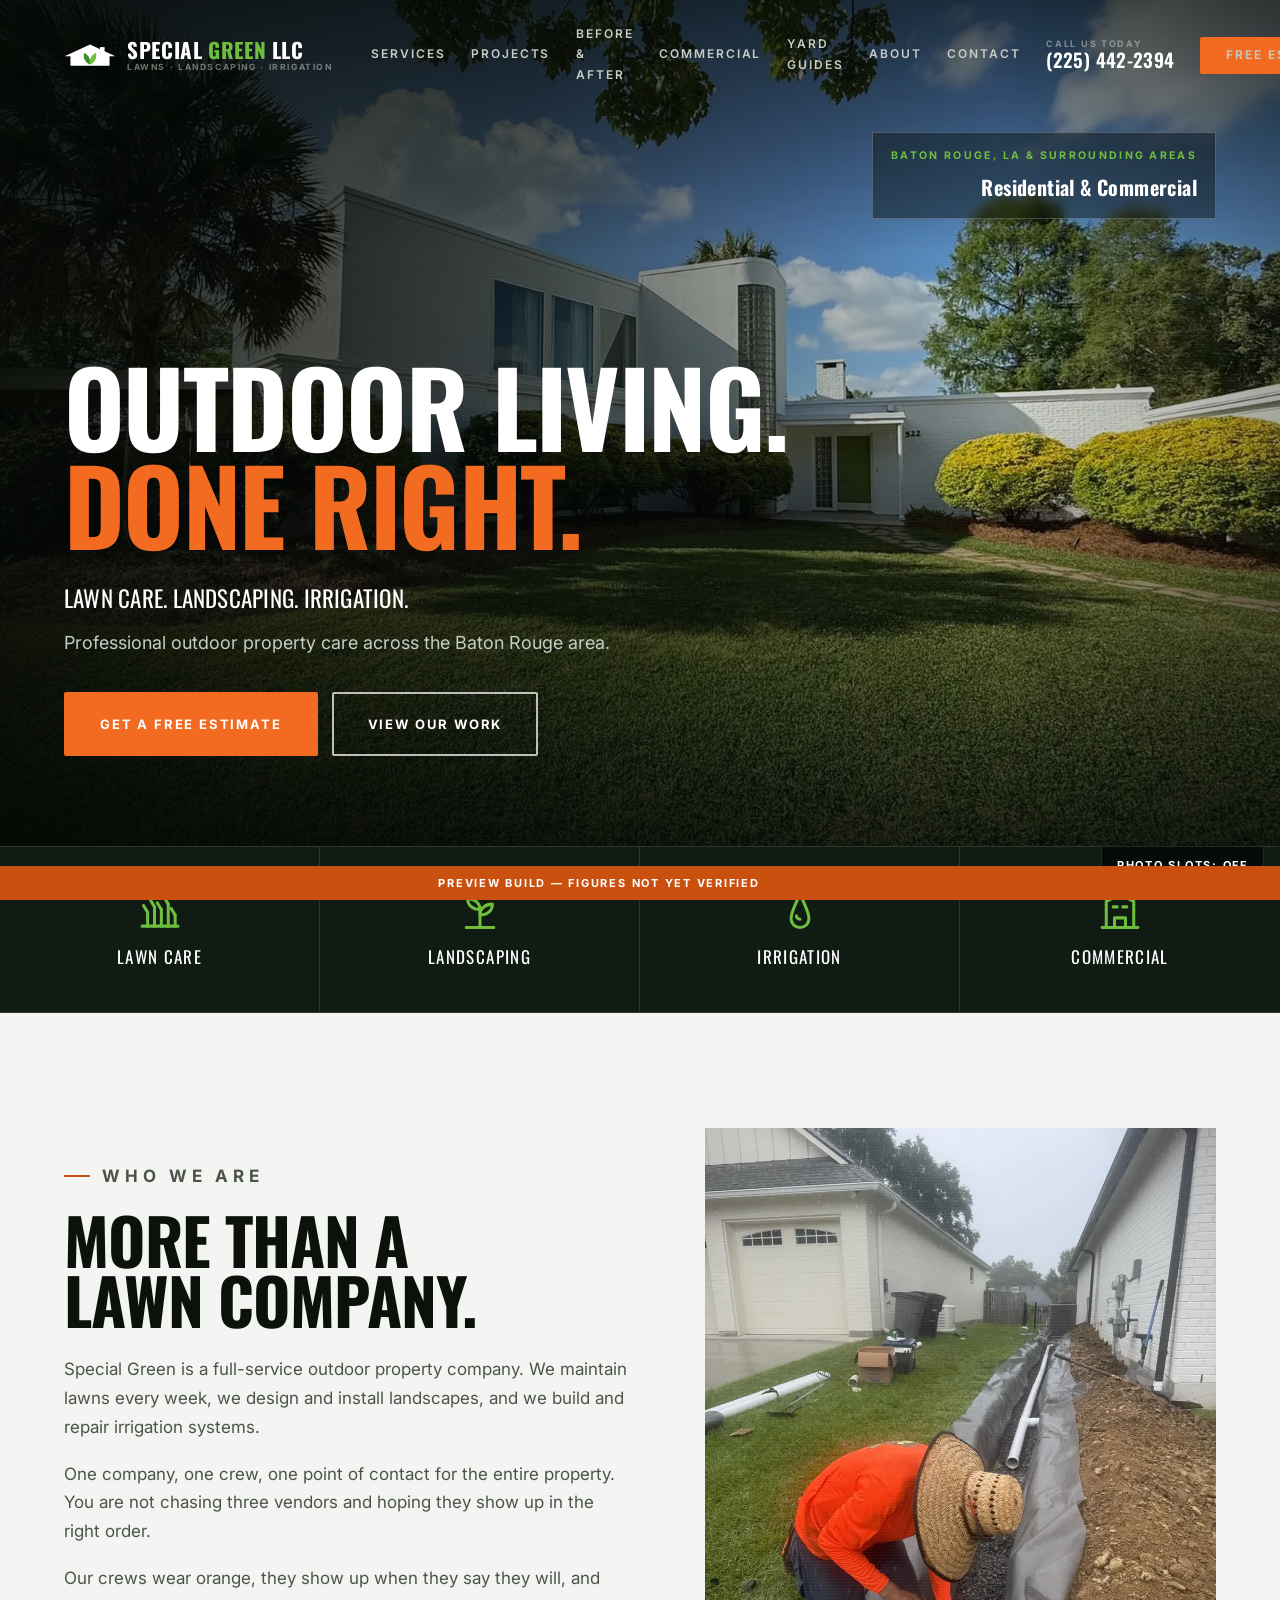
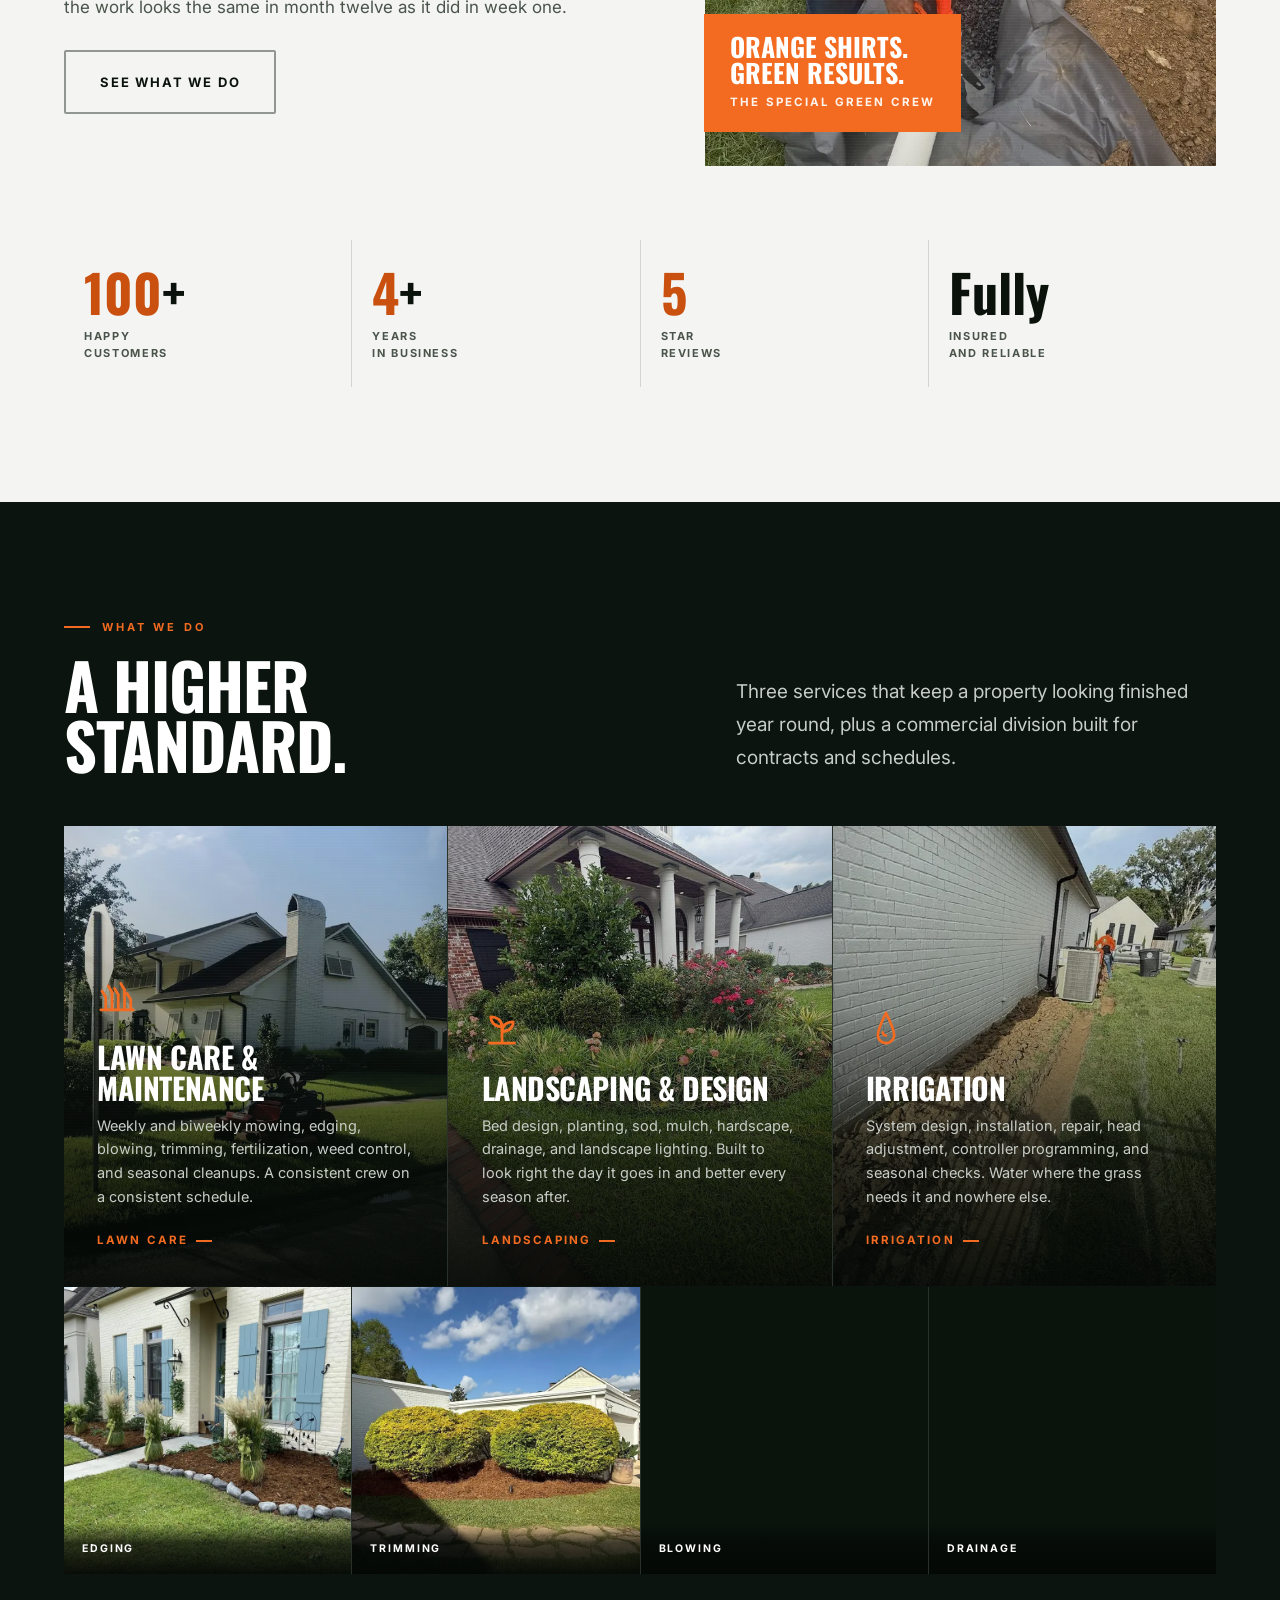
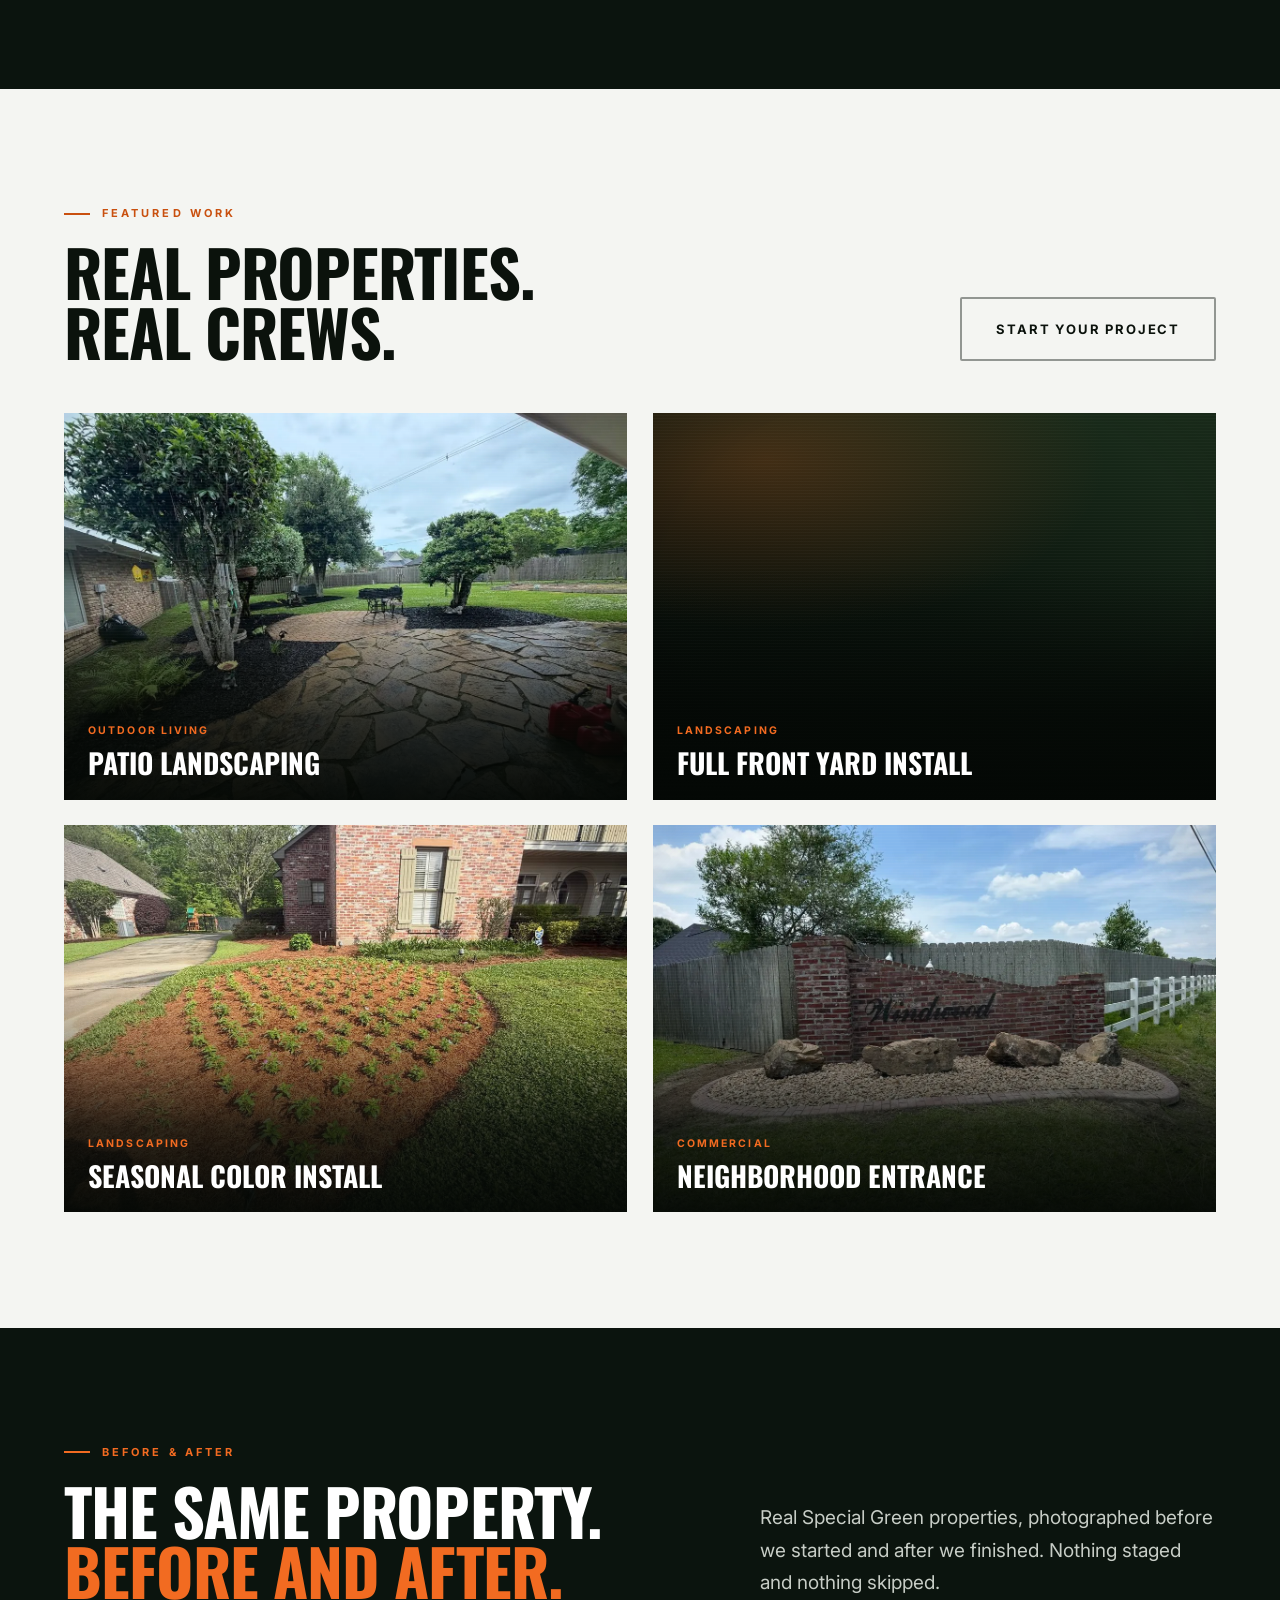
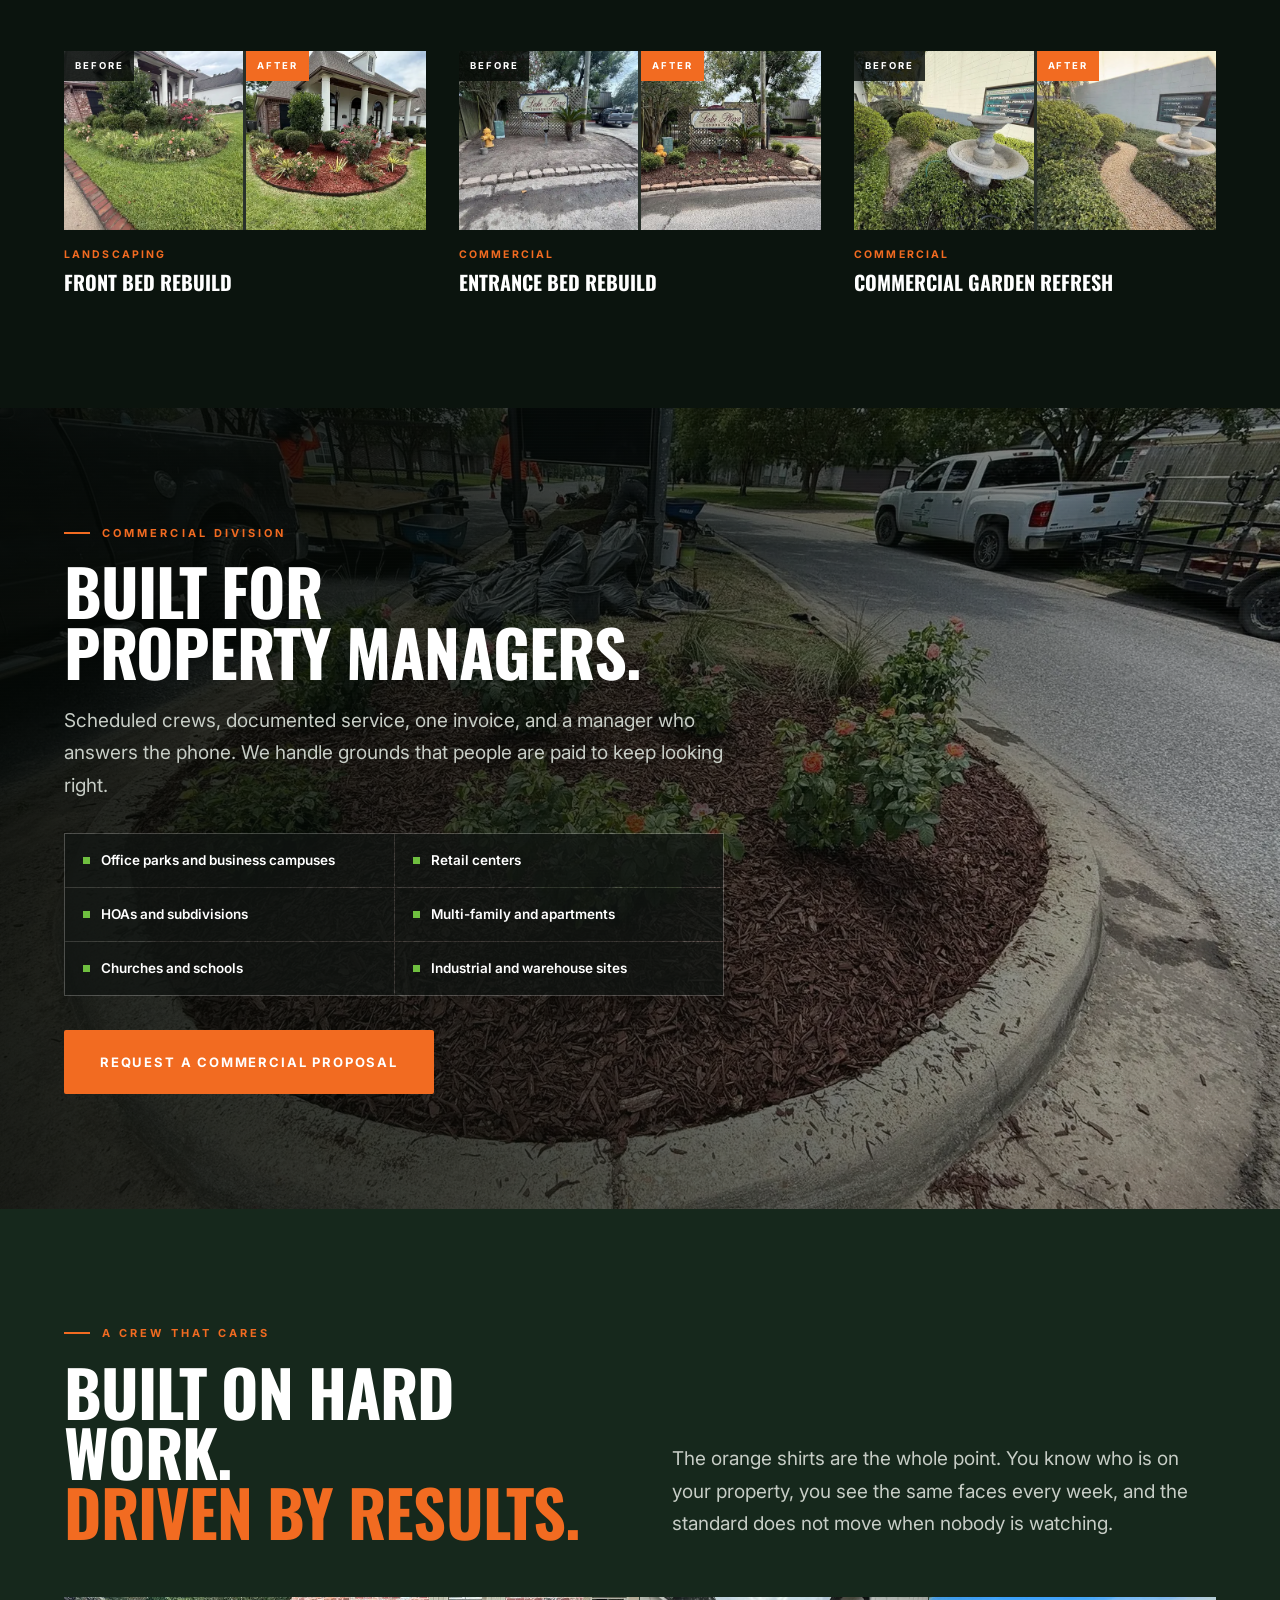
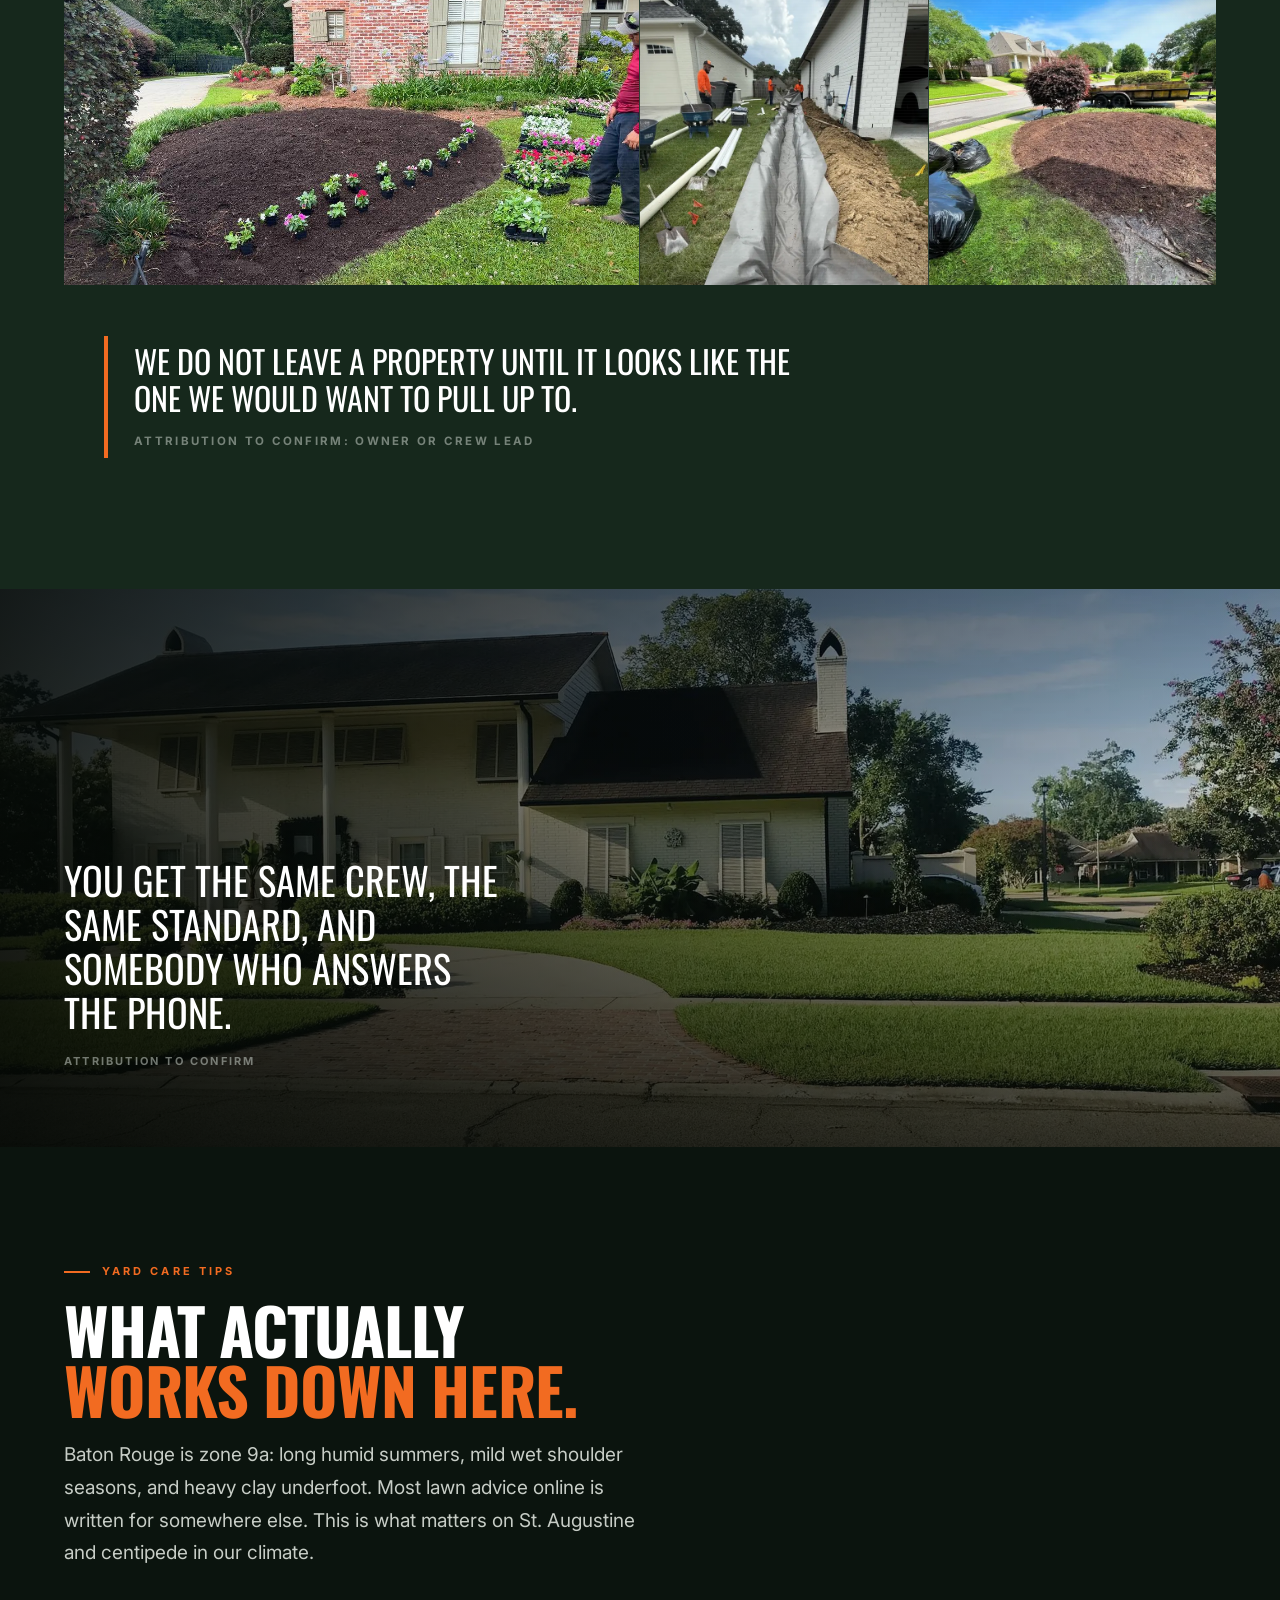
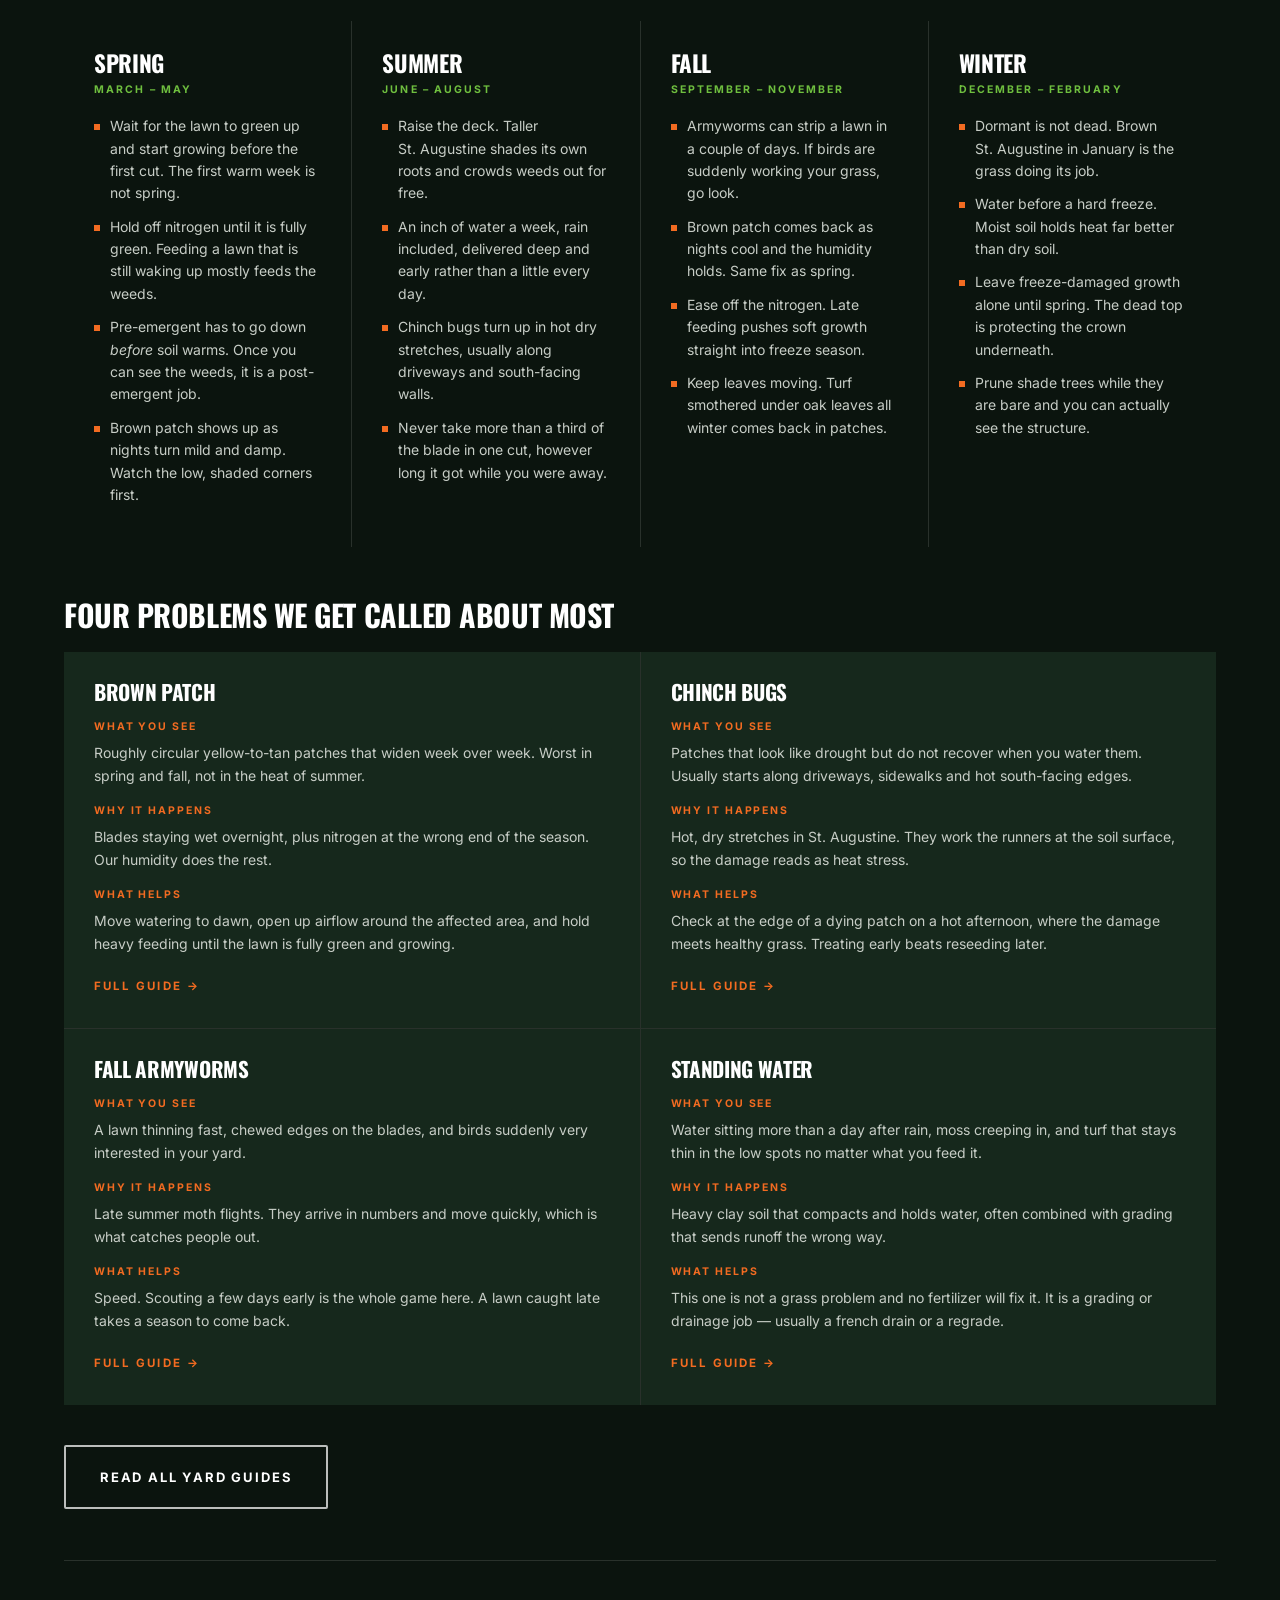
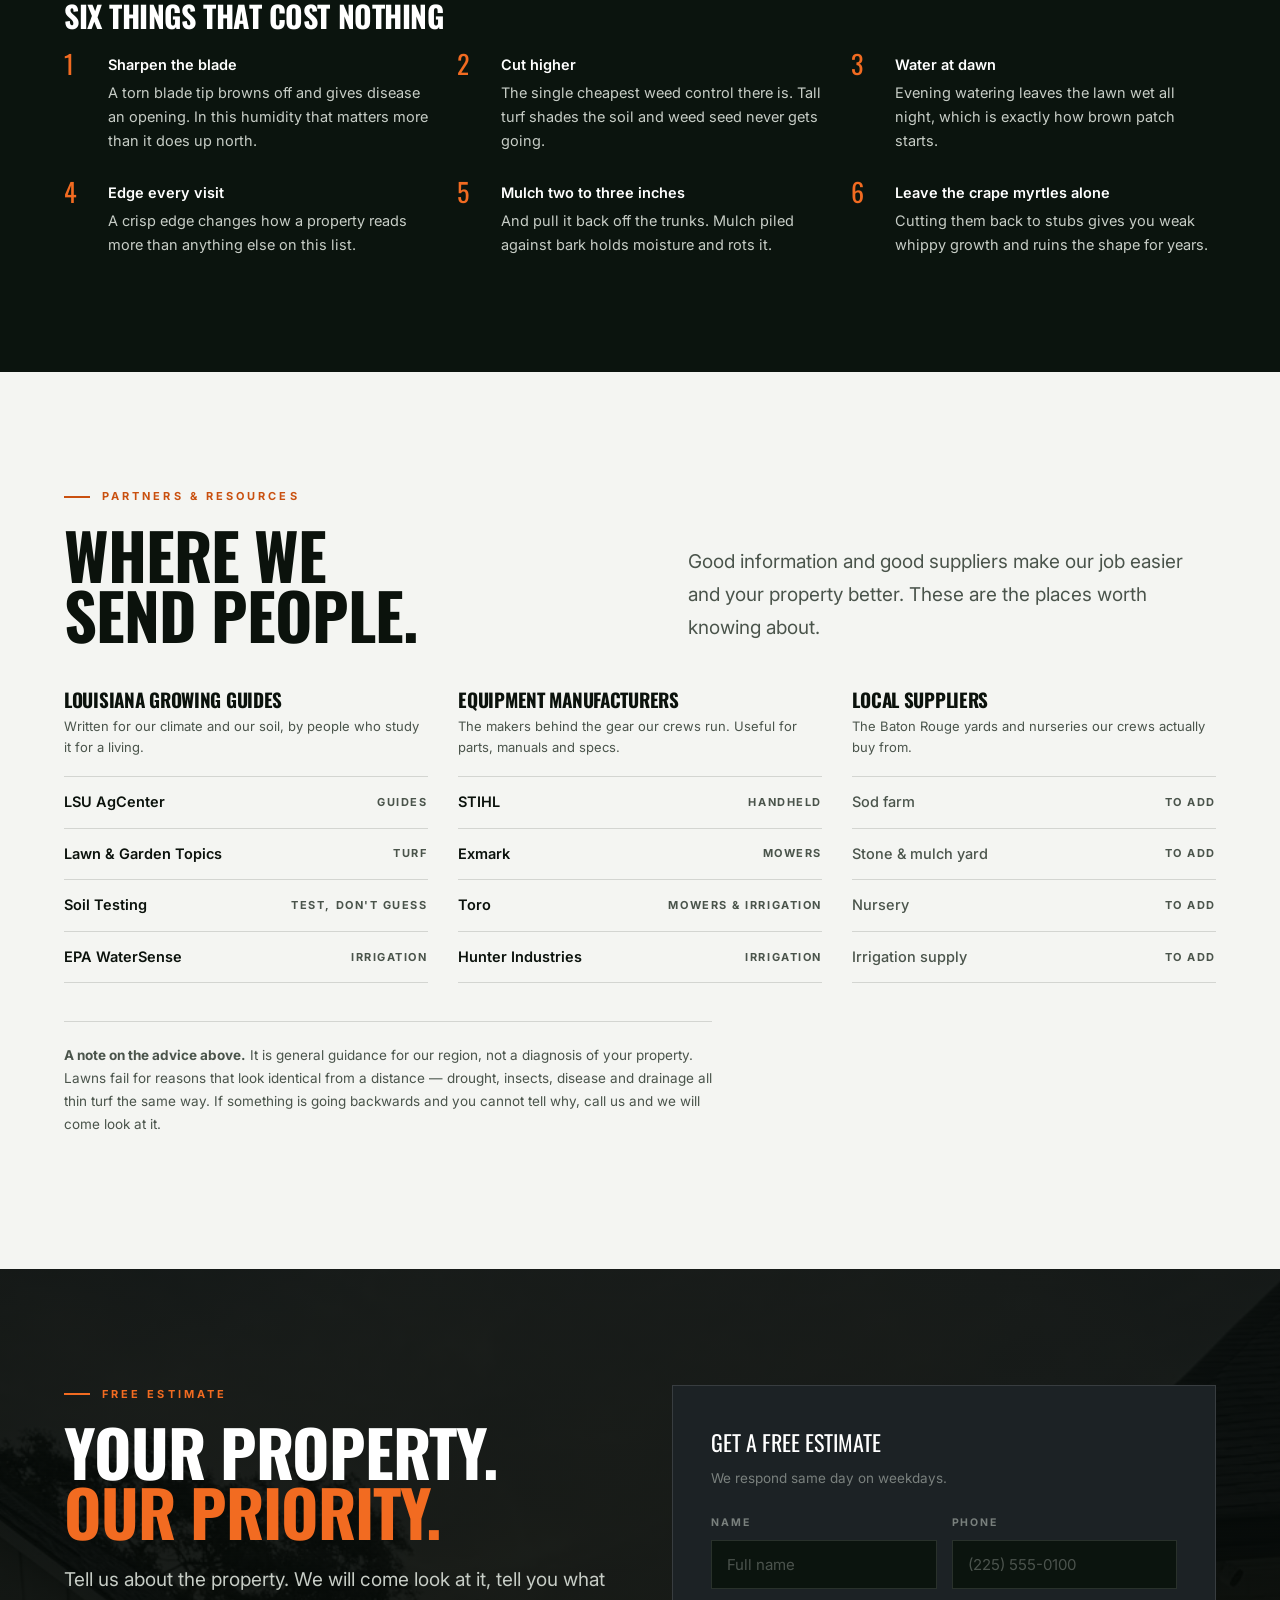
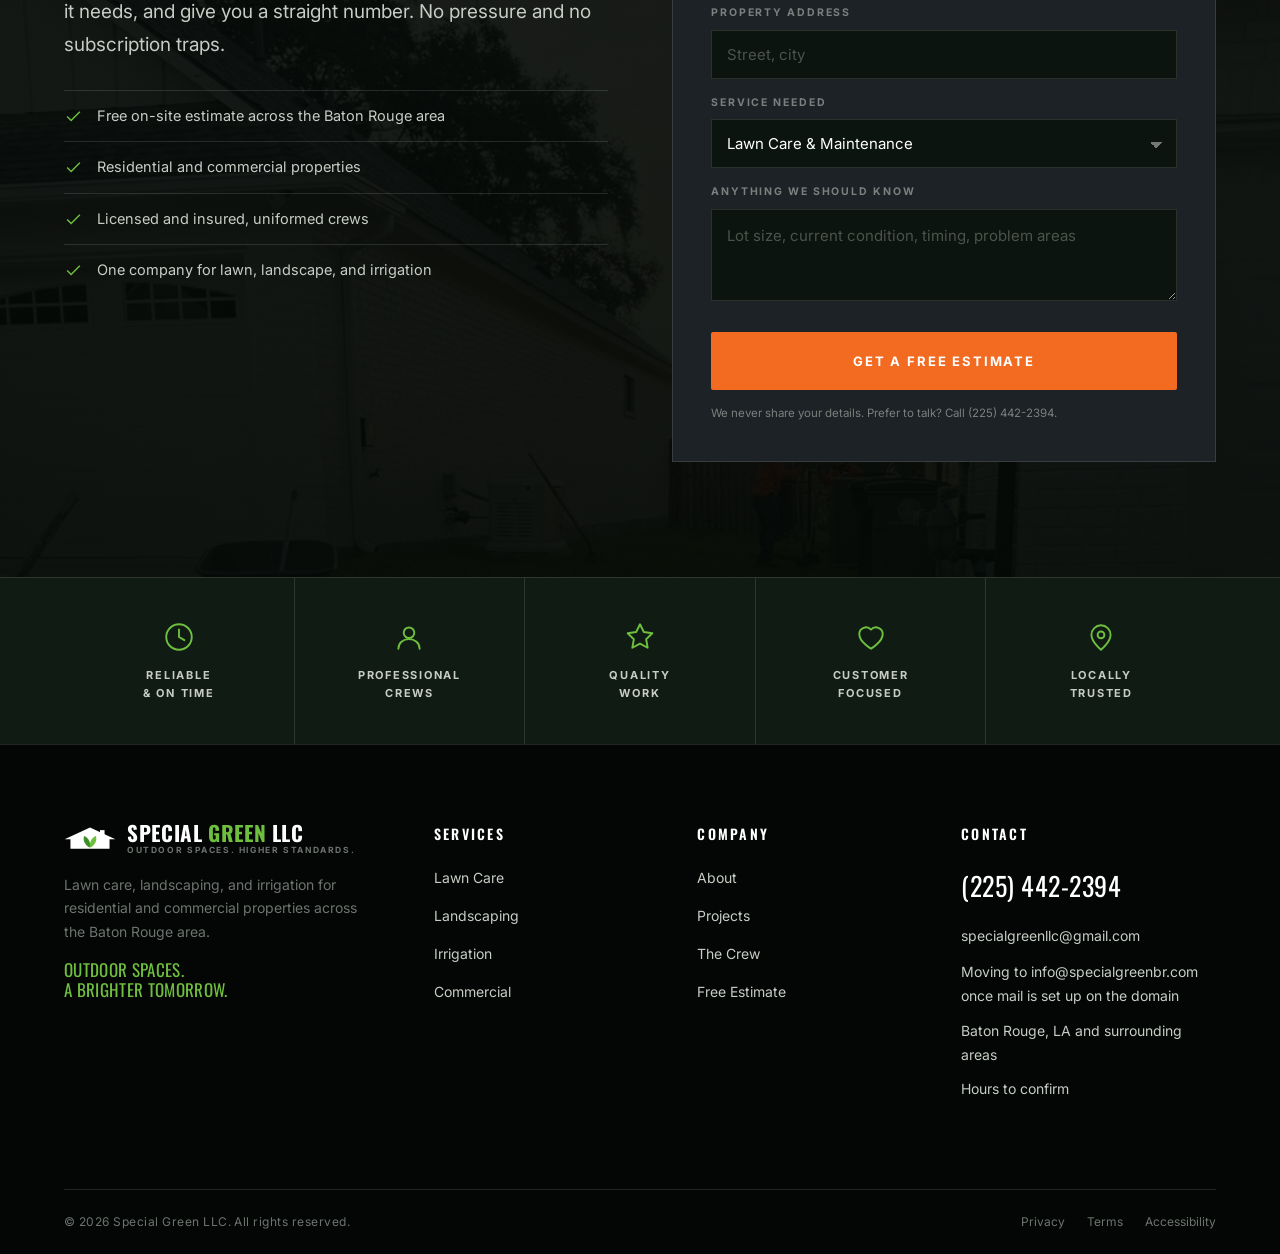
<file: index.html>
<!doctype html>
<html lang="en">
<head>
<meta charset="utf-8"/>
<meta name="viewport" content="width=device-width,initial-scale=1"/>
<title>Special Green — Outdoor Living. Done Right. | Baton Rouge</title>
<meta name="description" content="Lawn care, landscaping, and irrigation across the Baton Rouge area. Residential and commercial outdoor property care."/>
<meta name="theme-color" content="#060A07"/>
<link rel="icon" type="image/svg+xml" href="brand/favicon.svg"/>
<link rel="apple-touch-icon" href="brand/favicon.svg"/>
<meta name="robots" content="noindex,nofollow"/>
<link rel="canonical" href="https://specialgreenbr.com/"/>
<meta property="og:type" content="website"/>
<meta property="og:site_name" content="Special Green"/>
<meta property="og:url" content="https://specialgreenbr.com/"/>
<meta property="og:title" content="Special Green — Outdoor Living. Done Right."/>
<meta property="og:description" content="Lawn care, landscaping, and irrigation across the Baton Rouge area. Residential and commercial."/>
<meta property="og:image" content="https://specialgreenbr.com/assets/og-hero.jpg"/>
<meta name="twitter:card" content="summary_large_image"/>
<link rel="preconnect" href="https://fonts.googleapis.com"/>
<link rel="preconnect" href="https://fonts.gstatic.com" crossorigin/>
<link href="https://fonts.googleapis.com/css2?family=Oswald:wght@500;600;700&family=Inter:wght@400;500;600;700&display=swap" rel="stylesheet"/>
<style>
/* ========================================================================
   SPECIAL GREEN — reference homepage
   Dark green / black base, orange accent, cinematic photography.
   Section rhythm: dark hero, dark strip, white, dark, white, dark, dark,
   white, dark CTA, dark footer. Seven of ten sections are dark by design.
   ======================================================================== */

:root{
  /* base */
  --black-green:#0B140E;      /* deep green - page background */
  --forest:#16281C;           /* forest green - secondary surface */
  --charcoal:#1C2225;         /* charcoal - secondary surface */
  --near-black:#101B13;       /* dark green - secondary surface */
  --white:#FFFFFF;
  --soft:#C7CDC6;             /* soft gray / off-white - secondary text */
  --faint:rgba(199,205,198,.55);

  /* accents */
  --orange:#F26B21;
  --orange-hot:#FF7C2E;
  --orange-deep:#C9500F;
  --fresh:#6FBF3F;
  --green-deep:#3E8E28;

  /* white sections */
  --paper:#F4F5F2;
  --paper-2:#FFFFFF;
  --ink:#0B120C;
  --ink-soft:#4A544B;
  --hair-dark:rgba(255,255,255,.12);
  --hair-light:rgba(11,18,12,.14);

  --head:"Oswald","Arial Narrow",Impact,"Haettenschweiler",sans-serif;
  --body:"Inter",-apple-system,BlinkMacSystemFont,"Segoe UI",Helvetica,Arial,sans-serif;

  --gutter:clamp(20px,5vw,64px);
  --max:1280px;
  color-scheme:dark;
}

*,*::before,*::after{box-sizing:border-box}
html{scroll-behavior:smooth}
@media (prefers-reduced-motion:reduce){html{scroll-behavior:auto}*{animation:none!important;transition:none!important}}

body{
  margin:0;
  background:var(--black-green);
  color:var(--white);
  font-family:var(--body);
  font-size:16px;
  line-height:1.7;
  -webkit-font-smoothing:antialiased;
  overflow-x:hidden;
}

img{max-width:100%;display:block}
a{color:inherit;text-decoration:none}
:focus-visible{outline:3px solid var(--orange);outline-offset:3px}
.light :focus-visible{outline-color:var(--orange-deep)}
.skip{position:absolute;left:-9999px;top:0;z-index:99;background:var(--orange);color:#fff;padding:14px 20px;font-weight:700;letter-spacing:.14em;text-transform:uppercase;font-size:12px}
.skip:focus{left:0}
.staging-bar{position:fixed;left:0;right:0;bottom:0;z-index:95;background:var(--orange-deep);color:#fff;
  font-size:11px;font-weight:700;letter-spacing:.16em;text-transform:uppercase;text-align:center;
  padding:9px 96px 9px 14px;line-height:1.5}
.slot-toggle{bottom:52px}
@media (max-width:600px){.staging-bar{padding:8px 14px;font-size:9.5px;letter-spacing:.1em}.slot-toggle{bottom:60px}}

/* ---------- type ---------- */
h1,h2,h3,.h{
  font-family:var(--head);
  font-weight:700;
  text-transform:uppercase;
  letter-spacing:-.015em;
  line-height:.94;
  font-stretch:condensed;
  margin:0;
}
h1{font-size:clamp(44px,8.2vw,104px)}
h2{font-size:clamp(32px,5vw,66px)}
h3{font-size:clamp(20px,2.4vw,30px);line-height:1.05}
.accent{color:var(--orange)}
p{margin:0 0 18px}
.lead{font-size:clamp(16px,1.5vw,19px);line-height:1.72;color:var(--soft)}
.eyebrow{
  font-family:var(--body);
  font-size:11px;font-weight:700;letter-spacing:.28em;text-transform:uppercase;
  color:var(--orange);margin:0 0 18px;display:flex;align-items:center;gap:12px;
}
.eyebrow::before{content:"";width:26px;height:2px;background:var(--orange);flex:none}
.eyebrow.green{color:var(--fresh)}
.eyebrow.green::before{background:var(--fresh)}

/* ---------- layout ---------- */
.wrap{max-width:var(--max);margin:0 auto;padding-inline:var(--gutter)}
section{position:relative;scroll-margin-top:84px}
.pad{padding-block:clamp(72px,9vw,132px)}
.dark{background:var(--black-green);color:var(--white)}
.forest{background:var(--forest);color:var(--white)}
.light{background:var(--paper);color:var(--ink)}
.light .lead{color:var(--ink-soft)}
.light .eyebrow{color:var(--orange-deep)}
.light .eyebrow::before{background:var(--orange-deep)}

/* ---------- photo slots ----------
   Cinematic placeholder treatment: dark base, warm directional light,
   contrast, vignette, grain. Replace background-image with the real
   Special Green photograph named in data-shot. ------------------------ */
.shot img{position:absolute;inset:0;width:100%;height:100%;object-fit:cover;display:block;z-index:0}
.shot{
  position:relative;overflow:hidden;isolation:isolate;background-color:#0A130C;
  background-image:
    radial-gradient(120% 90% at 78% 8%, rgba(242,107,33,.30), transparent 58%),
    radial-gradient(90% 70% at 12% 92%, rgba(111,191,63,.16), transparent 60%),
    linear-gradient(168deg,#16281a 0%,#0C170F 46%,#050806 100%);
  background-size:cover;background-position:center;background-repeat:no-repeat;
}
.shot::after{ /* vignette + grain */
  content:"";position:absolute;inset:0;z-index:1;pointer-events:none;
  background:
    radial-gradient(100% 100% at 50% 40%, transparent 46%, rgba(0,0,0,.32) 100%),
    repeating-linear-gradient(0deg,rgba(255,255,255,.022) 0 1px,transparent 1px 3px);
}
.shot.v2{background-image:radial-gradient(110% 80% at 20% 12%,rgba(242,107,33,.22),transparent 55%),linear-gradient(200deg,#1B2E1C 0%,#0A130C 52%,#040705 100%)}
.shot.v3{background-image:radial-gradient(120% 100% at 50% 100%,rgba(255,140,60,.34),transparent 60%),linear-gradient(180deg,#0A1410 0%,#132018 55%,#050906 100%)}
.shot.v4{background-image:radial-gradient(90% 90% at 85% 85%,rgba(111,191,63,.20),transparent 58%),linear-gradient(150deg,#101C14 0%,#080F0A 60%,#030604 100%)}
.shot.v5{background-image:radial-gradient(120% 90% at 30% 20%,rgba(242,107,33,.40),transparent 52%),linear-gradient(200deg,#20130B 0%,#0D1410 55%,#040705 100%)}
.shot.v6{background-image:radial-gradient(100% 80% at 60% 0%,rgba(199,209,196,.16),transparent 55%),linear-gradient(190deg,#131E16 0%,#0A110C 60%,#040604 100%)}

/* slot label, toggled */
.shot[data-shot]::marker{content:none}
.slot-tag{
  position:absolute;z-index:4;left:14px;bottom:14px;right:14px;
  font-family:var(--body);font-size:10.5px;font-weight:700;letter-spacing:.13em;
  text-transform:uppercase;line-height:1.5;color:#0B120C;background:var(--fresh);
  padding:8px 10px;display:none;
}
body.slots .slot-tag{display:block}
.slot-toggle{
  position:fixed;right:16px;bottom:16px;z-index:90;
  font-family:var(--body);font-size:11px;font-weight:700;letter-spacing:.16em;
  text-transform:uppercase;color:var(--white);background:rgba(6,10,7,.9);
  border:1px solid var(--hair-dark);padding:11px 15px;cursor:pointer;
  backdrop-filter:blur(8px);
}
.slot-toggle:hover{border-color:var(--orange);color:var(--orange)}
@media print{.slot-toggle,.slot-tag{display:none!important}}

/* ---------- 8. YARD CARE TIPS ---------- */
.tips-head{max-width:60ch;margin-bottom:clamp(34px,4vw,54px)}
.tips-head h2{margin-bottom:20px}
.season-grid{display:grid;grid-template-columns:repeat(4,1fr);gap:1px;background:var(--hair-dark);margin-bottom:clamp(34px,4vw,54px)}
.season{background:var(--black-green);padding:clamp(22px,2.4vw,30px)}
.season h3{font-size:clamp(18px,1.9vw,23px);margin-bottom:6px}
.season .mo{display:block;font-size:10.5px;font-weight:700;letter-spacing:.2em;text-transform:uppercase;color:var(--fresh);margin-bottom:16px}
.season ul{list-style:none;margin:0;padding:0}
.season li{font-size:14px;line-height:1.6;color:var(--soft);padding-left:16px;position:relative;margin-bottom:11px}
.season li::before{content:"";position:absolute;left:0;top:9px;width:6px;height:6px;background:var(--orange)}
@media (max-width:1000px){.season-grid{grid-template-columns:repeat(2,1fr)}}
@media (max-width:600px){.season-grid{grid-template-columns:1fr}}

.prob-grid{display:grid;grid-template-columns:repeat(2,1fr);gap:1px;background:var(--hair-dark)}
.prob{background:var(--forest);padding:clamp(22px,2.4vw,30px)}
.prob h4{font-size:clamp(17px,1.7vw,21px);margin-bottom:12px;color:var(--white)}
.prob dt{font-size:10.5px;font-weight:700;letter-spacing:.18em;text-transform:uppercase;color:var(--orange);margin-bottom:5px}
.prob dd{margin:0 0 15px;font-size:14px;line-height:1.65;color:var(--soft)}
.prob dd:last-child{margin-bottom:0}
@media (max-width:760px){.prob-grid{grid-template-columns:1fr}}

.wins{margin-top:clamp(34px,4vw,54px);border-top:1px solid var(--hair-dark);padding-top:clamp(28px,3vw,40px)}
.wins h3{margin-bottom:22px}
.wins ol{list-style:none;counter-reset:w;margin:0;padding:0;display:grid;grid-template-columns:repeat(3,1fr);gap:clamp(18px,2.2vw,30px)}
.wins li{counter-increment:w;position:relative;padding-left:44px;font-size:14.5px;line-height:1.65;color:var(--soft)}
.wins li::before{content:counter(w);position:absolute;left:0;top:-2px;font-family:var(--head);font-size:26px;line-height:1;color:var(--orange)}
.wins b{display:block;color:var(--white);font-weight:600;margin-bottom:4px}
@media (max-width:860px){.wins ol{grid-template-columns:1fr}}

/* ---------- 9. PARTNERS AND RESOURCES ---------- */
.res-head{display:flex;align-items:flex-end;justify-content:space-between;gap:30px;flex-wrap:wrap;margin-bottom:clamp(30px,3.6vw,48px)}
.res-head h2{max-width:14ch}
.res-head .lead{max-width:44ch;margin:0}
.res-grid{display:grid;grid-template-columns:repeat(3,1fr);gap:clamp(20px,2.4vw,32px)}
.res-col h3{font-size:clamp(16px,1.6vw,19px);color:var(--ink);margin-bottom:6px}
.res-col .sub{font-size:13px;line-height:1.6;color:var(--ink-soft);margin:0 0 18px}
.res-col ul{list-style:none;margin:0;padding:0;border-top:1px solid var(--hair-light)}
.res-col li{border-bottom:1px solid var(--hair-light)}
.res-col a,.res-col span.pending{display:block;padding:13px 0;font-size:14.5px;font-weight:600;color:var(--ink);
  display:flex;align-items:center;justify-content:space-between;gap:12px;transition:color .18s ease}
.res-col a:hover{color:var(--orange-deep)}
.res-col a em{font-style:normal;font-size:11px;font-weight:700;letter-spacing:.14em;text-transform:uppercase;color:var(--ink-soft);flex:none}
.res-col a:hover em{color:var(--orange-deep)}
.res-col span.pending{color:var(--ink-soft);font-weight:500}
.res-col span.pending em{font-style:normal;font-size:11px;font-weight:700;letter-spacing:.14em;text-transform:uppercase;flex:none}
.res-note{margin-top:clamp(26px,3vw,38px);padding-top:22px;border-top:1px solid var(--hair-light);
  font-size:13.5px;line-height:1.7;color:var(--ink-soft);max-width:72ch}
@media (max-width:860px){.res-grid{grid-template-columns:1fr;gap:34px}}

/* ---------- buttons: rectangular, minimal radius, bold uppercase ---------- */
.btn{
  display:inline-flex;align-items:center;justify-content:center;gap:10px;
  font-family:var(--body);font-size:13px;font-weight:700;letter-spacing:.14em;
  text-transform:uppercase;padding:19px 34px;border-radius:2px;border:2px solid transparent;
  cursor:pointer;transition:background .18s ease,color .18s ease,border-color .18s ease,transform .18s ease;
  white-space:nowrap;
}
.btn--primary{background:var(--orange);color:var(--white);border-color:var(--orange)}
.btn--primary:hover{background:var(--orange-hot);border-color:var(--orange-hot)}
.btn--ghost{background:transparent;color:var(--white);border-color:rgba(255,255,255,.72)}
.btn--ghost:hover{background:var(--white);color:var(--black-green);border-color:var(--white)}
.btn--dark{background:transparent;color:var(--ink);border-color:rgba(11,18,12,.42)}
.btn--dark:hover{background:var(--ink);color:var(--white);border-color:var(--ink)}
.btn--sm{padding:14px 24px;font-size:11.5px}
.btn:active{transform:translateY(1px)}

/* ---------- header ---------- */
.header{
  position:fixed;top:0;left:0;right:0;z-index:80;
  transition:background .25s ease,border-color .25s ease,padding .25s ease;
  border-bottom:1px solid transparent;padding-block:18px;
}
.header.stuck{background:rgba(6,10,7,.94);border-bottom-color:var(--hair-dark);backdrop-filter:blur(12px);padding-block:12px}
.header .wrap{display:flex;align-items:center;gap:clamp(16px,3vw,44px)}
.logo{display:flex;align-items:center;gap:11px;flex:none}
.logo .mark{width:52px;height:auto;flex:none}
.logo .mark .body{fill:var(--white)}
.logo .mark .leaf-a{fill:var(--fresh)}
.logo .mark .leaf-b{fill:var(--green-deep)}
.logo .wordmark{display:flex;flex-direction:column;gap:3px;line-height:1}
.logo b{font-family:var(--head);font-size:21px;font-weight:700;text-transform:uppercase;letter-spacing:.03em;white-space:nowrap}
.logo i{font-style:normal;color:var(--fresh)}
.logo em{font-style:normal;font-family:var(--body);font-size:8.5px;font-weight:700;letter-spacing:.19em;text-transform:uppercase;color:var(--faint);white-space:nowrap}
@media (max-width:420px){.logo .mark{width:28px;height:28px}.logo b{font-size:17px}.logo em{font-size:7.5px;letter-spacing:.14em}}
.nav{display:flex;gap:clamp(14px,2vw,30px);margin-left:auto;align-items:center}
.nav a{font-size:12px;font-weight:600;letter-spacing:.16em;text-transform:uppercase;color:var(--soft);padding-block:6px;border-bottom:2px solid transparent}
.nav a:hover{color:var(--white);border-bottom-color:var(--orange)}
.header .tel{font-family:var(--head);font-size:19px;letter-spacing:.02em;color:var(--white);display:flex;flex-direction:column;line-height:1.1;white-space:nowrap}
.header .tel-lbl{font-family:var(--body);font-size:9px;font-weight:700;letter-spacing:.19em;text-transform:uppercase;color:var(--faint)}
.header .tel:hover{color:var(--orange)}
.burger{display:none;margin-left:auto;background:none;border:1px solid var(--hair-dark);padding:11px 13px;cursor:pointer}
.burger span{display:block;width:20px;height:2px;background:var(--white);margin:4px 0}
@media (max-width:960px){
  .nav,.header .tel{display:none}
  .burger{display:block}
  .header.open .nav{
    display:flex;position:absolute;top:100%;left:0;right:0;flex-direction:column;
    align-items:flex-start;gap:0;background:var(--black-green);
    border-top:1px solid var(--hair-dark);padding:8px var(--gutter) 22px;margin:0;
  }
  .header.open .nav a{width:100%;padding:15px 0;border-bottom:1px solid var(--hair-dark)}
  .header.open .nav .btn{margin-top:16px;width:100%}
}

/* ---------- 1. HERO ---------- */
.hero{position:relative;min-height:min(94vh,900px);display:flex;align-items:flex-end;overflow:hidden}
.hero .shot{position:absolute;inset:0}
.hero .veil{
  position:absolute;inset:0;z-index:2;
  background:
    linear-gradient(90deg,rgba(4,8,5,.88) 0%,rgba(4,8,5,.60) 42%,rgba(4,8,5,.12) 78%,rgba(4,8,5,.34) 100%),
    linear-gradient(180deg,rgba(4,8,5,.64) 0%,transparent 30%,transparent 50%,rgba(4,8,5,.80) 100%);
}
.hero .wrap{position:relative;z-index:3;padding-top:170px;padding-bottom:clamp(56px,7vw,96px);width:100%}
.hero h1{margin-bottom:26px}
.hero .sub{max-width:62ch;margin-bottom:34px}
.hero .sub .svc{
  font-family:var(--head);font-size:clamp(17px,2vw,23px);letter-spacing:.01em;
  text-transform:uppercase;color:var(--white);display:block;margin-bottom:10px;
}
.hero .sub p{color:var(--soft);font-size:clamp(15px,1.5vw,18px);margin:0}
.hero .cta{display:flex;gap:14px;flex-wrap:wrap}
.hero .badge{
  position:absolute;z-index:3;right:var(--gutter);top:132px;
  border:1px solid rgba(255,255,255,.22);padding:14px 18px;text-align:right;
  background:rgba(6,10,7,.42);backdrop-filter:blur(4px);
}
.hero .badge span{display:block;font-size:10.5px;letter-spacing:.22em;text-transform:uppercase;color:var(--fresh);font-weight:700}
.hero .badge strong{display:block;font-family:var(--head);font-size:20px;letter-spacing:.02em;margin-top:5px}
@media (max-width:860px){.hero .badge{display:none}.hero .cta .btn{flex:1 1 100%}}

/* ---------- 2. SERVICES STRIP ---------- */
.strip{background:var(--near-black);border-top:1px solid var(--hair-dark);border-bottom:1px solid var(--hair-dark)}
.strip .wrap{padding-inline:0;max-width:none}
.strip ul{list-style:none;margin:0;padding:0;display:grid;grid-template-columns:repeat(4,1fr)}
.strip li{border-right:1px solid var(--hair-dark)}
.strip li:last-child{border-right:0}
.strip a{
  display:flex;flex-direction:column;align-items:center;gap:14px;text-align:center;
  padding:clamp(26px,3.4vw,42px) 12px;transition:background .2s ease;
  border-bottom:3px solid transparent;height:100%;justify-content:center;
}
.strip a:hover{background:var(--forest);border-bottom-color:var(--orange)}
.strip svg{width:44px;height:44px;stroke:var(--fresh);fill:none;stroke-width:2.2;stroke-linecap:round;stroke-linejoin:round;transition:stroke .2s ease}
.strip a:hover svg{stroke:var(--orange)}
.strip .lbl{font-family:var(--head);font-size:clamp(13px,1.35vw,17px);letter-spacing:.08em;text-transform:uppercase;line-height:1.15}
@media (max-width:760px){
  .strip ul{grid-template-columns:repeat(2,1fr)}
  .strip li:nth-child(even){border-right:0}
  .strip li:nth-child(n+3){border-top:1px solid var(--hair-dark)}
  .strip svg{width:34px;height:34px}
}

/* ---------- 3. WHITE POSITIONING ---------- */
.position{display:grid;grid-template-columns:1.05fr .95fr;gap:clamp(36px,6vw,86px);align-items:center}
.position .copy h2{margin-bottom:26px;color:var(--ink)}
.position .copy p{color:var(--ink-soft);font-size:17px;max-width:54ch}
.position .art{position:relative;aspect-ratio:4/5;min-height:340px}
.position .art .shot{position:absolute;inset:0}
.position .art .tab{
  position:absolute;z-index:5;left:-1px;bottom:34px;background:var(--orange);color:var(--white);
  padding:20px 26px;max-width:78%;
}
.position .art .tab strong{display:block;font-family:var(--head);font-size:26px;line-height:1;text-transform:uppercase}
.position .art .tab span{display:block;font-size:11.5px;font-weight:700;letter-spacing:.18em;text-transform:uppercase;margin-top:7px;opacity:.92}
.stats{display:grid;grid-template-columns:repeat(4,1fr);gap:1px;background:var(--hair-light);margin-top:clamp(46px,6vw,74px)}
.stats div{background:var(--paper);padding:26px 20px}
.stats b{display:block;font-family:var(--head);font-size:clamp(34px,4.4vw,52px);line-height:1;color:var(--ink)}
.stats b em{font-style:normal;color:var(--orange-deep)}
.stats span{display:block;font-size:11px;font-weight:700;letter-spacing:.15em;text-transform:uppercase;color:var(--ink-soft);margin-top:10px;line-height:1.5}
@media (max-width:900px){.position{grid-template-columns:1fr}.position .art{order:-1;aspect-ratio:16/10;min-height:0}.stats{grid-template-columns:repeat(2,1fr)}}

/* ---------- 4. DARK SERVICES SHOWCASE ---------- */
.svc-head{display:flex;align-items:flex-end;justify-content:space-between;gap:30px;margin-bottom:clamp(34px,4vw,56px);flex-wrap:wrap}
.svc-head h2{max-width:16ch}
.svc-grid{display:grid;grid-template-columns:repeat(3,1fr);gap:1px;background:var(--hair-dark)}
.card{position:relative;background:var(--black-green);min-height:460px;display:flex;flex-direction:column;justify-content:flex-end;overflow:hidden}
.card .shot{position:absolute;inset:0;transition:transform .5s ease}
.card:hover .shot{transform:scale(1.045)}
.card .veil{position:absolute;inset:0;z-index:2;background:linear-gradient(180deg,rgba(4,8,5,.05) 0%,rgba(4,8,5,.30) 40%,rgba(4,8,5,.80) 72%,rgba(4,8,5,.94) 100%)}
.card .in{position:relative;z-index:3;padding:clamp(24px,2.6vw,34px)}
.card h3{max-width:20ch}
.card .ico{width:40px;height:40px;stroke:var(--orange);fill:none;stroke-width:2.2;stroke-linecap:round;stroke-linejoin:round;margin-bottom:16px}
.card h3{margin-bottom:10px}
.card p{color:var(--soft);font-size:14.5px;line-height:1.65;margin:0 0 16px}
.card .more{font-size:11.5px;font-weight:700;letter-spacing:.18em;text-transform:uppercase;color:var(--orange);display:inline-flex;align-items:center;gap:8px}
.card:hover .more{gap:14px}
.card .more::after{content:"";width:16px;height:1.5px;background:var(--orange);transition:width .2s ease}
.card:hover .more::after{width:24px}
@media (max-width:1000px){.svc-grid{grid-template-columns:repeat(2,1fr)}.card:last-child{grid-column:1/-1;min-height:360px}}
@media (max-width:660px){.svc-grid{grid-template-columns:1fr}.card:last-child{grid-column:auto}.card{min-height:340px}}

/* ---------- SERVICE DETAIL STRIP ---------- */
.detail{display:grid;grid-template-columns:repeat(4,1fr);gap:1px;background:var(--hair-dark);margin-top:1px}
.detail figure{position:relative;margin:0;aspect-ratio:1/1;overflow:hidden;background:#0A130C}
.detail img{width:100%;height:100%;object-fit:cover;display:block;transition:transform .5s ease}
.detail figure:hover img{transform:scale(1.05)}
.detail figcaption{position:absolute;z-index:2;left:0;right:0;bottom:0;padding:16px 18px;
  background:linear-gradient(180deg,rgba(4,8,5,0) 0%,rgba(4,8,5,.72) 38%,rgba(4,8,5,.97) 100%);
  font-size:10.5px;font-weight:700;letter-spacing:.18em;text-transform:uppercase;color:var(--white)}
@media (max-width:820px){.detail{grid-template-columns:repeat(2,1fr)}}

/* ---------- BEFORE AND AFTER ---------- */
.ba-grid{display:grid;grid-template-columns:repeat(3,1fr);gap:clamp(20px,2.6vw,34px)}
.ba{margin:0}
.ba .pair{display:grid;grid-template-columns:1fr 1fr;gap:3px;background:var(--hair-dark)}
.ba .half{position:relative;aspect-ratio:1/1;overflow:hidden;background:#0A130C}
.ba .half img{width:100%;height:100%;object-fit:cover;display:block}
.ba .half span{position:absolute;z-index:2;top:0;left:0;padding:7px 11px;font-size:9.5px;font-weight:700;
  letter-spacing:.2em;text-transform:uppercase;color:var(--white);background:rgba(6,10,7,.82)}
.ba .half.is-after span{background:var(--orange)}
.ba figcaption{margin-top:16px}
.ba figcaption b{display:block;font-family:var(--head);font-size:20px;text-transform:uppercase;line-height:1.1}
.ba figcaption em{display:block;font-style:normal;font-size:10.5px;font-weight:700;letter-spacing:.2em;
  text-transform:uppercase;color:var(--orange);margin-bottom:7px}
@media (max-width:900px){.ba-grid{grid-template-columns:1fr}}

/* ---------- CUSTOMER BAND ---------- */
.customer{position:relative;overflow:hidden;min-height:min(62vh,560px);display:flex;align-items:flex-end}
.customer img{position:absolute;inset:0;width:100%;height:100%;object-fit:cover;display:block;z-index:0}
.customer .veil{position:absolute;inset:0;z-index:1;
  background:linear-gradient(90deg,rgba(4,8,5,.88) 0%,rgba(4,8,5,.52) 46%,rgba(4,8,5,.10) 100%),
             linear-gradient(180deg,rgba(4,8,5,.34) 0%,transparent 38%,rgba(4,8,5,.74) 100%)}
.customer .wrap{position:relative;z-index:2;padding-block:clamp(52px,6vw,86px);width:100%}
.customer blockquote{margin:0;max-width:44ch}
.customer blockquote p{font-family:var(--head);font-size:clamp(22px,3vw,40px);line-height:1.14;
  text-transform:uppercase;color:var(--white);margin:0}
.customer cite{display:block;font-style:normal;font-size:11px;font-weight:700;letter-spacing:.2em;
  text-transform:uppercase;color:var(--faint);margin-top:18px}

/* ---------- MOBILE VISUAL BREAK ---------- */
.mbreak{display:none;position:relative;height:58vw;max-height:420px;overflow:hidden}
.mbreak img{width:100%;height:100%;object-fit:cover;display:block}
.mbreak::after{content:"";position:absolute;inset:0;
  background:radial-gradient(120% 90% at 50% 40%,transparent 40%,rgba(4,8,5,.30) 100%)}
@media (max-width:760px){.mbreak{display:block}}

/* ---------- 5. WHITE FEATURED PROJECTS ---------- */
.proj-grid{display:grid;grid-template-columns:repeat(2,1fr);gap:clamp(16px,2vw,26px)}
.proj{position:relative;aspect-ratio:16/11;overflow:hidden;background:#0A130C}
.proj .shot{position:absolute;inset:0;transition:transform .5s ease}
.proj:hover .shot{transform:scale(1.05)}
.proj .veil{position:absolute;inset:0;z-index:2;background:linear-gradient(180deg,transparent 40%,rgba(4,8,5,.30) 58%,rgba(4,8,5,.80) 78%,rgba(4,8,5,.96) 100%)}
.proj .meta{position:absolute;z-index:3;left:0;bottom:0;padding:22px 24px}
.proj .meta strong{display:block;font-family:var(--head);font-size:clamp(21px,2.2vw,28px);text-transform:uppercase;line-height:1.05;color:var(--white)}
.proj .meta span{display:block;font-size:10.5px;font-weight:700;letter-spacing:.2em;text-transform:uppercase;color:var(--orange);margin-bottom:8px}
@media (max-width:620px){.proj-grid{grid-template-columns:1fr}.proj{aspect-ratio:4/3}}

/* ---------- 6. DARK COMMERCIAL ---------- */
.commercial{position:relative;overflow:hidden;background:var(--near-black)}
.commercial > .shot{position:absolute;inset:0}
.commercial .veil{position:absolute;inset:0;z-index:2;background:linear-gradient(100deg,rgba(4,8,5,.92) 0%,rgba(4,8,5,.74) 44%,rgba(4,8,5,.26) 100%)}
.commercial .wrap{position:relative;z-index:3}
.commercial .inner{max-width:660px}
.commercial h2{margin-bottom:24px}
.chips{list-style:none;margin:30px 0 34px;padding:0;display:grid;grid-template-columns:repeat(2,1fr);gap:1px;background:var(--hair-dark);border:1px solid var(--hair-dark)}
.chips li{background:rgba(6,10,7,.72);padding:15px 18px;font-size:13.5px;font-weight:600;color:var(--white);display:flex;align-items:center;gap:11px}
.chips li::before{content:"";width:7px;height:7px;background:var(--fresh);flex:none}
@media (max-width:560px){.chips{grid-template-columns:1fr}}

/* ---------- 7. DARK CREW ---------- */
.crew{background:var(--forest)}
.crew-top{display:grid;grid-template-columns:1fr 1fr;gap:clamp(30px,5vw,72px);align-items:end;margin-bottom:clamp(34px,4.4vw,58px)}
.crew-top h2{line-height:.94}
.crew-shots{display:grid;grid-template-columns:2fr 1fr 1fr;gap:1px;background:var(--hair-dark)}
.crew-shots .shot{aspect-ratio:1/1}
.crew-shots .shot:first-child{aspect-ratio:auto;min-height:100%}
.crew-quote{
  margin-top:clamp(34px,4vw,54px);border-left:4px solid var(--orange);padding:6px 0 6px 26px;max-width:70ch;
}
.crew-quote p{font-family:var(--head);font-size:clamp(20px,2.6vw,32px);line-height:1.16;text-transform:uppercase;color:var(--white);margin:0}
.crew-quote cite{display:block;font-family:var(--body);font-style:normal;font-size:11.5px;font-weight:700;letter-spacing:.2em;text-transform:uppercase;color:var(--faint);margin-top:16px}
@media (max-width:820px){.crew-top{grid-template-columns:1fr}.crew-shots{grid-template-columns:1fr 1fr}.crew-shots .shot:first-child{grid-column:1/-1;aspect-ratio:16/10;min-height:0}}

/* ---------- 8. WHITE REVIEWS ---------- */
.rev-head{text-align:center;margin-bottom:clamp(34px,4vw,58px)}
.rev-head .eyebrow{justify-content:center}
.rev-head h2{color:var(--ink)}
.rev-grid{display:grid;grid-template-columns:repeat(3,1fr);gap:clamp(16px,2vw,24px)}
.rev{background:var(--paper-2);border:1px solid var(--hair-light);padding:30px 28px;display:flex;flex-direction:column}
.rev .stars{display:flex;gap:3px;margin-bottom:16px}
.rev .stars svg{width:16px;height:16px;fill:var(--orange)}
.rev p{color:var(--ink);font-size:15.5px;line-height:1.66;flex:1}
.rev .who{display:flex;align-items:center;gap:12px;margin-top:18px;padding-top:18px;border-top:1px solid var(--hair-light)}
.rev .who i{font-style:normal;width:38px;height:38px;background:var(--ink);color:var(--white);font-family:var(--head);font-size:16px;display:flex;align-items:center;justify-content:center;flex:none}
.rev .who b{display:block;font-size:14px;color:var(--ink)}
.rev .who span{display:block;font-size:12px;color:var(--ink-soft)}
.rev-note{text-align:center;margin-top:26px;font-size:12px;letter-spacing:.1em;text-transform:uppercase;color:var(--ink-soft);font-weight:600}
@media (max-width:1000px){.rev-grid{grid-template-columns:1fr}}

/* ---------- 9. DARK CTA ---------- */
.cta-band{position:relative;overflow:hidden;background:var(--black-green)}
.cta-band > .shot{position:absolute;inset:0}
.cta-band .veil{position:absolute;inset:0;z-index:2;background:linear-gradient(180deg,rgba(4,8,5,.90),rgba(4,8,5,.94))}
.cta-band .wrap{position:relative;z-index:3}
.cta-grid{display:grid;grid-template-columns:1fr 1fr;gap:clamp(36px,5vw,80px);align-items:start}
.cta-grid h2{margin-bottom:22px}
.cta-lines{list-style:none;margin:28px 0 0;padding:0}
.cta-lines li{display:flex;gap:14px;align-items:flex-start;padding:13px 0;border-top:1px solid var(--hair-dark);font-size:14.5px;color:var(--soft)}
.cta-lines li svg{width:19px;height:19px;stroke:var(--fresh);fill:none;stroke-width:1.9;flex:none;margin-top:3px}
form{background:var(--charcoal);border:1px solid var(--hair-dark);padding:clamp(24px,3vw,38px)}
form .fh{font-family:var(--head);font-size:22px;text-transform:uppercase;margin-bottom:6px}
form .fs{font-size:13.5px;color:var(--faint);margin-bottom:24px}
.field{margin-bottom:15px}
label{display:block;font-size:10.5px;font-weight:700;letter-spacing:.18em;text-transform:uppercase;color:var(--faint);margin-bottom:8px}
input,select,textarea{
  width:100%;background:var(--black-green);border:1px solid var(--hair-dark);border-radius:0;
  color:var(--white);font-family:var(--body);font-size:15px;padding:14px 15px;
}
input::placeholder,textarea::placeholder{color:rgba(199,205,198,.34)}
input:focus,select:focus,textarea:focus{outline:none;border-color:var(--orange)}
select{appearance:none;cursor:pointer;background-image:linear-gradient(45deg,transparent 50%,var(--faint) 50%),linear-gradient(135deg,var(--faint) 50%,transparent 50%);background-position:calc(100% - 20px) 22px,calc(100% - 14px) 22px;background-size:6px 6px;background-repeat:no-repeat}
textarea{min-height:92px;resize:vertical;line-height:1.6}
.row2{display:grid;grid-template-columns:1fr 1fr;gap:15px}
form .btn{width:100%;margin-top:8px}
form .fine{font-size:11.5px;color:var(--faint);margin:14px 0 0;line-height:1.6}
@media (max-width:900px){.cta-grid{grid-template-columns:1fr}}
@media (max-width:480px){.row2{grid-template-columns:1fr}}

/* ---------- TRUST BAND ---------- */
.trust{background:var(--near-black);border-top:1px solid var(--hair-dark)}
.trust ul{list-style:none;margin:0;padding:0;display:grid;grid-template-columns:repeat(5,1fr);gap:1px;background:var(--hair-dark)}
.trust li{background:var(--near-black);display:flex;flex-direction:column;align-items:center;gap:12px;text-align:center;padding:clamp(28px,3.4vw,42px) 14px}
.trust svg{width:34px;height:34px;stroke:var(--fresh);fill:none;stroke-width:1.8;stroke-linecap:round;stroke-linejoin:round}
.trust span{font-family:var(--body);font-size:11px;font-weight:700;letter-spacing:.16em;text-transform:uppercase;color:var(--soft);line-height:1.65}
@media (max-width:820px){.trust ul{grid-template-columns:repeat(3,1fr)}.trust li:last-child{grid-column:1/-1}}
@media (max-width:520px){.trust ul{grid-template-columns:repeat(2,1fr)}.trust li:nth-child(5){grid-column:1/-1}}

/* ---------- 10. DARK FOOTER ---------- */
footer{background:#030604;border-top:1px solid var(--hair-dark)}
.f-grid{display:grid;grid-template-columns:1.5fr 1fr 1fr 1.2fr;gap:clamp(26px,4vw,54px);padding-block:clamp(52px,6vw,78px)}
.f-grid h4{font-family:var(--head);font-size:14px;letter-spacing:.16em;text-transform:uppercase;color:var(--white);margin:0 0 18px;font-weight:600}
.f-grid ul{list-style:none;margin:0;padding:0}
.f-grid li{margin-bottom:11px}
.f-grid a,.f-grid p{font-size:14px;color:var(--soft);margin:0}
.f-grid a:hover{color:var(--orange)}
.f-brand .logo{margin-bottom:18px}
.f-brand p{max-width:34ch;font-size:14px;color:var(--faint);line-height:1.7}
.f-brand .signoff{font-family:var(--head);font-size:17px;text-transform:uppercase;letter-spacing:.02em;line-height:1.2;color:var(--fresh);margin-top:16px}
.f-grid a.f-tel{font-family:var(--head);font-size:26px;color:var(--white);display:block;margin-bottom:14px;letter-spacing:.02em}
.f-grid a.f-tel:hover{color:var(--orange)}
.f-bar{border-top:1px solid var(--hair-dark);padding-block:22px;display:flex;justify-content:space-between;gap:18px;flex-wrap:wrap}
.f-bar p{margin:0;font-size:12px;color:var(--faint);letter-spacing:.04em}
.f-bar .links{display:flex;gap:22px}
.f-bar .links a{font-size:12px;color:var(--faint)}
.f-bar .links a:hover{color:var(--orange)}
@media (max-width:900px){.f-grid{grid-template-columns:1fr 1fr}}
@media (max-width:520px){.f-grid{grid-template-columns:1fr}}

/* placeholder figure marker */
.tbd{position:relative}
body.slots .tbd::after{
  content:"verify";position:absolute;top:-6px;right:-4px;font-family:var(--body);
  font-size:8.5px;font-weight:700;letter-spacing:.12em;text-transform:uppercase;
  background:var(--fresh);color:#0B120C;padding:2px 5px;
}
.sr{position:absolute;width:1px;height:1px;overflow:hidden;clip:rect(0 0 0 0);white-space:nowrap}
</style>
<script type="application/ld+json">
{
  "@context":"https://schema.org",
  "@type":"LandscapingBusiness",
  "name":"Special Green",
  "url":"https://specialgreenbr.com/",
  "image":"https://specialgreenbr.com/assets/og-hero.jpg",
  "description":"Lawn care, landscaping, and irrigation for residential and commercial properties across the Baton Rouge area.",
  "areaServed":{"@type":"City","name":"Baton Rouge","addressRegion":"LA","addressCountry":"US"},
  "address":{"@type":"PostalAddress","addressLocality":"Baton Rouge","addressRegion":"LA","addressCountry":"US"},
  "email":"specialgreenllc@gmail.com",
  "telephone":"+1-225-442-2394",
  "sameAs":["https://www.facebook.com/SpecialGreen2022/"],
  "logo":"https://specialgreenbr.com/brand/web-horizontal-light.svg",
  "makesOffer":[
    {"@type":"Offer","itemOffered":{"@type":"Service","name":"Lawn Care and Maintenance"}},
    {"@type":"Offer","itemOffered":{"@type":"Service","name":"Landscaping and Design"}},
    {"@type":"Offer","itemOffered":{"@type":"Service","name":"Irrigation"}},
    {"@type":"Offer","itemOffered":{"@type":"Service","name":"Commercial Grounds Maintenance"}}
  ]
}
</script>
</head>
<body>

<!-- ============ HEADER : minimal navigation ============ -->
<a class="skip" href="#main">Skip to content</a>
<div class="staging-bar" role="status">Preview build &mdash; figures not yet verified</div>
<header class="header" id="header">
  <div class="wrap">
    <a href="#top" class="logo"><svg class="mark" viewBox="150 14 500 214" aria-hidden="true"><rect x="496" y="44" width="44" height="62" class="body"/><path class="body" d="M400 20 L644 132 L588 132 L588 222 L212 222 L212 132 L156 132 Z"/><path class="leaf-b" d="M399 212 C352 190 328 140 344 100 C388 118 410 168 399 212 Z"/><path class="leaf-a" d="M401 212 C448 190 472 140 456 100 C412 118 390 168 401 212 Z"/></svg><span class="wordmark"><b>SPECIAL <i>GREEN</i> LLC</b><em>Lawns &middot; Landscaping &middot; Irrigation</em></span></a>
    <nav class="nav" id="nav" aria-label="Main">
      <a href="#services">Services</a>
      <a href="#work">Projects</a>
      <a href="#transformations">Before &amp; After</a>
      <a href="#commercial">Commercial</a>
      <a href="/guides/">Yard Guides</a>
      <a href="#crew">About</a>
      <a href="#estimate">Contact</a>
      <a class="tel" href="tel:+12254422394"><span class="tel-lbl">Call Us Today</span>(225) 442-2394</a>
      <a href="#estimate" class="btn btn--primary btn--sm">Free Estimate</a>
    </nav>
    <button class="burger" id="burger" aria-label="Menu" aria-expanded="false"><span></span><span></span><span></span></button>
  </div>
</header>

<!-- ============ 1. DARK HERO ============ -->
<main id="main">
<section class="hero" id="top">
  <div class="shot"><picture data-slot="hero-outdoor-living"><source srcset="assets/images/hero-outdoor-living.webp" type="image/webp"/><img src="assets/images/hero-outdoor-living.jpg" alt="A wide, freshly cut Special Green lawn sweeping up to a client's home, palm and clipped beds behind" width="2400" height="1350" decoding="async" fetchpriority="high"/></picture><div class="slot-tag">Hero photo: wide, late-afternoon shot of a finished Special Green outdoor living space. Patio or pergola, landscape lighting on, manicured turf in foreground. Shot low and wide. Warm sunset grade.</div></div>
  <div class="veil"></div>

  <div class="badge">
    <span>Baton Rouge, LA &amp; surrounding areas</span>
    <strong>Residential &amp; Commercial</strong>
  </div>

  <div class="wrap">
    <h1>Outdoor Living.<br><span class="accent">Done Right.</span></h1>
    <div class="sub">
      <span class="svc">Lawn Care. Landscaping. Irrigation.</span>
      <p>Professional outdoor property care across the Baton Rouge area.</p>
    </div>
    <div class="cta">
      <a href="#estimate" class="btn btn--primary">Get a Free Estimate</a>
      <a href="#work" class="btn btn--ghost">View Our Work</a>
    </div>
  </div>
</section>

<!-- ============ 2. DARK SERVICES STRIP ============ -->
<section class="strip" aria-label="Services">
  <div class="wrap">
    <ul>
      <li><a href="#services">
        <svg viewBox="0 0 32 32" aria-hidden="true"><path d="M3 27h26"/><path d="M7 27V17M12 27V13M17 27V15M22 27V11M27 27V19"/><path d="M7 17 4 12M12 13 9 8M17 15l-3-5M22 11l-3-5M27 19l-3-5"/></svg>
        <span class="lbl">Lawn Care</span></a></li>
      <li><a href="#services">
        <svg viewBox="0 0 32 32" aria-hidden="true"><path d="M16 28V13"/><path d="M16 15c-5 0-9-3-9-8 5 0 9 3 9 8Z"/><path d="M16 19c5 0 9-3 9-8-5 0-9 3-9 8Z"/><path d="M6 28h20"/></svg>
        <span class="lbl">Landscaping</span></a></li>
      <li><a href="#services">
        <svg viewBox="0 0 32 32" aria-hidden="true"><path d="M16 28c-3.6 0-6.5-2.8-6.5-6.3C9.5 17 16 4 16 4s6.5 13 6.5 17.7c0 3.5-2.9 6.3-6.5 6.3Z"/><path d="M16 22a2.6 2.6 0 0 1-2.6-2.6"/></svg>
        <span class="lbl">Irrigation</span></a></li>
      <li><a href="#commercial">
        <svg viewBox="0 0 32 32" aria-hidden="true"><path d="M3 28h26"/><path d="M6 28V9l10-5 10 5v19"/><path d="M12 28v-7h8v7"/><path d="M11 13h3M18 13h3"/></svg>
        <span class="lbl">Commercial</span></a></li>
    </ul>
  </div>
</section>

<!-- ============ 3. WHITE POSITIONING ============ -->
<section class="light pad" id="about">
  <div class="wrap">
    <div class="position">
      <div class="copy">
        <p class="eyebrow">Who We Are</p>
        <h2>More Than a<br>Lawn Company.</h2>
        <p>Special Green is a full-service outdoor property company. We maintain lawns every week, we design and install landscapes, and we build and repair irrigation systems.</p>
        <p>One company, one crew, one point of contact for the entire property. You are not chasing three vendors and hoping they show up in the right order.</p>
        <p>Our crews wear orange, they show up when they say they will, and the work looks the same in month twelve as it did in week one.</p>
        <p style="margin-top:28px"><a href="#services" class="btn btn--dark">See What We Do</a></p>
      </div>
      <div class="art">
        <div class="shot v5"><picture data-slot="crew-portrait"><source srcset="assets/images/crew-portrait.webp" type="image/webp"/><img src="assets/images/crew-portrait.jpg" alt="A Special Green crew member in an orange shirt cutting drain pipe in a lined trench" width="1200" height="1500" decoding="async" loading="lazy"/></picture><div class="slot-tag">Crew portrait: two or three Special Green team members in orange shirts, on site, mid-work. Vertical crop. Orange reads bright against green background.</div></div>
        <div class="tab">
          <strong>Orange Shirts.<br>Green Results.</strong>
          <span>The Special Green Crew</span>
        </div>
      </div>
    </div>

    <div class="stats">
      <div><b><em>100</em>+</b><span>Happy<br>customers</span></div>
      <div><b><em>4</em>+</b><span>Years<br>in business</span></div>
      <div><b><em>5</em></b><span>Star<br>reviews</span></div>
      <div><b>Fully</b><span>Insured<br>and reliable</span></div>
    </div>
  </div>
</section>

<!-- ============ 4. DARK SERVICES SHOWCASE ============ -->
<section class="dark pad" id="services">
  <div class="wrap">
    <div class="svc-head">
      <div>
        <p class="eyebrow">What We Do</p>
        <h2>A Higher<br>Standard.</h2>
      </div>
      <p class="lead" style="max-width:40ch;margin:0">Three services that keep a property looking finished year round, plus a commercial division built for contracts and schedules.</p>
    </div>

    <div class="svc-grid">
      <article class="card">
        <div class="shot v2"><picture data-slot="service-lawn-care"><source srcset="assets/images/service-lawn-care.webp" type="image/webp"/><img src="assets/images/service-lawn-care.jpg" alt="A Special Green zero-turn mower on a freshly cut lawn in front of a client's home" width="1600" height="1200" decoding="async" loading="lazy"/></picture><div class="slot-tag">Lawn care: striped, freshly cut turf with a crew member and mower in frame. Low angle, long shadows, high contrast.</div></div>
        <div class="veil"></div>
        <div class="in">
          <svg class="ico" viewBox="0 0 32 32" aria-hidden="true"><path d="M3 27h26"/><path d="M7 27V17M12 27V13M17 27V15M22 27V11M27 27V19"/><path d="M7 17 4 12M12 13 9 8M17 15l-3-5M22 11l-3-5M27 19l-3-5"/></svg>
          <h3>Lawn Care &amp; Maintenance</h3>
          <p>Weekly and biweekly mowing, edging, blowing, trimming, fertilization, weed control, and seasonal cleanups. A consistent crew on a consistent schedule.</p>
          <span class="more">Lawn Care</span>
        </div>
      </article>

      <article class="card">
        <div class="shot v3"><picture data-slot="service-landscaping"><img src="assets/images/service-landscaping.jpg" alt="A newly planted bed in flower at a brick home, mulched and edged clean" width="1600" height="1200" decoding="async" loading="lazy"/></picture><div class="slot-tag">Landscaping: new bed install, fresh mulch, plants in place, sunset light behind.</div></div>
        <div class="veil"></div>
        <div class="in">
          <svg class="ico" viewBox="0 0 32 32" aria-hidden="true"><path d="M16 28V13"/><path d="M16 15c-5 0-9-3-9-8 5 0 9 3 9 8Z"/><path d="M16 19c5 0 9-3 9-8-5 0-9 3-9 8Z"/><path d="M6 28h20"/></svg>
          <h3>Landscaping &amp; Design</h3>
          <p>Bed design, planting, sod, mulch, hardscape, drainage, and landscape lighting. Built to look right the day it goes in and better every season after.</p>
          <span class="more">Landscaping</span>
        </div>
      </article>

      <article class="card">
        <div class="shot v4"><picture data-slot="service-irrigation"><source srcset="assets/images/service-irrigation.webp" type="image/webp"/><img src="assets/images/service-irrigation.jpg" alt="PVC pipe and an open trench on a Special Green job site" width="1600" height="1200" decoding="async" loading="lazy"/></picture><div class="slot-tag">Irrigation: sprinkler heads running at golden hour, water catching the light against dark turf.</div></div>
        <div class="veil"></div>
        <div class="in">
          <svg class="ico" viewBox="0 0 32 32" aria-hidden="true"><path d="M16 28c-3.6 0-6.5-2.8-6.5-6.3C9.5 17 16 4 16 4s6.5 13 6.5 17.7c0 3.5-2.9 6.3-6.5 6.3Z"/><path d="M16 22a2.6 2.6 0 0 1-2.6-2.6"/></svg>
          <h3>Irrigation</h3>
          <p>System design, installation, repair, head adjustment, controller programming, and seasonal checks. Water where the grass needs it and nowhere else.</p>
          <span class="more">Irrigation</span>
        </div>
      </article>

    </div>

    <div class="detail">
      <figure><picture data-slot="detail-edging"><source srcset="assets/images/detail-edging.webp" type="image/webp"/><img src="assets/images/detail-edging.jpg" alt="A stone-edged bed cut clean against the lawn" width="1200" height="1200" decoding="async" loading="lazy"/></picture><figcaption>Edging</figcaption></figure>
      <figure><picture data-slot="detail-trimmer"><source srcset="assets/images/detail-trimmer.webp" type="image/webp"/><img src="assets/images/detail-trimmer.jpg" alt="Shrubs shaped along a walkway at a maintained property" width="1200" height="1200" decoding="async" loading="lazy"/></picture><figcaption>Trimming</figcaption></figure>
      <figure><picture data-slot="detail-blower"><source srcset="assets/images/detail-blower.webp" type="image/webp"/><img src="assets/images/detail-blower.jpg" alt="A backpack blower beside a bed being planted" width="1200" height="1200" decoding="async" loading="lazy"/></picture><figcaption>Blowing</figcaption></figure>
      <figure><picture data-slot="detail-irrigation-valve"><source srcset="assets/images/detail-irrigation-valve.webp" type="image/webp"/><img src="assets/images/detail-irrigation-valve.jpg" alt="A finished drain line, gravel-topped along the length of the trench" width="1200" height="1200" decoding="async" loading="lazy"/></picture><figcaption>Drainage</figcaption></figure>
    </div>
  </div>
</section>

<!-- ============ MOBILE VISUAL BREAK ============ -->
<div class="mbreak"><picture data-slot="mobile-break-01"><source srcset="assets/images/mobile-break-01.webp" type="image/webp"/><img src="assets/images/mobile-break-01.jpg" alt="A trellis planting installed against a cedar fence" width="1200" height="1500" decoding="async" loading="lazy"/></picture></div>

<!-- ============ 5. WHITE FEATURED PROJECTS ============ -->
<section class="light pad" id="work">
  <div class="wrap">
    <div class="svc-head">
      <div>
        <p class="eyebrow">Featured Work</p>
        <h2 style="color:var(--ink)">Real Properties.<br>Real Crews.</h2>
      </div>
      <p style="margin:0"><a href="#estimate" class="btn btn--dark">Start Your Project</a></p>
    </div>

    <div class="proj-grid">
      <a class="proj" href="#work"><div class="shot v3"><picture data-slot="project-patio-landscape"><source srcset="assets/images/project-patio-landscape.webp" type="image/webp"/><img src="assets/images/project-patio-landscape.jpg" alt="A flagstone patio with seating and a mulched bed under a mature tree" width="1600" height="1100" decoding="async" loading="lazy"/></picture><div class="slot-tag">Outdoor living build: patio, seating, fire feature, lighting on at dusk.</div></div><div class="veil"></div>
        <div class="meta"><span>Outdoor Living</span><strong>Patio Landscaping</strong></div></a>
      <a class="proj" href="#work"><div class="shot v2"><picture data-slot="project-front-yard"><source srcset="assets/images/project-front-yard.webp" type="image/webp"/><img src="assets/images/project-front-yard.jpg" alt="A brick home with a new red mulch bed and fresh planting along the walk" width="1600" height="1100" decoding="async" loading="lazy"/></picture><div class="slot-tag">Front yard transformation, after shot. Straight-on, sharp bed lines.</div></div><div class="veil"></div>
        <div class="meta"><span>Landscaping</span><strong>Full Front Yard Install</strong></div></a>
      <a class="proj" href="#work"><div class="shot v4"><picture data-slot="project-irrigation"><img src="assets/images/project-irrigation.jpg" alt="Rows of new seasonal color planted across a large mulched bed" width="1600" height="1100" decoding="async" loading="lazy"/></picture><div class="slot-tag">Irrigation zone running across a large lawn, wide.</div></div><div class="veil"></div>
        <div class="meta"><span>Landscaping</span><strong>Seasonal Color Install</strong></div></a>
      <a class="proj" href="#work"><div class="shot v6"><picture data-slot="project-office-park"><source srcset="assets/images/project-office-park.webp" type="image/webp"/><img src="assets/images/project-office-park.jpg" alt="A brick entrance monument with a planted stone bed at a Baton Rouge neighborhood" width="1600" height="1100" decoding="async" loading="lazy"/></picture><div class="slot-tag">Commercial property grounds: office park or retail center, clean turf and beds.</div></div><div class="veil"></div>
        <div class="meta"><span>Commercial</span><strong>Neighborhood Entrance</strong></div></a>
    </div>
  </div>
</section>

<!-- ============ BEFORE AND AFTER ============ -->
<section class="dark pad" id="transformations">
  <div class="wrap">
    <div class="svc-head">
      <div>
        <p class="eyebrow">Before &amp; After</p>
        <h2>The Same Property.<br><span class="accent">Before And After.</span></h2>
      </div>
      <p class="lead" style="max-width:38ch;margin:0">Real Special Green properties, photographed before we started and after we finished. Nothing staged and nothing skipped.</p>
    </div>
    <div class="ba-grid">
    <figure class="ba"><div class="pair"><div class="half"><span>Before</span><picture data-slot="before-01-before"><source srcset="assets/images/before-01-before.webp" type="image/webp"/><img src="assets/images/before-01-before.jpg" alt="A front bed before Special Green rebuilt it" width="1600" height="1200" decoding="async" loading="lazy"/></picture></div><div class="half is-after"><span>After</span><picture data-slot="before-01-after"><source srcset="assets/images/before-01-after.webp" type="image/webp"/><img src="assets/images/before-01-after.jpg" alt="The same front bed after replanting, with fresh red mulch and clean edges" width="1600" height="1200" decoding="async" loading="lazy"/></picture></div></div><figcaption><em>Landscaping</em><b>Front Bed Rebuild</b></figcaption></figure>
    <figure class="ba"><div class="pair"><div class="half"><span>Before</span><picture data-slot="before-02-before"><source srcset="assets/images/before-02-before.webp" type="image/webp"/><img src="assets/images/before-02-before.jpg" alt="The entrance bed at a condominium property before work" width="1600" height="1200" decoding="async" loading="lazy"/></picture></div><div class="half is-after"><span>After</span><picture data-slot="before-02-after"><img src="assets/images/before-02-after.jpg" alt="The same entrance bed after planting, mulch and brick edging" width="1600" height="1200" decoding="async" loading="lazy"/></picture></div></div><figcaption><em>Commercial</em><b>Entrance Bed Rebuild</b></figcaption></figure>
    <figure class="ba"><div class="pair"><div class="half"><span>Before</span><picture data-slot="before-03-before"><source srcset="assets/images/before-03-before.webp" type="image/webp"/><img src="assets/images/before-03-before.jpg" alt="A commercial garden before work, with overgrown hedges around the fountain" width="1600" height="1200" decoding="async" loading="lazy"/></picture></div><div class="half is-after"><span>After</span><picture data-slot="before-03-after"><source srcset="assets/images/before-03-after.webp" type="image/webp"/><img src="assets/images/before-03-after.jpg" alt="The same commercial garden after work, hedges shaped and a new gravel path laid" width="1600" height="1200" decoding="async" loading="lazy"/></picture></div></div><figcaption><em>Commercial</em><b>Commercial Garden Refresh</b></figcaption></figure>
    </div>
  </div>
</section>

<!-- ============ 6. DARK COMMERCIAL ============ -->
<section class="commercial pad" id="commercial">
  <div class="shot v6"><picture data-slot="commercial-crew-trucks"><source srcset="assets/images/commercial-crew-trucks.webp" type="image/webp"/><img src="assets/images/commercial-crew-trucks.jpg" alt="An island bed at a commercial property with Special Green work trucks on site" width="2400" height="1350" decoding="async" loading="lazy"/></picture><div class="slot-tag">Commercial credibility: Special Green crew and trucks on a commercial property. Orange shirts visible, equipment staged, early morning light.</div></div>
  <div class="veil"></div>
  <div class="wrap">
    <div class="inner">
      <p class="eyebrow">Commercial Division</p>
      <h2>Built for<br>Property Managers.</h2>
      <p class="lead">Scheduled crews, documented service, one invoice, and a manager who answers the phone. We handle grounds that people are paid to keep looking right.</p>
      <ul class="chips">
        <li>Office parks and business campuses</li>
        <li>Retail centers</li>
        <li>HOAs and subdivisions</li>
        <li>Multi-family and apartments</li>
        <li>Churches and schools</li>
        <li>Industrial and warehouse sites</li>
      </ul>
      <a href="#estimate" class="btn btn--primary">Request a Commercial Proposal</a>
    </div>
  </div>
</section>

<!-- ============ 7. DARK CREW ============ -->
<section class="crew pad" id="crew">
  <div class="wrap">
    <div class="crew-top">
      <div>
        <p class="eyebrow">A Crew That Cares</p>
        <h2>Built on Hard Work.<br><span class="accent">Driven by Results.</span></h2>
      </div>
      <p class="lead" style="margin:0">The orange shirts are the whole point. You know who is on your property, you see the same faces every week, and the standard does not move when nobody is watching.</p>
    </div>

    <div class="crew-shots">
      <div class="shot v5"><picture data-slot="crew-group"><img src="assets/images/crew-group.jpg" alt="A Special Green crew member planting a bed, trays of flowers laid out ready to go in" width="1600" height="1200" decoding="async" loading="lazy"/></picture><div class="slot-tag">Hero crew shot: full team in orange shirts in front of trucks and equipment. Wide, confident, high contrast.</div></div>
      <div class="shot v2"><picture data-slot="crew-trimmer"><source srcset="assets/images/crew-trimmer.webp" type="image/webp"/><img src="assets/images/crew-trimmer.jpg" alt="Filter fabric laid into the trench before the gravel goes in" width="1200" height="1200" decoding="async" loading="lazy"/></picture><div class="slot-tag">Crew member working: hands on the trimmer, tight crop, orange sleeve in frame.</div></div>
      <div class="shot v3"><picture data-slot="crew-truck-load"><source srcset="assets/images/crew-truck-load.webp" type="image/webp"/><img src="assets/images/crew-truck-load.jpg" alt="A mulch delivery on site, with the work truck and equipment trailer at the kerb" width="1200" height="1200" decoding="async" loading="lazy"/></picture><div class="slot-tag">Crew member loading or unloading equipment at a truck. Motion, dust, real work.</div></div>
    </div>

    <blockquote class="crew-quote">
      <p>We do not leave a property until it looks like the one we would want to pull up to.</p>
      <cite class="tbd">Attribution to confirm: owner or crew lead</cite>
    </blockquote>
  </div>
</section>

<!-- ============ THE CUSTOMER ============ -->
<section class="customer" aria-label="Working with Special Green">
  <picture data-slot="customer-crew-leader"><source srcset="assets/images/customer-crew-leader.webp" type="image/webp"/><img src="assets/images/customer-crew-leader.jpg" alt="A maintained home with a brick drive, clipped shrubs and a cut lawn" width="2400" height="1350" decoding="async" loading="lazy"/></picture>
  <div class="veil"></div>
  <div class="wrap">
    <blockquote>
      <p>You get the same crew, the same standard, and somebody who answers the phone.</p>
      <cite class="tbd">Attribution to confirm</cite>
    </blockquote>
  </div>
</section>

<!-- ============ 8. WHITE REVIEWS ============ -->
<!-- REVIEWS:START -->
<!-- REVIEWS:END -->

<!-- ============ MOBILE VISUAL BREAK ============ -->
<div class="mbreak"><picture data-slot="mobile-break-02"><source srcset="assets/images/mobile-break-02.webp" type="image/webp"/><img src="assets/images/mobile-break-02.jpg" alt="Fresh mulch and new seasonal color in a finished bed" width="1200" height="1500" decoding="async" loading="lazy"/></picture></div>

<!-- ============ 9. DARK CTA ============ -->
<!-- ============ 8. YARD CARE TIPS ============ -->
<section class="dark pad" id="tips">
  <div class="wrap">
    <div class="tips-head">
      <p class="eyebrow">Yard Care Tips</p>
      <h2>What Actually<br><span class="accent">Works Down Here.</span></h2>
      <p class="lead">Baton Rouge is zone 9a: long humid summers, mild wet shoulder seasons, and heavy
        clay underfoot. Most lawn advice online is written for somewhere else. This is what matters
        on St.&nbsp;Augustine and centipede in our climate.</p>
    </div>

    <div class="season-grid">
      <article class="season">
        <h3>Spring</h3><span class="mo">March &ndash; May</span>
        <ul>
          <li>Wait for the lawn to green up and start growing before the first cut. The first warm week is not spring.</li>
          <li>Hold off nitrogen until it is fully green. Feeding a lawn that is still waking up mostly feeds the weeds.</li>
          <li>Pre-emergent has to go down <em>before</em> soil warms. Once you can see the weeds, it is a post-emergent job.</li>
          <li>Brown patch shows up as nights turn mild and damp. Watch the low, shaded corners first.</li>
        </ul>
      </article>
      <article class="season">
        <h3>Summer</h3><span class="mo">June &ndash; August</span>
        <ul>
          <li>Raise the deck. Taller St.&nbsp;Augustine shades its own roots and crowds weeds out for free.</li>
          <li>An inch of water a week, rain included, delivered deep and early rather than a little every day.</li>
          <li>Chinch bugs turn up in hot dry stretches, usually along driveways and south-facing walls.</li>
          <li>Never take more than a third of the blade in one cut, however long it got while you were away.</li>
        </ul>
      </article>
      <article class="season">
        <h3>Fall</h3><span class="mo">September &ndash; November</span>
        <ul>
          <li>Armyworms can strip a lawn in a couple of days. If birds are suddenly working your grass, go look.</li>
          <li>Brown patch comes back as nights cool and the humidity holds. Same fix as spring.</li>
          <li>Ease off the nitrogen. Late feeding pushes soft growth straight into freeze season.</li>
          <li>Keep leaves moving. Turf smothered under oak leaves all winter comes back in patches.</li>
        </ul>
      </article>
      <article class="season">
        <h3>Winter</h3><span class="mo">December &ndash; February</span>
        <ul>
          <li>Dormant is not dead. Brown St.&nbsp;Augustine in January is the grass doing its job.</li>
          <li>Water before a hard freeze. Moist soil holds heat far better than dry soil.</li>
          <li>Leave freeze-damaged growth alone until spring. The dead top is protecting the crown underneath.</li>
          <li>Prune shade trees while they are bare and you can actually see the structure.</li>
        </ul>
      </article>
    </div>

    <h3 style="margin-bottom:22px">Four Problems We Get Called About Most</h3>
    <div class="prob-grid">
      <article class="prob">
        <h4 class="h">Brown Patch</h4>
        <dl>
          <dt>What you see</dt>
          <dd>Roughly circular yellow-to-tan patches that widen week over week. Worst in spring and fall, not in the heat of summer.</dd>
          <dt>Why it happens</dt>
          <dd>Blades staying wet overnight, plus nitrogen at the wrong end of the season. Our humidity does the rest.</dd>
          <dt>What helps</dt>
          <dd>Move watering to dawn, open up airflow around the affected area, and hold heavy feeding until the lawn is fully green and growing.</dd>
        </dl><p style="margin:16px 0 0"><a href="/guides/brown-patch-st-augustine/" style="font-size:11.5px;font-weight:700;letter-spacing:.18em;text-transform:uppercase;color:var(--orange);text-decoration:none">Full guide &rarr;</a></p>
      </article>
      <article class="prob">
        <h4 class="h">Chinch Bugs</h4>
        <dl>
          <dt>What you see</dt>
          <dd>Patches that look like drought but do not recover when you water them. Usually starts along driveways, sidewalks and hot south-facing edges.</dd>
          <dt>Why it happens</dt>
          <dd>Hot, dry stretches in St.&nbsp;Augustine. They work the runners at the soil surface, so the damage reads as heat stress.</dd>
          <dt>What helps</dt>
          <dd>Check at the edge of a dying patch on a hot afternoon, where the damage meets healthy grass. Treating early beats reseeding later.</dd>
        </dl><p style="margin:16px 0 0"><a href="/guides/chinch-bugs-or-drought/" style="font-size:11.5px;font-weight:700;letter-spacing:.18em;text-transform:uppercase;color:var(--orange);text-decoration:none">Full guide &rarr;</a></p>
      </article>
      <article class="prob">
        <h4 class="h">Fall Armyworms</h4>
        <dl>
          <dt>What you see</dt>
          <dd>A lawn thinning fast, chewed edges on the blades, and birds suddenly very interested in your yard.</dd>
          <dt>Why it happens</dt>
          <dd>Late summer moth flights. They arrive in numbers and move quickly, which is what catches people out.</dd>
          <dt>What helps</dt>
          <dd>Speed. Scouting a few days early is the whole game here. A lawn caught late takes a season to come back.</dd>
        </dl><p style="margin:16px 0 0"><a href="/guides/fall-armyworms/" style="font-size:11.5px;font-weight:700;letter-spacing:.18em;text-transform:uppercase;color:var(--orange);text-decoration:none">Full guide &rarr;</a></p>
      </article>
      <article class="prob">
        <h4 class="h">Standing Water</h4>
        <dl>
          <dt>What you see</dt>
          <dd>Water sitting more than a day after rain, moss creeping in, and turf that stays thin in the low spots no matter what you feed it.</dd>
          <dt>Why it happens</dt>
          <dd>Heavy clay soil that compacts and holds water, often combined with grading that sends runoff the wrong way.</dd>
          <dt>What helps</dt>
          <dd>This one is not a grass problem and no fertilizer will fix it. It is a grading or drainage job &mdash; usually a french drain or a regrade.</dd>
        </dl><p style="margin:16px 0 0"><a href="/guides/yard-holds-water-after-rain/" style="font-size:11.5px;font-weight:700;letter-spacing:.18em;text-transform:uppercase;color:var(--orange);text-decoration:none">Full guide &rarr;</a></p>
      </article>
    </div>

    <p style="margin:clamp(28px,3.2vw,40px) 0 0"><a class="btn btn--ghost" href="/guides/" style="color:var(--white)">Read All Yard Guides</a></p>

    <div class="wins">
      <h3>Six Things That Cost Nothing</h3>
      <ol>
        <li><b>Sharpen the blade</b>A torn blade tip browns off and gives disease an opening. In this humidity that matters more than it does up north.</li>
        <li><b>Cut higher</b>The single cheapest weed control there is. Tall turf shades the soil and weed seed never gets going.</li>
        <li><b>Water at dawn</b>Evening watering leaves the lawn wet all night, which is exactly how brown patch starts.</li>
        <li><b>Edge every visit</b>A crisp edge changes how a property reads more than anything else on this list.</li>
        <li><b>Mulch two to three inches</b>And pull it back off the trunks. Mulch piled against bark holds moisture and rots it.</li>
        <li><b>Leave the crape myrtles alone</b>Cutting them back to stubs gives you weak whippy growth and ruins the shape for years.</li>
      </ol>
    </div>
  </div>
</section>

<!-- ============ 9. PARTNERS AND LOCAL RESOURCES ============
     Every external link below needs a click-test before launch. -->
<section class="light pad" id="resources">
  <div class="wrap">
    <div class="res-head">
      <div>
        <p class="eyebrow">Partners &amp; Resources</p>
        <h2>Where We<br>Send People.</h2>
      </div>
      <p class="lead">Good information and good suppliers make our job easier and your property better.
        These are the places worth knowing about.</p>
    </div>

    <div class="res-grid">
      <div class="res-col">
        <h3>Louisiana Growing Guides</h3>
        <p class="sub">Written for our climate and our soil, by people who study it for a living.</p>
        <ul>
          <li><a href="https://www.lsuagcenter.com/" target="_blank" rel="noopener noreferrer">LSU AgCenter <em>Guides</em></a></li>
          <li><a href="https://www.lsuagcenter.com/topics/lawn_garden" target="_blank" rel="noopener noreferrer">Lawn &amp; Garden Topics <em>Turf</em></a></li>
          <li><a href="https://www.lsuagcenter.com/topics/lawn_garden/home_gardening/soil_testing" target="_blank" rel="noopener noreferrer">Soil Testing <em>Test, don't guess</em></a></li>
          <li><a href="https://www.epa.gov/watersense" target="_blank" rel="noopener noreferrer">EPA WaterSense <em>Irrigation</em></a></li>
        </ul>
      </div>

      <div class="res-col">
        <h3>Equipment Manufacturers</h3>
        <p class="sub">The makers behind the gear our crews run. Useful for parts, manuals and specs.</p>
        <ul>
          <li><a href="https://www.stihlusa.com/" target="_blank" rel="noopener noreferrer">STIHL <em>Handheld</em></a></li>
          <li><a href="https://www.exmark.com/" target="_blank" rel="noopener noreferrer">Exmark <em>Mowers</em></a></li>
          <li><a href="https://www.toro.com/" target="_blank" rel="noopener noreferrer">Toro <em>Mowers &amp; irrigation</em></a></li>
          <li><a href="https://www.hunterindustries.com/" target="_blank" rel="noopener noreferrer">Hunter Industries <em>Irrigation</em></a></li>
        </ul>
      </div>

      <div class="res-col">
        <h3>Local Suppliers</h3>
        <p class="sub">The Baton Rouge yards and nurseries our crews actually buy from.</p>
        <ul>
          <li><span class="pending">Sod farm <em>To add</em></span></li>
          <li><span class="pending">Stone &amp; mulch yard <em>To add</em></span></li>
          <li><span class="pending">Nursery <em>To add</em></span></li>
          <li><span class="pending">Irrigation supply <em>To add</em></span></li>
        </ul>
      </div>
    </div>

    <p class="res-note"><strong>A note on the advice above.</strong> It is general guidance for our
      region, not a diagnosis of your property. Lawns fail for reasons that look identical from a
      distance &mdash; drought, insects, disease and drainage all thin turf the same way. If something
      is going backwards and you cannot tell why, call us and we will come look at it.</p>
  </div>
</section>

<section class="cta-band pad" id="estimate">
  <div class="shot v5"><picture data-slot="cta-sunset"><source srcset="assets/images/cta-sunset.webp" type="image/webp"/><img src="assets/images/cta-sunset.jpg" alt="A Special Green work site at dusk, drain line marked out across the lawn" width="2400" height="1350" decoding="async" loading="lazy"/></picture><div class="slot-tag">Footer CTA background: crew in orange shirts finishing a job at sunset. Heavily darkened, used as texture behind the form.</div></div>
  <div class="veil"></div>
  <div class="wrap">
    <div class="cta-grid">
      <div>
        <p class="eyebrow">Free Estimate</p>
        <h2>Your Property.<br><span class="accent">Our Priority.</span></h2>
        <p class="lead">Tell us about the property. We will come look at it, tell you what it needs, and give you a straight number. No pressure and no subscription traps.</p>
        <ul class="cta-lines">
          <li><svg viewBox="0 0 24 24"><path d="M20 6 9 17l-5-5"/></svg><span>Free on-site estimate across the Baton Rouge area</span></li>
          <li><svg viewBox="0 0 24 24"><path d="M20 6 9 17l-5-5"/></svg><span>Residential and commercial properties</span></li>
          <li><svg viewBox="0 0 24 24"><path d="M20 6 9 17l-5-5"/></svg><span>Licensed and insured, uniformed crews</span></li>
          <li><svg viewBox="0 0 24 24"><path d="M20 6 9 17l-5-5"/></svg><span>One company for lawn, landscape, and irrigation</span></li>
        </ul>
      </div>

      <form id="estimate-form" novalidate>
        <div class="fh">Get a Free Estimate</div>
        <p class="fs">We respond same day on weekdays.</p>
        <div class="row2">
          <div class="field"><label for="f-name">Name</label><input id="f-name" name="name" type="text" placeholder="Full name" required/></div>
          <div class="field"><label for="f-phone">Phone</label><input id="f-phone" name="phone" type="tel" placeholder="(225) 555-0100" required/></div>
        </div>
        <div class="field"><label for="f-address">Property Address</label><input id="f-address" name="address" type="text" placeholder="Street, city" required/></div>
        <div class="field"><label for="f-service">Service Needed</label>
          <select id="f-service" name="service">
            <option>Lawn Care &amp; Maintenance</option>
            <option>Landscaping &amp; Design</option>
            <option>Irrigation</option>
            <option>Commercial Grounds</option>
            <option>More than one</option>
          </select>
        </div>
        <div class="field"><label for="f-notes">Anything We Should Know</label><textarea id="f-notes" name="notes" placeholder="Lot size, current condition, timing, problem areas"></textarea></div>
        <input type="text" name="botcheck" tabindex="-1" autocomplete="off" aria-hidden="true" hidden/>
        <button type="submit" class="btn btn--primary" id="f-submit">Get a Free Estimate</button>
        <p class="fine" id="form-note">We never share your details. Prefer to talk? Call <a href="tel:+12254422394">(225) 442-2394</a>.</p>
      </form>
    </div>
  </div>
</section>

</main>

<!-- ============ TRUST BAND ============ -->
<section class="trust" aria-label="Why Special Green">
  <div class="wrap">
    <ul>
      <li><svg viewBox="0 0 32 32" aria-hidden="true"><circle cx="16" cy="16" r="12"/><path d="M16 9v7l5 3"/></svg><span>Reliable<br>&amp; On Time</span></li>
      <li><svg viewBox="0 0 32 32" aria-hidden="true"><circle cx="16" cy="12" r="5"/><path d="M6 27c0-5.5 4.5-9 10-9s10 3.5 10 9"/></svg><span>Professional<br>Crews</span></li>
      <li><svg viewBox="0 0 32 32" aria-hidden="true"><path d="M16 4l3.6 7.3 8 1.2-5.8 5.6 1.4 8-7.2-3.8-7.2 3.8 1.4-8L4.4 12.5l8-1.2L16 4Z"/></svg><span>Quality<br>Work</span></li>
      <li><svg viewBox="0 0 32 32" aria-hidden="true"><path d="M16 27S5 20.5 5 13.3A6.3 6.3 0 0 1 16 9a6.3 6.3 0 0 1 11 4.3C27 20.5 16 27 16 27Z"/></svg><span>Customer<br>Focused</span></li>
      <li><svg viewBox="0 0 32 32" aria-hidden="true"><path d="M16 28s9-7.6 9-14a9 9 0 0 0-18 0c0 6.4 9 14 9 14Z"/><circle cx="16" cy="14" r="3.2"/></svg><span>Locally<br>Trusted</span></li>
    </ul>
  </div>
</section>

<!-- ============ 10. DARK FOOTER ============ -->
<footer>
  <div class="wrap">
    <div class="f-grid">
      <div class="f-brand">
        <div class="logo"><svg class="mark" viewBox="150 14 500 214" aria-hidden="true"><rect x="496" y="44" width="44" height="62" class="body"/><path class="body" d="M400 20 L644 132 L588 132 L588 222 L212 222 L212 132 L156 132 Z"/><path class="leaf-b" d="M399 212 C352 190 328 140 344 100 C388 118 410 168 399 212 Z"/><path class="leaf-a" d="M401 212 C448 190 472 140 456 100 C412 118 390 168 401 212 Z"/></svg><span class="wordmark"><b>SPECIAL <i>GREEN</i> LLC</b><em>Outdoor Spaces. Higher Standards.</em></span></div>
        <p>Lawn care, landscaping, and irrigation for residential and commercial properties across the Baton Rouge area.</p>
        <p class="signoff">Outdoor Spaces.<br>A Brighter Tomorrow.</p>
      </div>
      <div>
        <h4>Services</h4>
        <ul>
          <li><a href="#services">Lawn Care</a></li>
          <li><a href="#services">Landscaping</a></li>
          <li><a href="#services">Irrigation</a></li>
          <li><a href="#commercial">Commercial</a></li>
        </ul>
      </div>
      <div>
        <h4>Company</h4>
        <ul>
          <li><a href="#about">About</a></li>
          <li><a href="#work">Projects</a></li>
          <li><a href="#crew">The Crew</a></li>
          <li><a href="#estimate">Free Estimate</a></li>
        </ul>
      </div>
      <div>
        <h4>Contact</h4>
        <a class="f-tel" href="tel:+12254422394">(225) 442-2394</a>
        <ul>
          <li><a href="mailto:specialgreenllc@gmail.com">specialgreenllc@gmail.com</a></li>
          <li><p class="tbd">Moving to info@specialgreenbr.com once mail is set up on the domain</p></li>
          <li><p>Baton Rouge, LA and surrounding areas</p></li>
          <li><p class="tbd">Hours to confirm</p></li>
        </ul>
      </div>
    </div>
    <div class="f-bar">
      <p>&copy; <span id="yr">2026</span> Special Green LLC. All rights reserved.</p>
      <div class="links">
        <a href="#top">Privacy</a>
        <a href="#top">Terms</a>
        <a href="#top">Accessibility</a>
      </div>
    </div>
  </div>
</footer>

<button class="slot-toggle" id="slot-toggle" type="button">Photo slots: off</button>

<script>
(function(){
  var header = document.getElementById('header');
  var onScroll = function(){ header.classList.toggle('stuck', window.scrollY > 24); };
  onScroll();
  window.addEventListener('scroll', onScroll, {passive:true});

  var burger = document.getElementById('burger');
  burger.addEventListener('click', function(){
    var open = header.classList.toggle('open');
    burger.setAttribute('aria-expanded', open ? 'true' : 'false');
  });
  document.getElementById('nav').addEventListener('click', function(e){
    if (e.target.closest('a')) { header.classList.remove('open'); burger.setAttribute('aria-expanded','false'); }
  });

  var toggle = document.getElementById('slot-toggle');
  toggle.addEventListener('click', function(){
    var on = document.body.classList.toggle('slots');
    toggle.textContent = 'Photo slots: ' + (on ? 'on' : 'off');
  });

  document.getElementById('yr').textContent = new Date().getFullYear();

  /* ---------------- estimate form ----------------
     Leads are emailed via Web3Forms. Paste the free access key below; it is a
     public submit key, not a secret, and is safe in client-side code.
     Get one at https://web3forms.com by entering specialgreenllc@gmail.com.

     Until a key is set the form does NOT pretend to send. A form that shows a
     success message and drops the lead is worse than no form at all, so with no
     key it tells the visitor to call and leaves their typing on screen. ------ */
  var LEAD_FORM_KEY = '';   // <-- paste the Web3Forms access key here
  var PHONE_HTML = '<a href="tel:+12254422394">(225) 442-2394</a>';

  var form = document.getElementById('estimate-form');
  var note = document.getElementById('form-note');
  var submitBtn = document.getElementById('f-submit');

  function say(html, tone){
    note.innerHTML = html;
    note.style.color = tone === 'bad' ? '#FF9A6B' : (tone === 'good' ? '#8FD65C' : '');
  }

  form.addEventListener('submit', function(e){
    e.preventDefault();
    if (form.botcheck && form.botcheck.value) return;          // honeypot

    var missing = ['f-name','f-phone','f-address'].filter(function(id){
      return !document.getElementById(id).value.trim();
    });
    if (missing.length){
      document.getElementById(missing[0]).focus();
      say('Please add your name, phone and property address so we can get back to you.', 'bad');
      return;
    }

    if (!LEAD_FORM_KEY){
      say('This form is not connected yet. Please call ' + PHONE_HTML +
          ' or email <a href="mailto:specialgreenllc@gmail.com">specialgreenllc@gmail.com</a>.', 'bad');
      return;
    }

    var data = {
      access_key: LEAD_FORM_KEY,
      subject: 'Website estimate request',
      from_name: 'Special Green website',
      name: form.name.value.trim(),
      phone: form.phone.value.trim(),
      address: form.address.value.trim(),
      service: form.service.value,
      notes: form.notes.value.trim()
    };

    submitBtn.disabled = true;
    var original = submitBtn.textContent;
    submitBtn.textContent = 'Sending…';
    say('');

    fetch('https://api.web3forms.com/submit', {
      method: 'POST',
      headers: {'Content-Type': 'application/json', 'Accept': 'application/json'},
      body: JSON.stringify(data)
    }).then(function(r){ return r.json(); })
      .then(function(res){
        if (res && res.success){
          form.reset();
          say('Thanks. We have your request and will get back to you same day on weekdays.', 'good');
          submitBtn.textContent = 'Request sent';
        } else {
          throw new Error(res && res.message ? res.message : 'send failed');
        }
      })
      .catch(function(){
        submitBtn.disabled = false;
        submitBtn.textContent = original;
        say('That did not go through. Please call ' + PHONE_HTML +
            ' or email <a href="mailto:specialgreenllc@gmail.com">specialgreenllc@gmail.com</a>.', 'bad');
      });
  });
})();
</script>
</body>
</html>
</file>
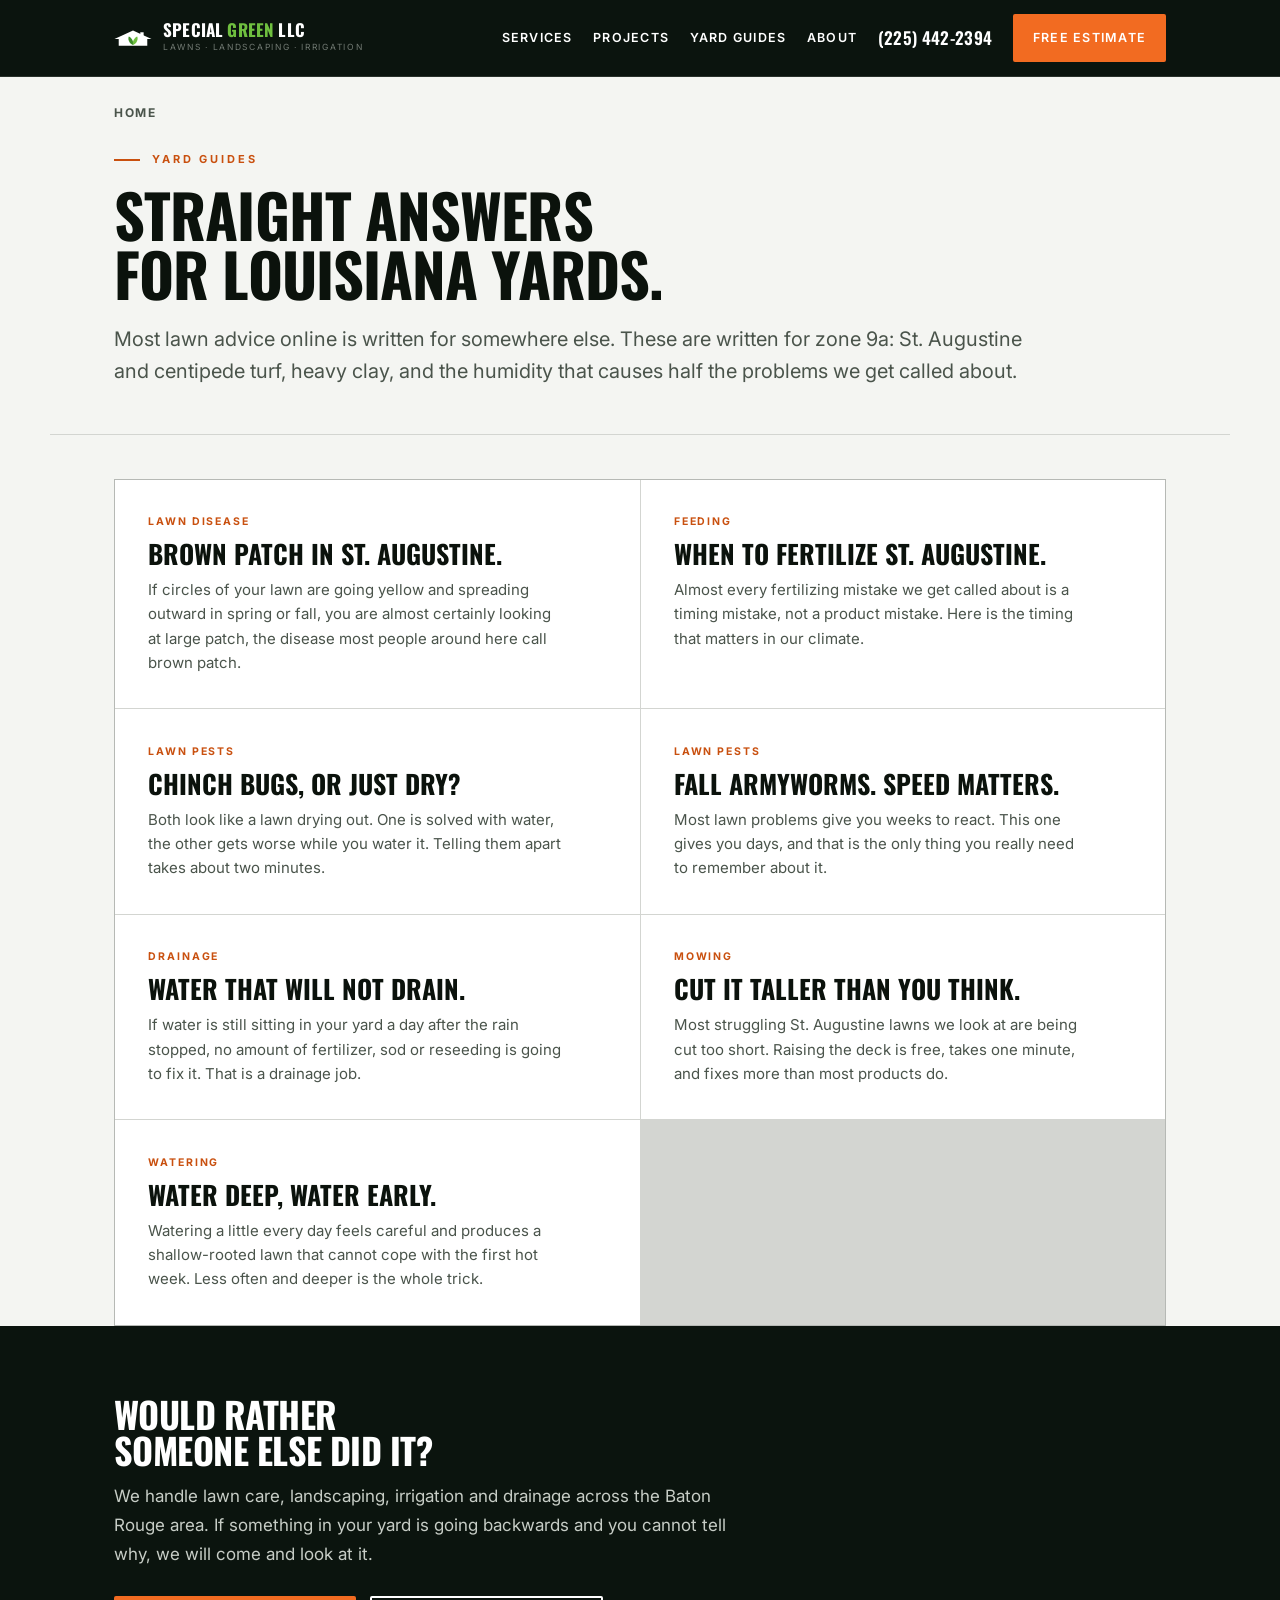
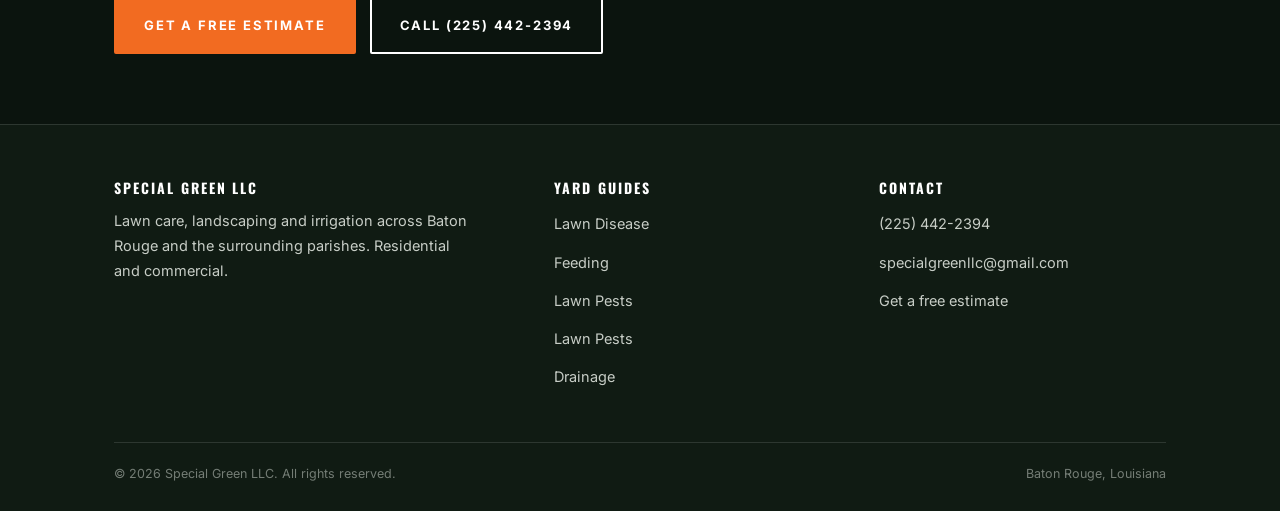
<file: guides/index.html>
<!doctype html>
<html lang="en">
<head>
<meta charset="utf-8"/>
<meta name="viewport" content="width=device-width,initial-scale=1"/>
<title>Yard Guides for Baton Rouge Lawns | Special Green</title>
<meta name="description" content="Practical lawn and landscape guides written for Baton Rouge: brown patch, chinch bugs, armyworms, drainage, mowing height and watering."/>
<meta name="theme-color" content="#0B140E"/>
<meta name="robots" content="noindex,nofollow"/>
<link rel="canonical" href="https://specialgreenbr.com/guides/"/>
<link rel="icon" type="image/svg+xml" href="/brand/favicon.svg"/>
<meta property="og:type" content="article"/>
<meta property="og:site_name" content="Special Green"/>
<meta property="og:url" content="https://specialgreenbr.com/guides/"/>
<meta property="og:title" content="Yard Guides for Baton Rouge Lawns | Special Green"/>
<meta property="og:description" content="Practical lawn and landscape guides written for Baton Rouge: brown patch, chinch bugs, armyworms, drainage, mowing height and watering."/>
<meta property="og:image" content="https://specialgreenbr.com/assets/og-hero.jpg"/>
<meta name="twitter:card" content="summary_large_image"/>
<link rel="preconnect" href="https://fonts.googleapis.com"/>
<link rel="preconnect" href="https://fonts.gstatic.com" crossorigin/>
<link href="https://fonts.googleapis.com/css2?family=Oswald:wght@500;600;700&family=Inter:wght@400;500;600;700&display=swap" rel="stylesheet"/>
<link rel="stylesheet" href="/assets/site.css"/>
</head>
<body>
<a class="skip" href="#main">Skip to content</a>
<header class="header">
  <div class="wrap">
    <a href="/" class="logo"><svg class="mark" viewBox="150 14 500 214" aria-hidden="true"><rect x="496" y="44" width="44" height="62" class="body"/><path class="body" d="M400 20 L644 132 L588 132 L588 222 L212 222 L212 132 L156 132 Z"/><path class="leaf-b" d="M399 212 C352 190 328 140 344 100 C388 118 410 168 399 212 Z"/><path class="leaf-a" d="M401 212 C448 190 472 140 456 100 C412 118 390 168 401 212 Z"/></svg><span class="wordmark"><b>SPECIAL <i>GREEN</i> LLC</b><em>Lawns &middot; Landscaping &middot; Irrigation</em></span></a>
    <nav aria-label="Main">
      <a href="/#services">Services</a>
      <a href="/#work">Projects</a>
      <a href="/guides/">Yard Guides</a>
      <a href="/#crew">About</a>
      <a class="tel" href="tel:+12254422394">(225) 442-2394</a>
      <a href="/#estimate" class="btn btn--primary btn--sm">Free Estimate</a>
    </nav>
  </div>
</header>
<main id="main">
  <div class="wrap">
    <p class="crumb"><a href="/">Home</a></p>
  </div>
  <div class="wrap masthead">
    <p class="eyebrow">Yard Guides</p>
    <h1>Straight Answers<br>For Louisiana Yards.</h1>
    <p class="standfirst">Most lawn advice online is written for somewhere else. These are
      written for zone 9a: St.&nbsp;Augustine and centipede turf, heavy clay, and the
      humidity that causes half the problems we get called about.</p>
  </div>
  <div class="wrap">
    <div class="guide-grid"><a href="/guides/brown-patch-st-augustine/"><span class="k">Lawn Disease</span><b>Brown Patch in St. Augustine.</b><span>If circles of your lawn are going yellow and spreading outward in spring or fall, you are almost certainly looking at large patch, the disease most people around here call brown patch.</span></a><a href="/guides/when-to-fertilize-st-augustine/"><span class="k">Feeding</span><b>When to Fertilize St. Augustine.</b><span>Almost every fertilizing mistake we get called about is a timing mistake, not a product mistake. Here is the timing that matters in our climate.</span></a><a href="/guides/chinch-bugs-or-drought/"><span class="k">Lawn Pests</span><b>Chinch Bugs, Or Just Dry?</b><span>Both look like a lawn drying out. One is solved with water, the other gets worse while you water it. Telling them apart takes about two minutes.</span></a><a href="/guides/fall-armyworms/"><span class="k">Lawn Pests</span><b>Fall Armyworms. Speed Matters.</b><span>Most lawn problems give you weeks to react. This one gives you days, and that is the only thing you really need to remember about it.</span></a><a href="/guides/yard-holds-water-after-rain/"><span class="k">Drainage</span><b>Water That Will Not Drain.</b><span>If water is still sitting in your yard a day after the rain stopped, no amount of fertilizer, sod or reseeding is going to fix it. That is a drainage job.</span></a><a href="/guides/mowing-height-st-augustine/"><span class="k">Mowing</span><b>Cut It Taller Than You Think.</b><span>Most struggling St. Augustine lawns we look at are being cut too short. Raising the deck is free, takes one minute, and fixes more than most products do.</span></a><a href="/guides/watering-a-baton-rouge-lawn/"><span class="k">Watering</span><b>Water Deep, Water Early.</b><span>Watering a little every day feels careful and produces a shallow-rooted lawn that cannot cope with the first hot week. Less often and deeper is the whole trick.</span></a></div>
  </div>
</main>

<section class="cta">
  <div class="wrap">
    <h2>Would Rather<br>Someone Else Did It?</h2>
    <p>We handle lawn care, landscaping, irrigation and drainage across the Baton Rouge
      area. If something in your yard is going backwards and you cannot tell why, we will
      come and look at it.</p>
    <div class="row">
      <a class="btn btn--primary" href="/#estimate">Get a Free Estimate</a>
      <a class="btn btn--ghost" href="tel:+12254422394">Call (225) 442-2394</a>
    </div>
  </div>
</section>
<footer class="foot">
  <div class="wrap">
    <div class="cols">
      <div>
        <h3 class="h">Special Green LLC</h3>
        <p class="blurb">Lawn care, landscaping and irrigation across Baton Rouge and the
          surrounding parishes. Residential and commercial.</p>
      </div>
      <div>
        <h3 class="h">Yard Guides</h3>
        <ul><li><a href="/guides/brown-patch-st-augustine/">Lawn Disease</a></li><li><a href="/guides/when-to-fertilize-st-augustine/">Feeding</a></li><li><a href="/guides/chinch-bugs-or-drought/">Lawn Pests</a></li><li><a href="/guides/fall-armyworms/">Lawn Pests</a></li><li><a href="/guides/yard-holds-water-after-rain/">Drainage</a></li></ul>
      </div>
      <div>
        <h3 class="h">Contact</h3>
        <ul>
          <li><a href="tel:+12254422394">(225) 442-2394</a></li>
          <li><a href="mailto:specialgreenllc@gmail.com">specialgreenllc@gmail.com</a></li>
          <li><a href="/#estimate">Get a free estimate</a></li>
        </ul>
      </div>
    </div>
    <div class="base">
      <span>&copy; <span id="yr">2026</span> Special Green LLC. All rights reserved.</span>
      <span>Baton Rouge, Louisiana</span>
    </div>
  </div>
  <script>document.getElementById('yr').textContent=new Date().getFullYear();</script>
</footer>
</body>
</html>
</file>
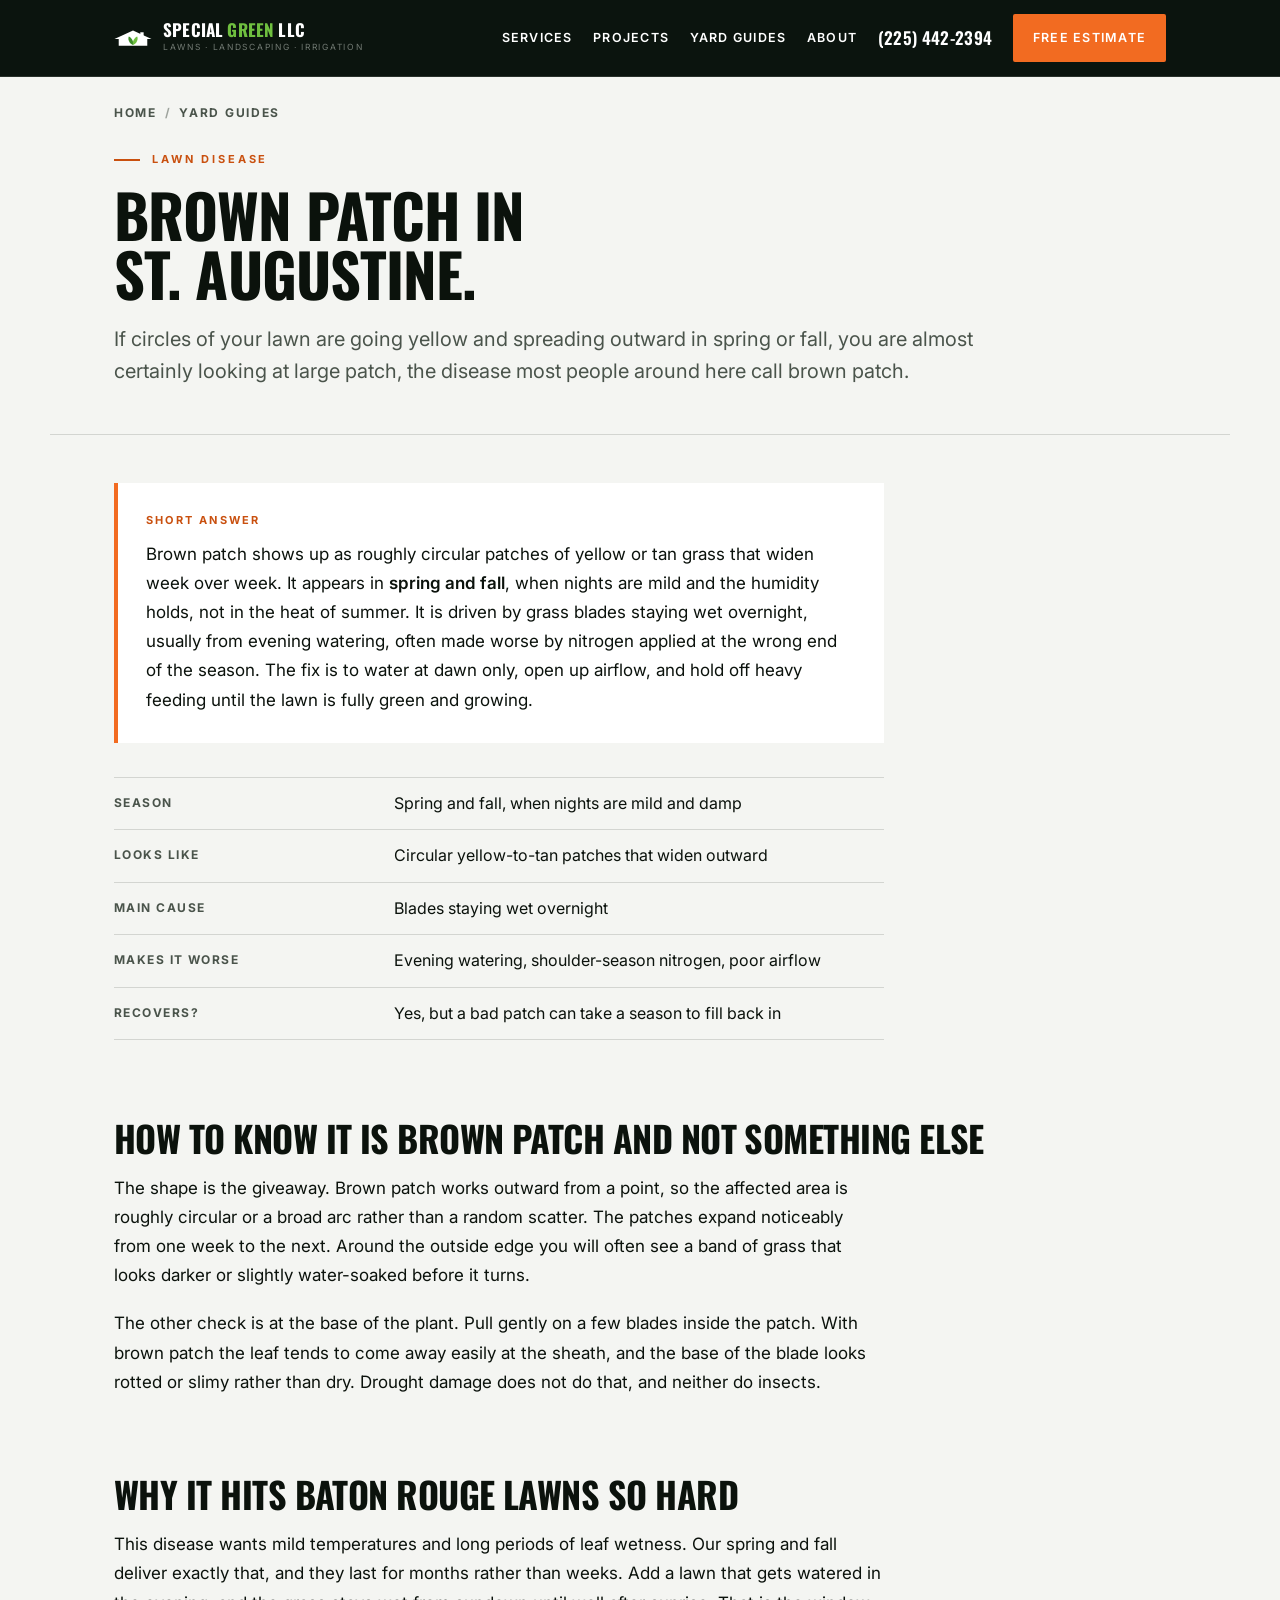
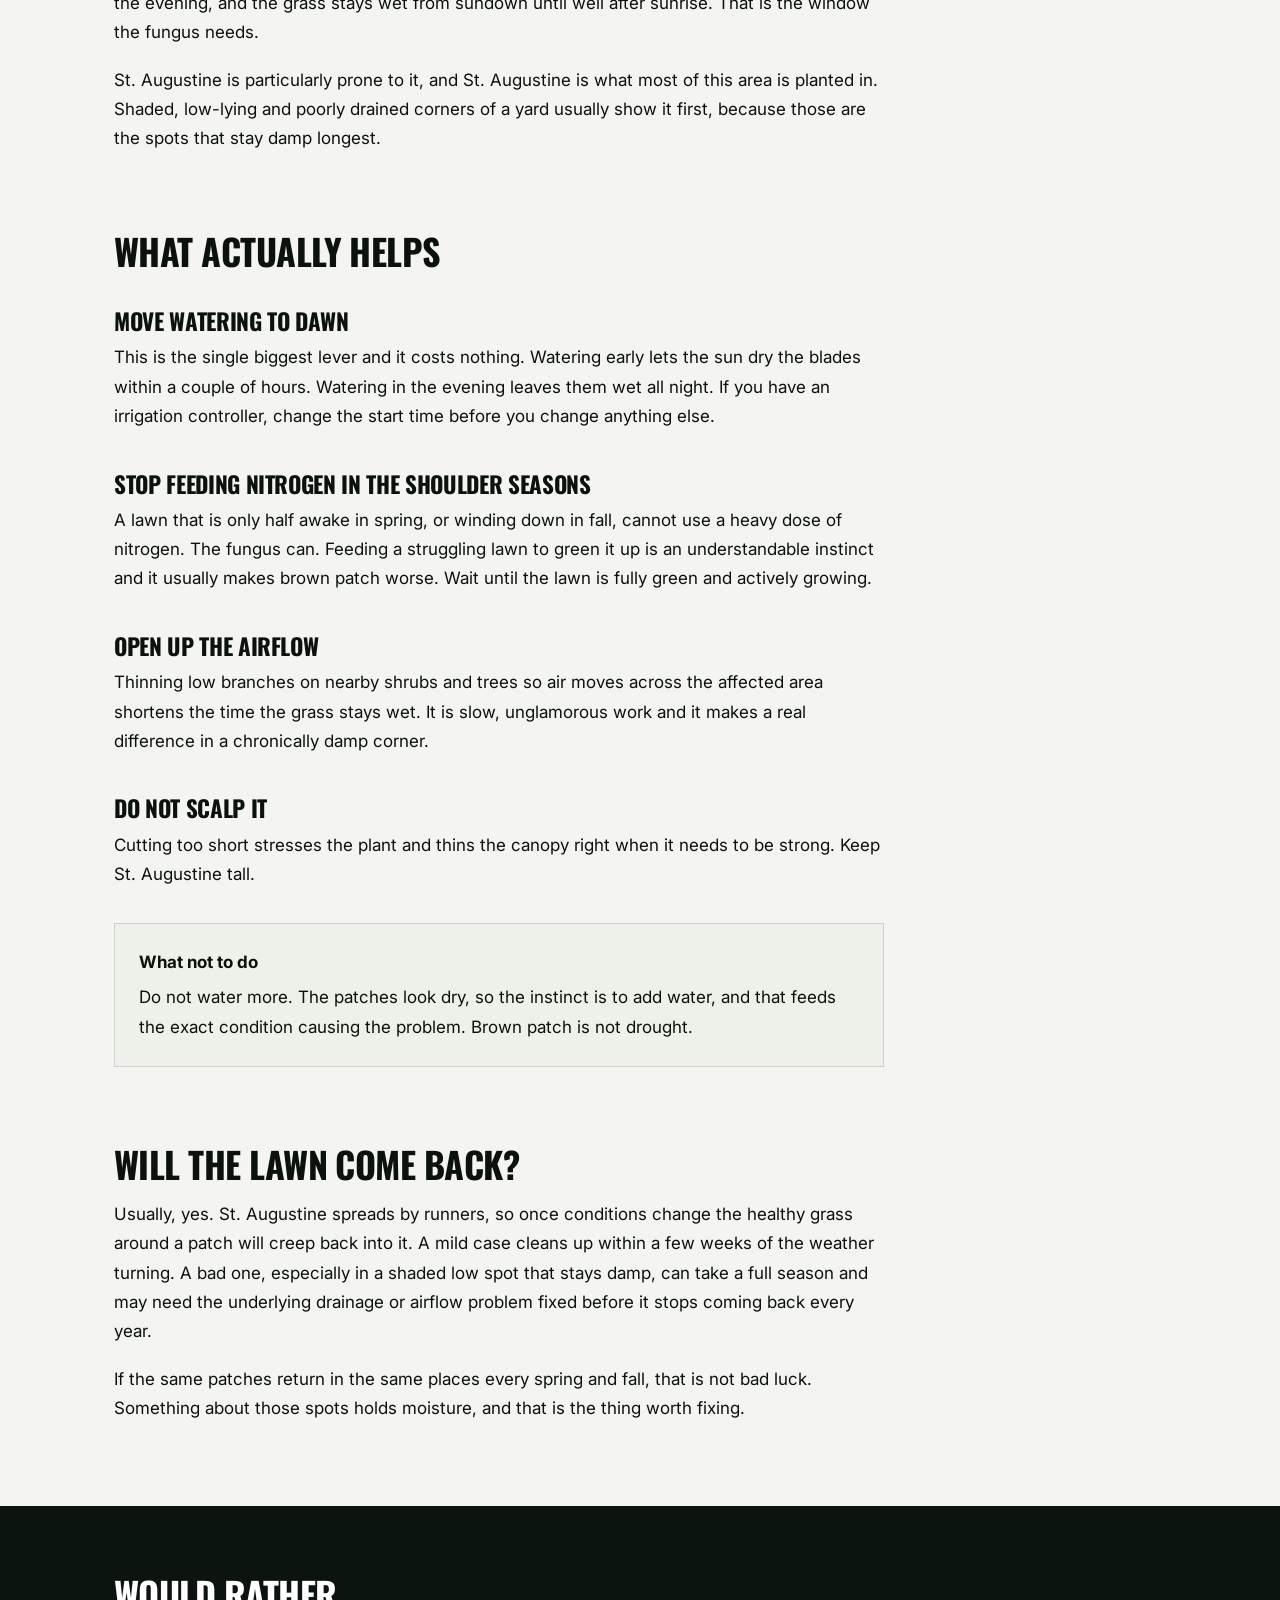
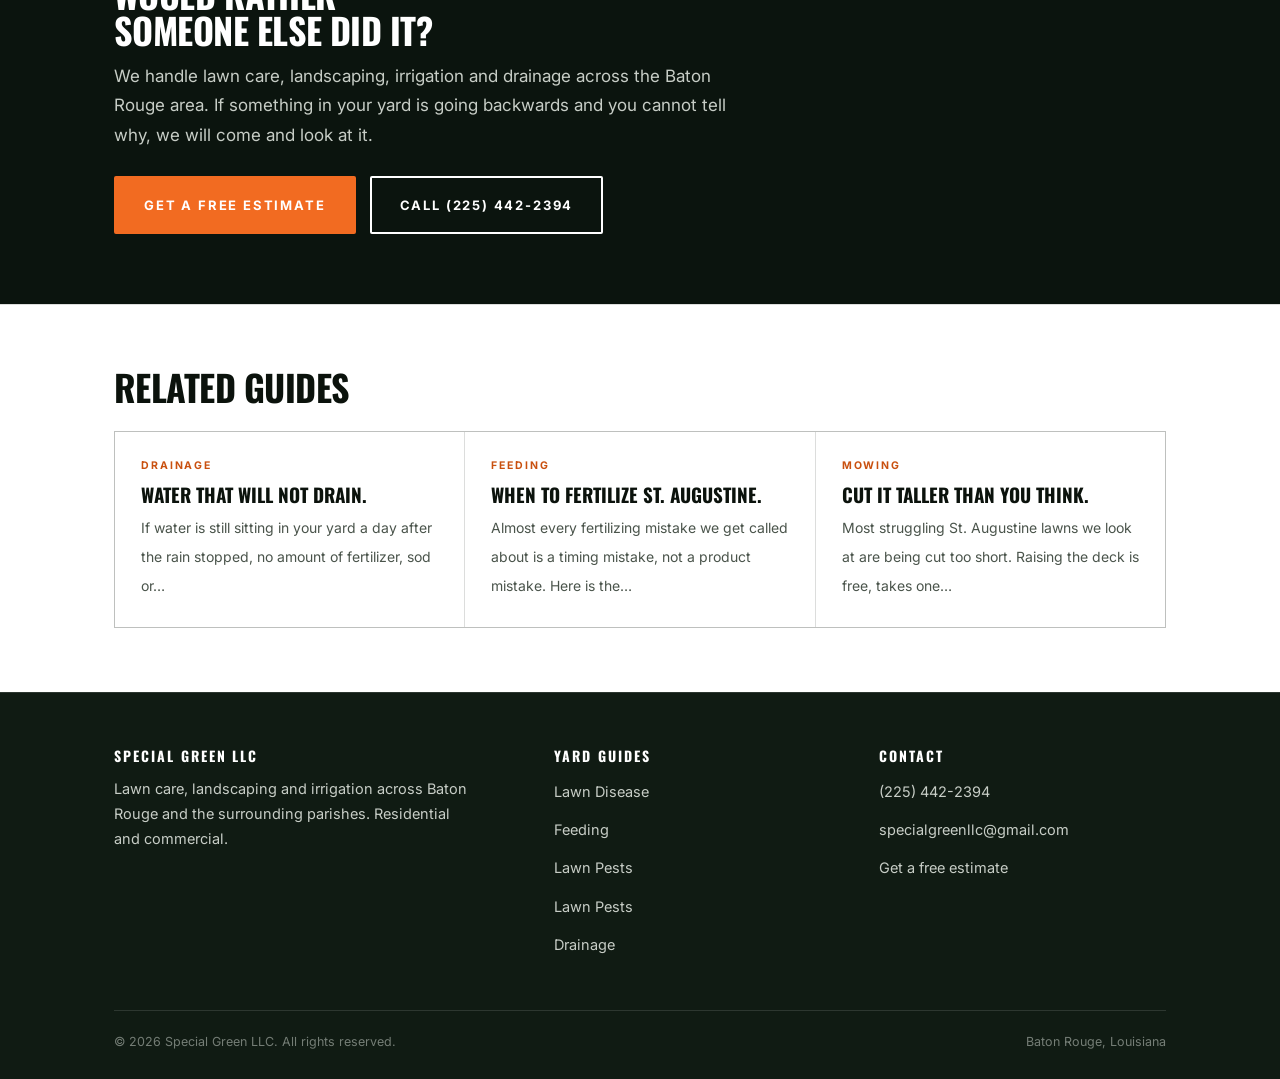
<file: guides/brown-patch-st-augustine/index.html>
<!doctype html>
<html lang="en">
<head>
<meta charset="utf-8"/>
<meta name="viewport" content="width=device-width,initial-scale=1"/>
<title>Brown Patch in St. Augustine: What It Is and How to Stop It | Special Green</title>
<meta name="description" content="Circular brown patches in a Baton Rouge St. Augustine lawn are usually large patch fungus. What causes it, how to tell it from drought, and what actually stops it spreading."/>
<meta name="theme-color" content="#0B140E"/>
<meta name="robots" content="noindex,nofollow"/>
<link rel="canonical" href="https://specialgreenbr.com/guides/brown-patch-st-augustine/"/>
<link rel="icon" type="image/svg+xml" href="/brand/favicon.svg"/>
<meta property="og:type" content="article"/>
<meta property="og:site_name" content="Special Green"/>
<meta property="og:url" content="https://specialgreenbr.com/guides/brown-patch-st-augustine/"/>
<meta property="og:title" content="Brown Patch in St. Augustine: What It Is and How to Stop It | Special Green"/>
<meta property="og:description" content="Circular brown patches in a Baton Rouge St. Augustine lawn are usually large patch fungus. What causes it, how to tell it from drought, and what actually stops it spreading."/>
<meta property="og:image" content="https://specialgreenbr.com/assets/og-hero.jpg"/>
<meta name="twitter:card" content="summary_large_image"/>
<link rel="preconnect" href="https://fonts.googleapis.com"/>
<link rel="preconnect" href="https://fonts.gstatic.com" crossorigin/>
<link href="https://fonts.googleapis.com/css2?family=Oswald:wght@500;600;700&family=Inter:wght@400;500;600;700&display=swap" rel="stylesheet"/>
<link rel="stylesheet" href="/assets/site.css"/>
<script type="application/ld+json">{"@context": "https://schema.org", "@type": "Article", "headline": "Brown Patch in St. Augustine: What It Is and How to Stop It", "description": "Circular brown patches in a Baton Rouge St. Augustine lawn are usually large patch fungus. What causes it, how to tell it from drought, and what actually stops it spreading.", "about": "Lawn care in Baton Rouge, Louisiana", "image": "https://specialgreenbr.com/assets/og-hero.jpg", "mainEntityOfPage": {"@type": "WebPage", "@id": "https://specialgreenbr.com/guides/brown-patch-st-augustine/"}, "publisher": {"@type": "Organization", "name": "Special Green LLC", "url": "https://specialgreenbr.com/"}}</script>
<script type="application/ld+json">{"@context": "https://schema.org", "@type": "BreadcrumbList", "itemListElement": [{"@type": "ListItem", "position": 1, "name": "Home", "item": "https://specialgreenbr.com/"}, {"@type": "ListItem", "position": 2, "name": "Yard Guides", "item": "https://specialgreenbr.com/guides/"}, {"@type": "ListItem", "position": 3, "name": "Brown Patch in St. Augustine.", "item": "https://specialgreenbr.com/guides/brown-patch-st-augustine/"}]}</script>
</head>
<body>
<a class="skip" href="#main">Skip to content</a>
<header class="header">
  <div class="wrap">
    <a href="/" class="logo"><svg class="mark" viewBox="150 14 500 214" aria-hidden="true"><rect x="496" y="44" width="44" height="62" class="body"/><path class="body" d="M400 20 L644 132 L588 132 L588 222 L212 222 L212 132 L156 132 Z"/><path class="leaf-b" d="M399 212 C352 190 328 140 344 100 C388 118 410 168 399 212 Z"/><path class="leaf-a" d="M401 212 C448 190 472 140 456 100 C412 118 390 168 401 212 Z"/></svg><span class="wordmark"><b>SPECIAL <i>GREEN</i> LLC</b><em>Lawns &middot; Landscaping &middot; Irrigation</em></span></a>
    <nav aria-label="Main">
      <a href="/#services">Services</a>
      <a href="/#work">Projects</a>
      <a href="/guides/">Yard Guides</a>
      <a href="/#crew">About</a>
      <a class="tel" href="tel:+12254422394">(225) 442-2394</a>
      <a href="/#estimate" class="btn btn--primary btn--sm">Free Estimate</a>
    </nav>
  </div>
</header>
<main id="main">
  <div class="wrap">
    <p class="crumb"><a href="/">Home</a><span>/</span><a href="/guides/">Yard Guides</a></p>
  </div>
  <div class="wrap masthead">
    <p class="eyebrow">Lawn Disease</p>
    <h1>Brown Patch in<br>St.&nbsp;Augustine.</h1>
    <p class="standfirst">If circles of your lawn are going yellow and spreading outward in spring or fall, you are almost certainly looking at large patch, the disease most people around here call brown patch.</p>
  </div>
  <div class="wrap">
    <article>
      <div class="answer"><span class="lbl">Short answer</span><p>Brown patch shows up as roughly circular patches of yellow or tan grass that widen week over week. It appears in <strong>spring and fall</strong>, when nights are mild and the humidity holds, not in the heat of summer. It is driven by grass blades staying wet overnight, usually from evening watering, often made worse by nitrogen applied at the wrong end of the season. The fix is to water at dawn only, open up airflow, and hold off heavy feeding until the lawn is fully green and growing.</p></div>
      <ul class="keyfacts"><li><span class="k">Season</span><span class="v">Spring and fall, when nights are mild and damp</span></li><li><span class="k">Looks like</span><span class="v">Circular yellow-to-tan patches that widen outward</span></li><li><span class="k">Main cause</span><span class="v">Blades staying wet overnight</span></li><li><span class="k">Makes it worse</span><span class="v">Evening watering, shoulder-season nitrogen, poor airflow</span></li><li><span class="k">Recovers?</span><span class="v">Yes, but a bad patch can take a season to fill back in</span></li></ul>
      
<h2>How to know it is brown patch and not something else</h2>
<p>The shape is the giveaway. Brown patch works outward from a point, so the affected
area is roughly circular or a broad arc rather than a random scatter. The patches
expand noticeably from one week to the next. Around the outside edge you will often
see a band of grass that looks darker or slightly water-soaked before it turns.</p>
<p>The other check is at the base of the plant. Pull gently on a few blades inside the
patch. With brown patch the leaf tends to come away easily at the sheath, and the base
of the blade looks rotted or slimy rather than dry. Drought damage does not do that,
and neither do insects.</p>

<h2>Why it hits Baton Rouge lawns so hard</h2>
<p>This disease wants mild temperatures and long periods of leaf wetness. Our spring
and fall deliver exactly that, and they last for months rather than weeks. Add a lawn
that gets watered in the evening, and the grass stays wet from sundown until well after
sunrise. That is the window the fungus needs.</p>
<p>St. Augustine is particularly prone to it, and St. Augustine is what most of this
area is planted in. Shaded, low-lying and poorly drained corners of a yard usually show
it first, because those are the spots that stay damp longest.</p>

<h2>What actually helps</h2>
<h3>Move watering to dawn</h3>
<p>This is the single biggest lever and it costs nothing. Watering early lets the sun
dry the blades within a couple of hours. Watering in the evening leaves them wet all
night. If you have an irrigation controller, change the start time before you change
anything else.</p>

<h3>Stop feeding nitrogen in the shoulder seasons</h3>
<p>A lawn that is only half awake in spring, or winding down in fall, cannot use a heavy
dose of nitrogen. The fungus can. Feeding a struggling lawn to green it up is an
understandable instinct and it usually makes brown patch worse. Wait until the lawn is
fully green and actively growing.</p>

<h3>Open up the airflow</h3>
<p>Thinning low branches on nearby shrubs and trees so air moves across the affected
area shortens the time the grass stays wet. It is slow, unglamorous work and it makes a
real difference in a chronically damp corner.</p>

<h3>Do not scalp it</h3>
<p>Cutting too short stresses the plant and thins the canopy right when it needs to be
strong. Keep St. Augustine tall.</p>

<div class="note"><b>What not to do</b>
<p>Do not water more. The patches look dry, so the instinct is to add water, and that
feeds the exact condition causing the problem. Brown patch is not drought.</p></div>

<h2>Will the lawn come back?</h2>
<p>Usually, yes. St. Augustine spreads by runners, so once conditions change the healthy
grass around a patch will creep back into it. A mild case cleans up within a few weeks
of the weather turning. A bad one, especially in a shaded low spot that stays damp, can
take a full season and may need the underlying drainage or airflow problem fixed before
it stops coming back every year.</p>
<p>If the same patches return in the same places every spring and fall, that is not bad
luck. Something about those spots holds moisture, and that is the thing worth fixing.</p>

    </article>
  </div>
</main>

<section class="cta">
  <div class="wrap">
    <h2>Would Rather<br>Someone Else Did It?</h2>
    <p>We handle lawn care, landscaping, irrigation and drainage across the Baton Rouge
      area. If something in your yard is going backwards and you cannot tell why, we will
      come and look at it.</p>
    <div class="row">
      <a class="btn btn--primary" href="/#estimate">Get a Free Estimate</a>
      <a class="btn btn--ghost" href="tel:+12254422394">Call (225) 442-2394</a>
    </div>
  </div>
</section>

<section class="related">
  <div class="wrap">
    <h2>Related Guides</h2>
    <div class="rel-grid"><a href="/guides/yard-holds-water-after-rain/"><span class="k">Drainage</span><b>Water That Will Not Drain.</b><span>If water is still sitting in your yard a day after the rain stopped, no amount of fertilizer, sod or…</span></a><a href="/guides/when-to-fertilize-st-augustine/"><span class="k">Feeding</span><b>When to Fertilize St. Augustine.</b><span>Almost every fertilizing mistake we get called about is a timing mistake, not a product mistake. Here is the…</span></a><a href="/guides/mowing-height-st-augustine/"><span class="k">Mowing</span><b>Cut It Taller Than You Think.</b><span>Most struggling St. Augustine lawns we look at are being cut too short. Raising the deck is free, takes one…</span></a></div>
  </div>
</section>
<footer class="foot">
  <div class="wrap">
    <div class="cols">
      <div>
        <h3 class="h">Special Green LLC</h3>
        <p class="blurb">Lawn care, landscaping and irrigation across Baton Rouge and the
          surrounding parishes. Residential and commercial.</p>
      </div>
      <div>
        <h3 class="h">Yard Guides</h3>
        <ul><li><a href="/guides/brown-patch-st-augustine/">Lawn Disease</a></li><li><a href="/guides/when-to-fertilize-st-augustine/">Feeding</a></li><li><a href="/guides/chinch-bugs-or-drought/">Lawn Pests</a></li><li><a href="/guides/fall-armyworms/">Lawn Pests</a></li><li><a href="/guides/yard-holds-water-after-rain/">Drainage</a></li></ul>
      </div>
      <div>
        <h3 class="h">Contact</h3>
        <ul>
          <li><a href="tel:+12254422394">(225) 442-2394</a></li>
          <li><a href="mailto:specialgreenllc@gmail.com">specialgreenllc@gmail.com</a></li>
          <li><a href="/#estimate">Get a free estimate</a></li>
        </ul>
      </div>
    </div>
    <div class="base">
      <span>&copy; <span id="yr">2026</span> Special Green LLC. All rights reserved.</span>
      <span>Baton Rouge, Louisiana</span>
    </div>
  </div>
  <script>document.getElementById('yr').textContent=new Date().getFullYear();</script>
</footer>
</body>
</html>
</file>
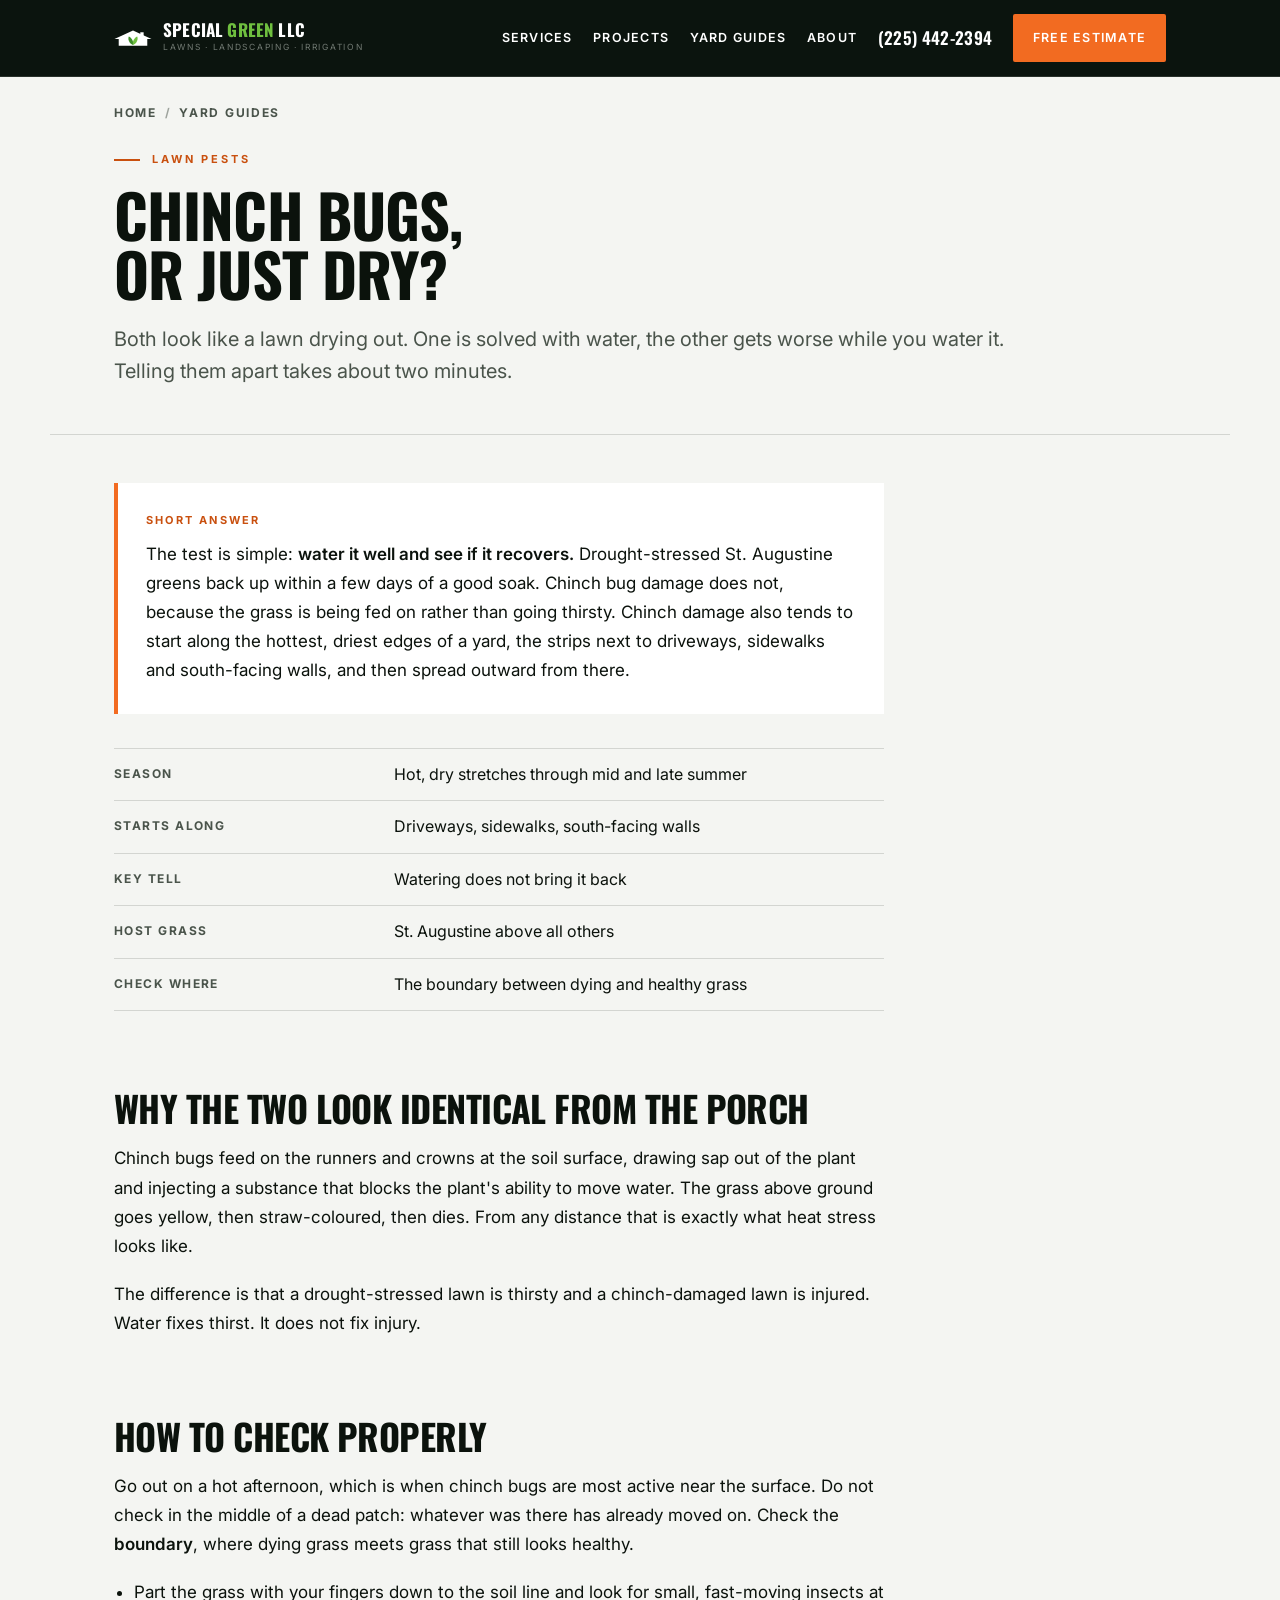
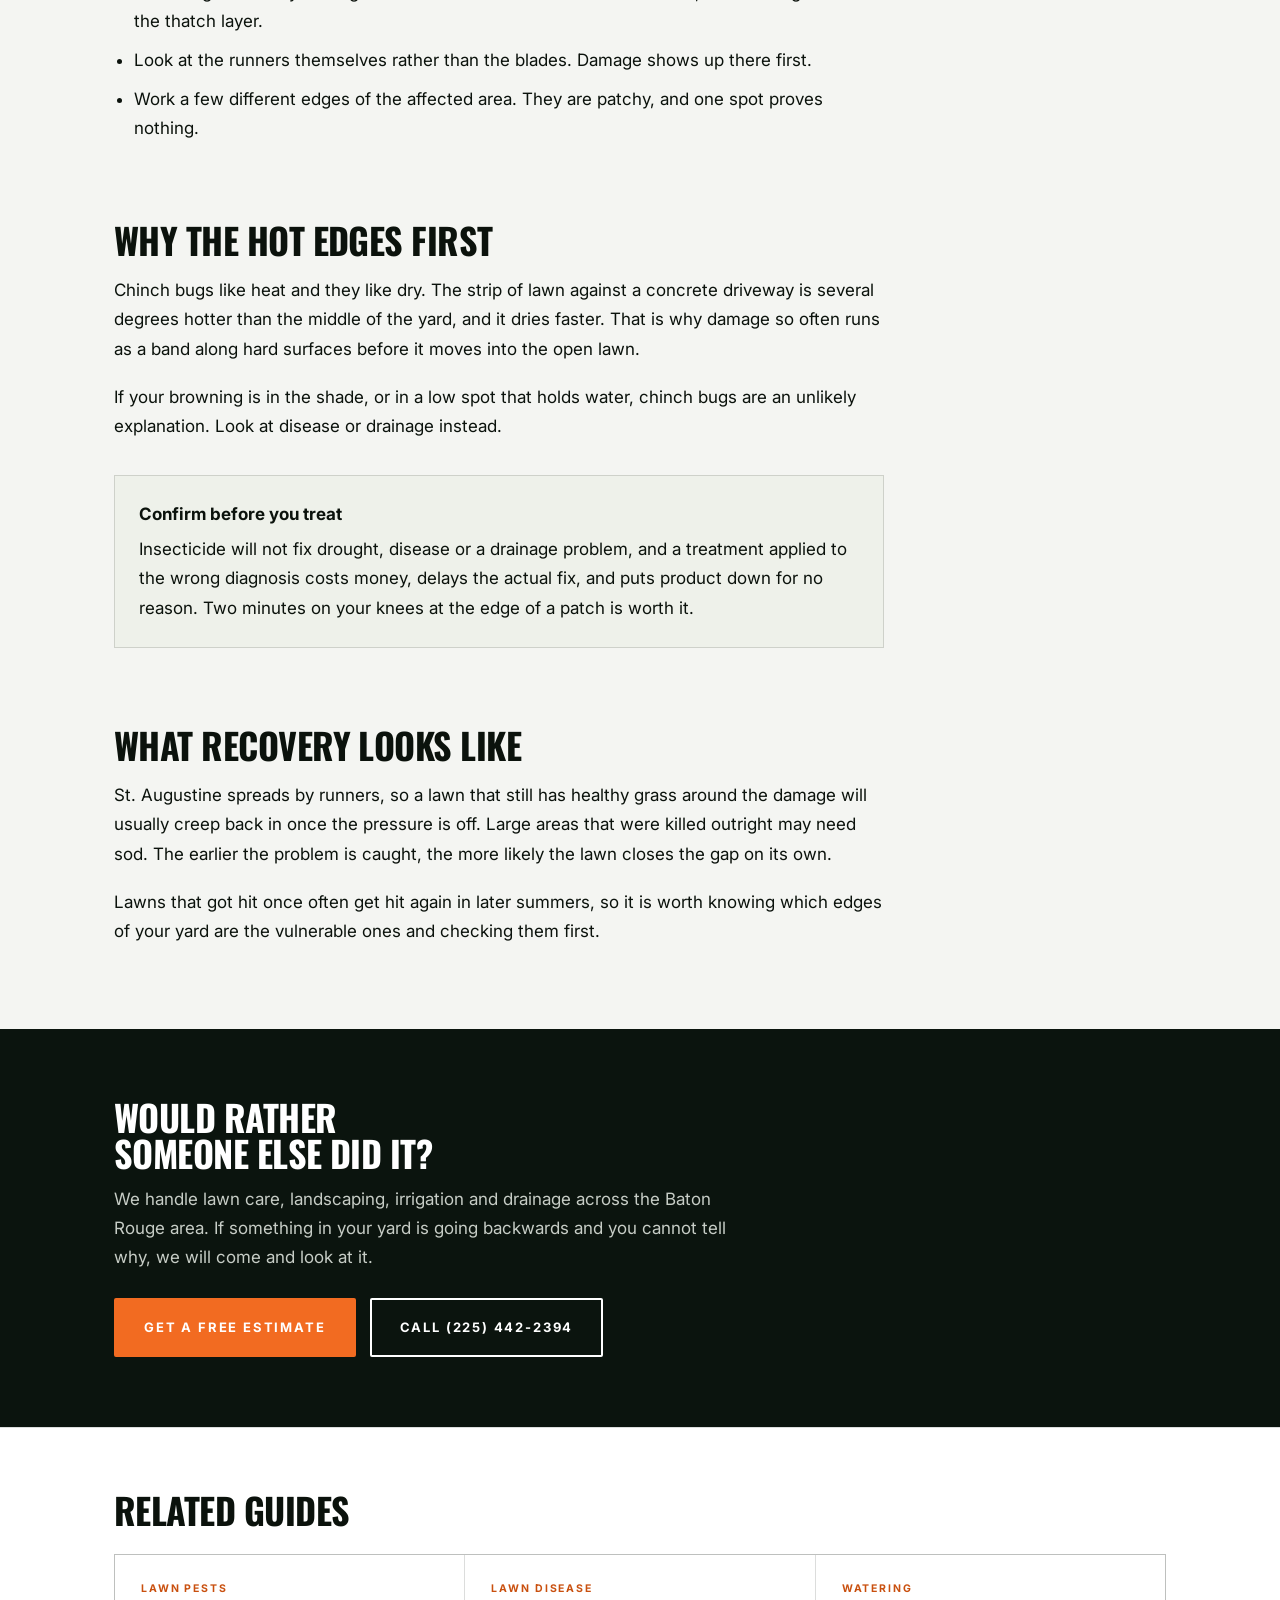
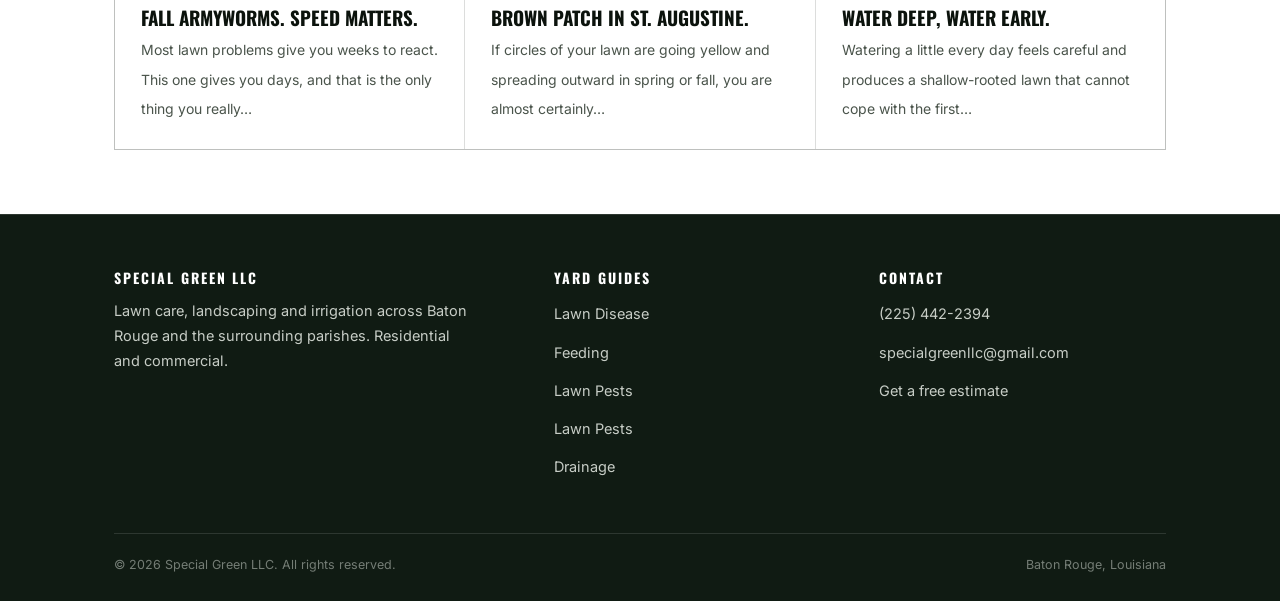
<file: guides/chinch-bugs-or-drought/index.html>
<!doctype html>
<html lang="en">
<head>
<meta charset="utf-8"/>
<meta name="viewport" content="width=device-width,initial-scale=1"/>
<title>Chinch Bugs or Drought? How to Tell the Difference | Special Green</title>
<meta name="description" content="If your St. Augustine is browning in patches and watering is not fixing it, chinch bugs are the likely cause. How to tell them apart before you spend money on the wrong fix."/>
<meta name="theme-color" content="#0B140E"/>
<meta name="robots" content="noindex,nofollow"/>
<link rel="canonical" href="https://specialgreenbr.com/guides/chinch-bugs-or-drought/"/>
<link rel="icon" type="image/svg+xml" href="/brand/favicon.svg"/>
<meta property="og:type" content="article"/>
<meta property="og:site_name" content="Special Green"/>
<meta property="og:url" content="https://specialgreenbr.com/guides/chinch-bugs-or-drought/"/>
<meta property="og:title" content="Chinch Bugs or Drought? How to Tell the Difference | Special Green"/>
<meta property="og:description" content="If your St. Augustine is browning in patches and watering is not fixing it, chinch bugs are the likely cause. How to tell them apart before you spend money on the wrong fix."/>
<meta property="og:image" content="https://specialgreenbr.com/assets/og-hero.jpg"/>
<meta name="twitter:card" content="summary_large_image"/>
<link rel="preconnect" href="https://fonts.googleapis.com"/>
<link rel="preconnect" href="https://fonts.gstatic.com" crossorigin/>
<link href="https://fonts.googleapis.com/css2?family=Oswald:wght@500;600;700&family=Inter:wght@400;500;600;700&display=swap" rel="stylesheet"/>
<link rel="stylesheet" href="/assets/site.css"/>
<script type="application/ld+json">{"@context": "https://schema.org", "@type": "Article", "headline": "Chinch Bugs or Drought? How to Tell the Difference", "description": "If your St. Augustine is browning in patches and watering is not fixing it, chinch bugs are the likely cause. How to tell them apart before you spend money on the wrong fix.", "about": "Lawn care in Baton Rouge, Louisiana", "image": "https://specialgreenbr.com/assets/og-hero.jpg", "mainEntityOfPage": {"@type": "WebPage", "@id": "https://specialgreenbr.com/guides/chinch-bugs-or-drought/"}, "publisher": {"@type": "Organization", "name": "Special Green LLC", "url": "https://specialgreenbr.com/"}}</script>
<script type="application/ld+json">{"@context": "https://schema.org", "@type": "BreadcrumbList", "itemListElement": [{"@type": "ListItem", "position": 1, "name": "Home", "item": "https://specialgreenbr.com/"}, {"@type": "ListItem", "position": 2, "name": "Yard Guides", "item": "https://specialgreenbr.com/guides/"}, {"@type": "ListItem", "position": 3, "name": "Chinch Bugs, Or Just Dry?", "item": "https://specialgreenbr.com/guides/chinch-bugs-or-drought/"}]}</script>
</head>
<body>
<a class="skip" href="#main">Skip to content</a>
<header class="header">
  <div class="wrap">
    <a href="/" class="logo"><svg class="mark" viewBox="150 14 500 214" aria-hidden="true"><rect x="496" y="44" width="44" height="62" class="body"/><path class="body" d="M400 20 L644 132 L588 132 L588 222 L212 222 L212 132 L156 132 Z"/><path class="leaf-b" d="M399 212 C352 190 328 140 344 100 C388 118 410 168 399 212 Z"/><path class="leaf-a" d="M401 212 C448 190 472 140 456 100 C412 118 390 168 401 212 Z"/></svg><span class="wordmark"><b>SPECIAL <i>GREEN</i> LLC</b><em>Lawns &middot; Landscaping &middot; Irrigation</em></span></a>
    <nav aria-label="Main">
      <a href="/#services">Services</a>
      <a href="/#work">Projects</a>
      <a href="/guides/">Yard Guides</a>
      <a href="/#crew">About</a>
      <a class="tel" href="tel:+12254422394">(225) 442-2394</a>
      <a href="/#estimate" class="btn btn--primary btn--sm">Free Estimate</a>
    </nav>
  </div>
</header>
<main id="main">
  <div class="wrap">
    <p class="crumb"><a href="/">Home</a><span>/</span><a href="/guides/">Yard Guides</a></p>
  </div>
  <div class="wrap masthead">
    <p class="eyebrow">Lawn Pests</p>
    <h1>Chinch Bugs,<br>Or Just Dry?</h1>
    <p class="standfirst">Both look like a lawn drying out. One is solved with water, the other gets worse while you water it. Telling them apart takes about two minutes.</p>
  </div>
  <div class="wrap">
    <article>
      <div class="answer"><span class="lbl">Short answer</span><p>The test is simple: <strong>water it well and see if it recovers.</strong> Drought-stressed St. Augustine greens back up within a few days of a good soak. Chinch bug damage does not, because the grass is being fed on rather than going thirsty. Chinch damage also tends to start along the hottest, driest edges of a yard, the strips next to driveways, sidewalks and south-facing walls, and then spread outward from there.</p></div>
      <ul class="keyfacts"><li><span class="k">Season</span><span class="v">Hot, dry stretches through mid and late summer</span></li><li><span class="k">Starts along</span><span class="v">Driveways, sidewalks, south-facing walls</span></li><li><span class="k">Key tell</span><span class="v">Watering does not bring it back</span></li><li><span class="k">Host grass</span><span class="v">St. Augustine above all others</span></li><li><span class="k">Check where</span><span class="v">The boundary between dying and healthy grass</span></li></ul>
      
<h2>Why the two look identical from the porch</h2>
<p>Chinch bugs feed on the runners and crowns at the soil surface, drawing sap out of
the plant and injecting a substance that blocks the plant's ability to move water. The
grass above ground goes yellow, then straw-coloured, then dies. From any distance that
is exactly what heat stress looks like.</p>
<p>The difference is that a drought-stressed lawn is thirsty and a chinch-damaged lawn
is injured. Water fixes thirst. It does not fix injury.</p>

<h2>How to check properly</h2>
<p>Go out on a hot afternoon, which is when chinch bugs are most active near the surface.
Do not check in the middle of a dead patch: whatever was there has already moved on.
Check the <strong>boundary</strong>, where dying grass meets grass that still looks healthy.</p>
<ul>
<li>Part the grass with your fingers down to the soil line and look for small, fast-moving
insects at the thatch layer.</li>
<li>Look at the runners themselves rather than the blades. Damage shows up there first.</li>
<li>Work a few different edges of the affected area. They are patchy, and one spot proves
nothing.</li>
</ul>

<h2>Why the hot edges first</h2>
<p>Chinch bugs like heat and they like dry. The strip of lawn against a concrete driveway
is several degrees hotter than the middle of the yard, and it dries faster. That is why
damage so often runs as a band along hard surfaces before it moves into the open lawn.</p>
<p>If your browning is in the shade, or in a low spot that holds water, chinch bugs are
an unlikely explanation. Look at disease or drainage instead.</p>

<div class="note"><b>Confirm before you treat</b>
<p>Insecticide will not fix drought, disease or a drainage problem, and a treatment
applied to the wrong diagnosis costs money, delays the actual fix, and puts product down
for no reason. Two minutes on your knees at the edge of a patch is worth it.</p></div>

<h2>What recovery looks like</h2>
<p>St. Augustine spreads by runners, so a lawn that still has healthy grass around the
damage will usually creep back in once the pressure is off. Large areas that were killed
outright may need sod. The earlier the problem is caught, the more likely the lawn closes
the gap on its own.</p>
<p>Lawns that got hit once often get hit again in later summers, so it is worth knowing
which edges of your yard are the vulnerable ones and checking them first.</p>

    </article>
  </div>
</main>

<section class="cta">
  <div class="wrap">
    <h2>Would Rather<br>Someone Else Did It?</h2>
    <p>We handle lawn care, landscaping, irrigation and drainage across the Baton Rouge
      area. If something in your yard is going backwards and you cannot tell why, we will
      come and look at it.</p>
    <div class="row">
      <a class="btn btn--primary" href="/#estimate">Get a Free Estimate</a>
      <a class="btn btn--ghost" href="tel:+12254422394">Call (225) 442-2394</a>
    </div>
  </div>
</section>

<section class="related">
  <div class="wrap">
    <h2>Related Guides</h2>
    <div class="rel-grid"><a href="/guides/fall-armyworms/"><span class="k">Lawn Pests</span><b>Fall Armyworms. Speed Matters.</b><span>Most lawn problems give you weeks to react. This one gives you days, and that is the only thing you really…</span></a><a href="/guides/brown-patch-st-augustine/"><span class="k">Lawn Disease</span><b>Brown Patch in St. Augustine.</b><span>If circles of your lawn are going yellow and spreading outward in spring or fall, you are almost certainly…</span></a><a href="/guides/watering-a-baton-rouge-lawn/"><span class="k">Watering</span><b>Water Deep, Water Early.</b><span>Watering a little every day feels careful and produces a shallow-rooted lawn that cannot cope with the first…</span></a></div>
  </div>
</section>
<footer class="foot">
  <div class="wrap">
    <div class="cols">
      <div>
        <h3 class="h">Special Green LLC</h3>
        <p class="blurb">Lawn care, landscaping and irrigation across Baton Rouge and the
          surrounding parishes. Residential and commercial.</p>
      </div>
      <div>
        <h3 class="h">Yard Guides</h3>
        <ul><li><a href="/guides/brown-patch-st-augustine/">Lawn Disease</a></li><li><a href="/guides/when-to-fertilize-st-augustine/">Feeding</a></li><li><a href="/guides/chinch-bugs-or-drought/">Lawn Pests</a></li><li><a href="/guides/fall-armyworms/">Lawn Pests</a></li><li><a href="/guides/yard-holds-water-after-rain/">Drainage</a></li></ul>
      </div>
      <div>
        <h3 class="h">Contact</h3>
        <ul>
          <li><a href="tel:+12254422394">(225) 442-2394</a></li>
          <li><a href="mailto:specialgreenllc@gmail.com">specialgreenllc@gmail.com</a></li>
          <li><a href="/#estimate">Get a free estimate</a></li>
        </ul>
      </div>
    </div>
    <div class="base">
      <span>&copy; <span id="yr">2026</span> Special Green LLC. All rights reserved.</span>
      <span>Baton Rouge, Louisiana</span>
    </div>
  </div>
  <script>document.getElementById('yr').textContent=new Date().getFullYear();</script>
</footer>
</body>
</html>
</file>
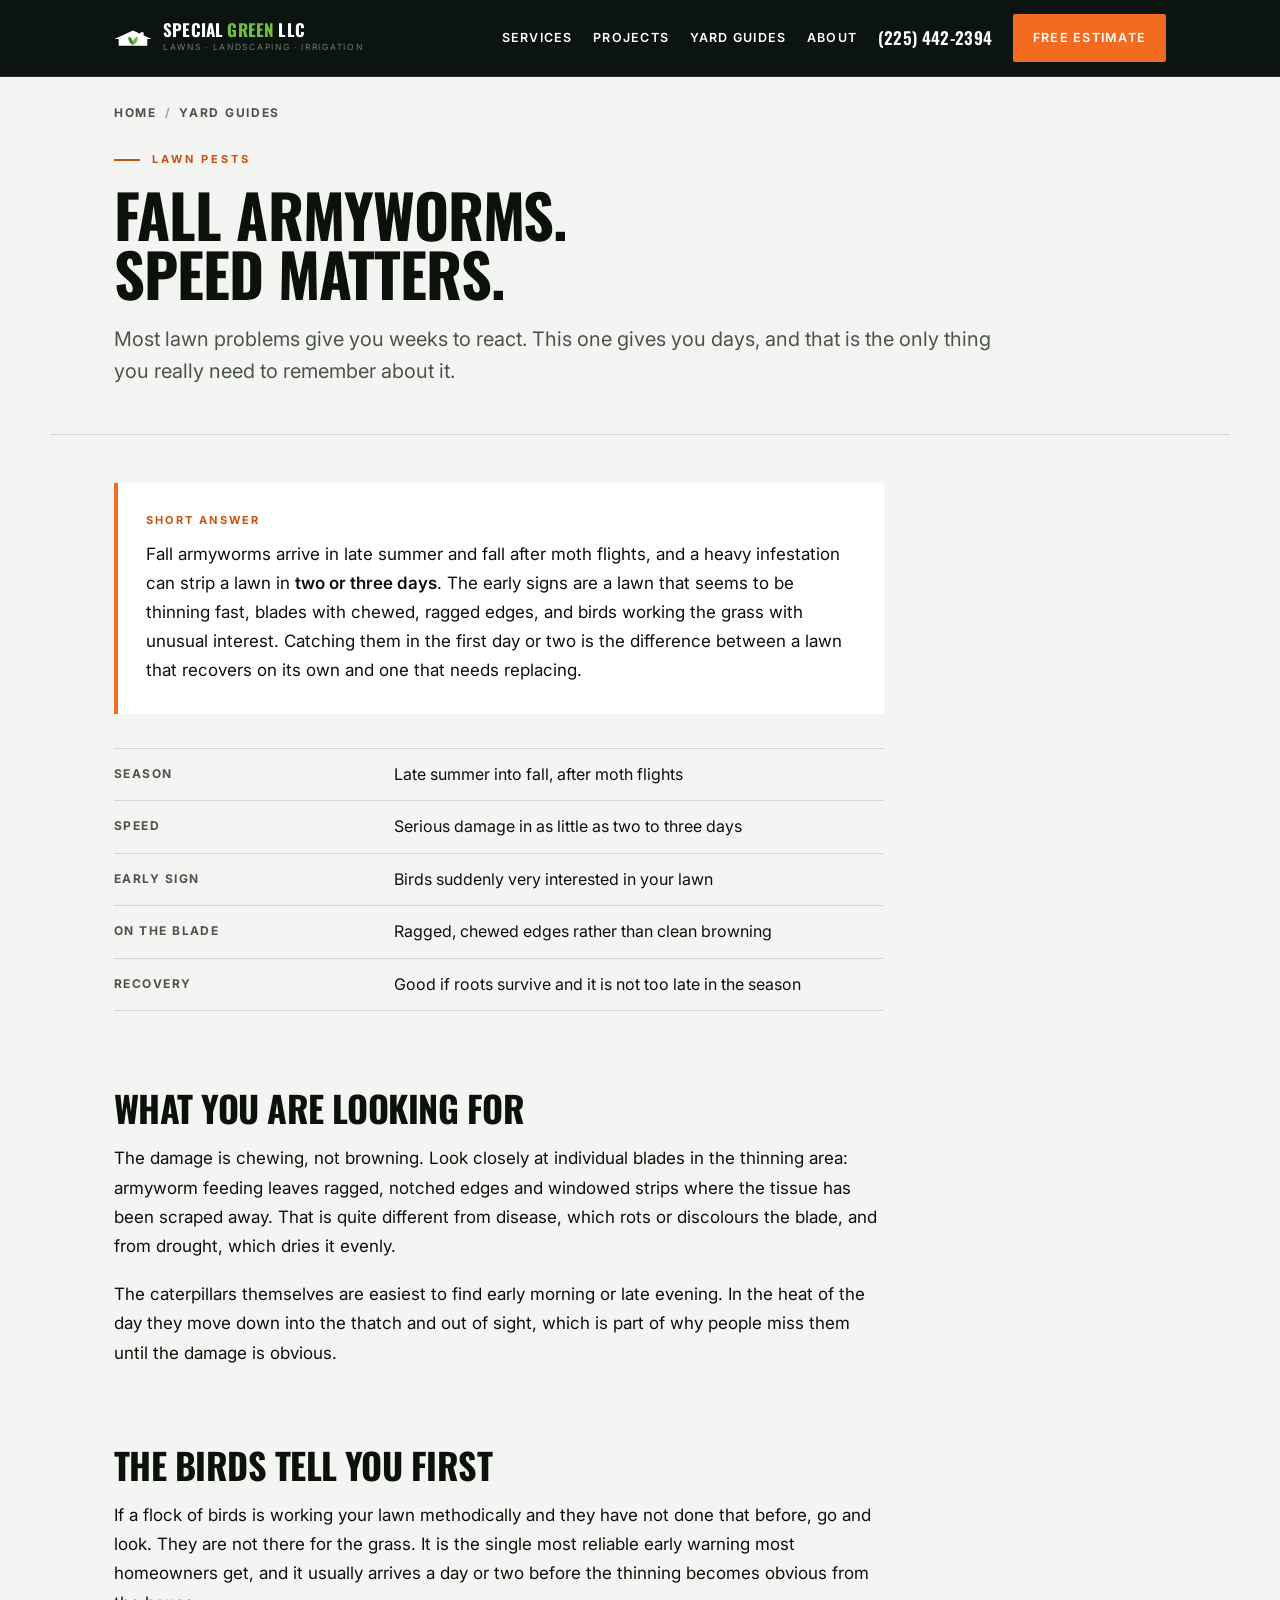
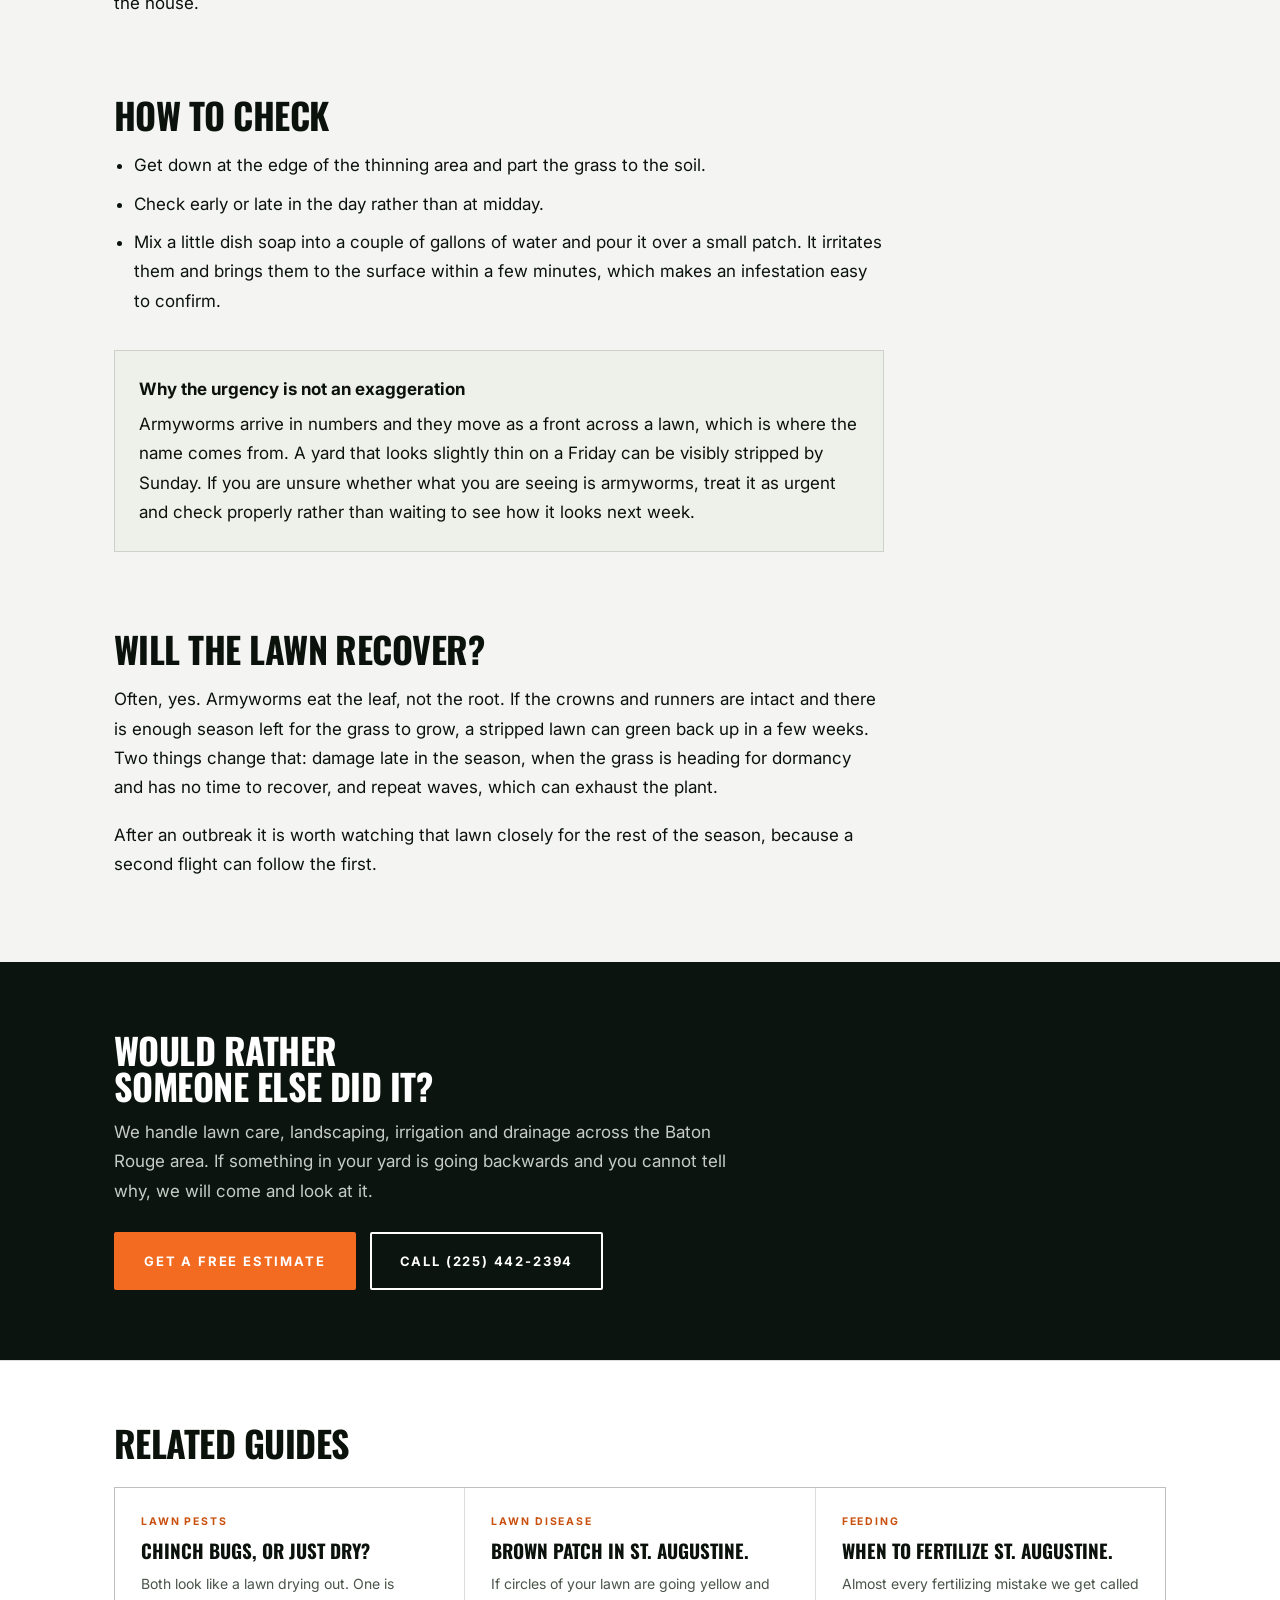
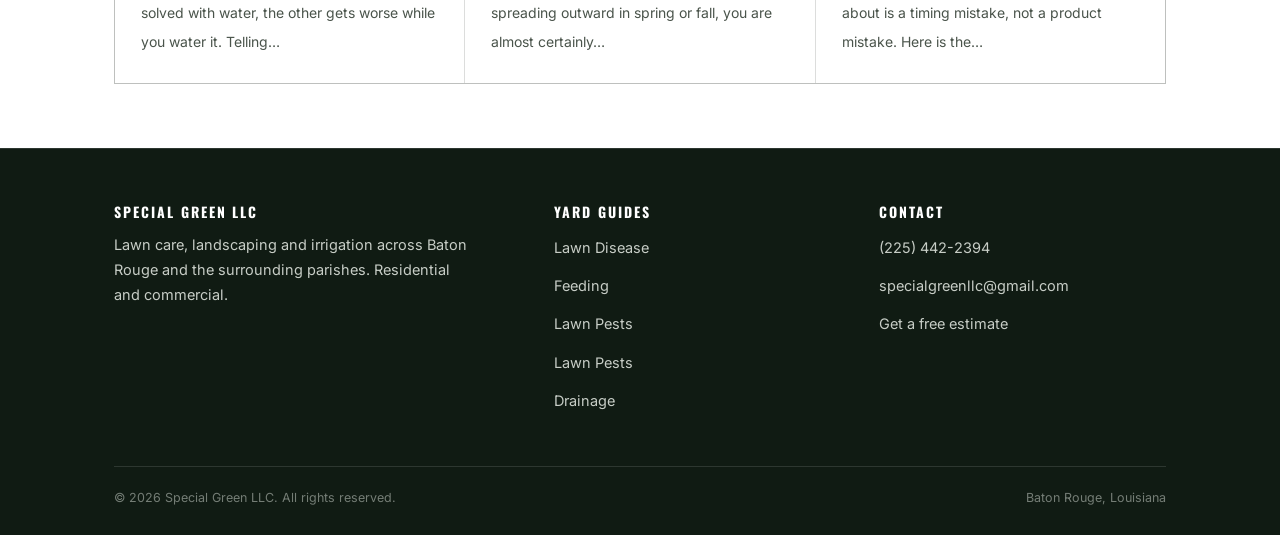
<file: guides/fall-armyworms/index.html>
<!doctype html>
<html lang="en">
<head>
<meta charset="utf-8"/>
<meta name="viewport" content="width=device-width,initial-scale=1"/>
<title>Fall Armyworms: How to Spot Them Before They Take the Lawn | Special Green</title>
<meta name="description" content="Armyworms can strip a Louisiana lawn in a couple of days. What the early signs look like, how to check, and why catching them a few days early changes the outcome."/>
<meta name="theme-color" content="#0B140E"/>
<meta name="robots" content="noindex,nofollow"/>
<link rel="canonical" href="https://specialgreenbr.com/guides/fall-armyworms/"/>
<link rel="icon" type="image/svg+xml" href="/brand/favicon.svg"/>
<meta property="og:type" content="article"/>
<meta property="og:site_name" content="Special Green"/>
<meta property="og:url" content="https://specialgreenbr.com/guides/fall-armyworms/"/>
<meta property="og:title" content="Fall Armyworms: How to Spot Them Before They Take the Lawn | Special Green"/>
<meta property="og:description" content="Armyworms can strip a Louisiana lawn in a couple of days. What the early signs look like, how to check, and why catching them a few days early changes the outcome."/>
<meta property="og:image" content="https://specialgreenbr.com/assets/og-hero.jpg"/>
<meta name="twitter:card" content="summary_large_image"/>
<link rel="preconnect" href="https://fonts.googleapis.com"/>
<link rel="preconnect" href="https://fonts.gstatic.com" crossorigin/>
<link href="https://fonts.googleapis.com/css2?family=Oswald:wght@500;600;700&family=Inter:wght@400;500;600;700&display=swap" rel="stylesheet"/>
<link rel="stylesheet" href="/assets/site.css"/>
<script type="application/ld+json">{"@context": "https://schema.org", "@type": "Article", "headline": "Fall Armyworms: How to Spot Them Before They Take the Lawn", "description": "Armyworms can strip a Louisiana lawn in a couple of days. What the early signs look like, how to check, and why catching them a few days early changes the outcome.", "about": "Lawn care in Baton Rouge, Louisiana", "image": "https://specialgreenbr.com/assets/og-hero.jpg", "mainEntityOfPage": {"@type": "WebPage", "@id": "https://specialgreenbr.com/guides/fall-armyworms/"}, "publisher": {"@type": "Organization", "name": "Special Green LLC", "url": "https://specialgreenbr.com/"}}</script>
<script type="application/ld+json">{"@context": "https://schema.org", "@type": "BreadcrumbList", "itemListElement": [{"@type": "ListItem", "position": 1, "name": "Home", "item": "https://specialgreenbr.com/"}, {"@type": "ListItem", "position": 2, "name": "Yard Guides", "item": "https://specialgreenbr.com/guides/"}, {"@type": "ListItem", "position": 3, "name": "Fall Armyworms. Speed Matters.", "item": "https://specialgreenbr.com/guides/fall-armyworms/"}]}</script>
</head>
<body>
<a class="skip" href="#main">Skip to content</a>
<header class="header">
  <div class="wrap">
    <a href="/" class="logo"><svg class="mark" viewBox="150 14 500 214" aria-hidden="true"><rect x="496" y="44" width="44" height="62" class="body"/><path class="body" d="M400 20 L644 132 L588 132 L588 222 L212 222 L212 132 L156 132 Z"/><path class="leaf-b" d="M399 212 C352 190 328 140 344 100 C388 118 410 168 399 212 Z"/><path class="leaf-a" d="M401 212 C448 190 472 140 456 100 C412 118 390 168 401 212 Z"/></svg><span class="wordmark"><b>SPECIAL <i>GREEN</i> LLC</b><em>Lawns &middot; Landscaping &middot; Irrigation</em></span></a>
    <nav aria-label="Main">
      <a href="/#services">Services</a>
      <a href="/#work">Projects</a>
      <a href="/guides/">Yard Guides</a>
      <a href="/#crew">About</a>
      <a class="tel" href="tel:+12254422394">(225) 442-2394</a>
      <a href="/#estimate" class="btn btn--primary btn--sm">Free Estimate</a>
    </nav>
  </div>
</header>
<main id="main">
  <div class="wrap">
    <p class="crumb"><a href="/">Home</a><span>/</span><a href="/guides/">Yard Guides</a></p>
  </div>
  <div class="wrap masthead">
    <p class="eyebrow">Lawn Pests</p>
    <h1>Fall Armyworms.<br>Speed Matters.</h1>
    <p class="standfirst">Most lawn problems give you weeks to react. This one gives you days, and that is the only thing you really need to remember about it.</p>
  </div>
  <div class="wrap">
    <article>
      <div class="answer"><span class="lbl">Short answer</span><p>Fall armyworms arrive in late summer and fall after moth flights, and a heavy infestation can strip a lawn in <strong>two or three days</strong>. The early signs are a lawn that seems to be thinning fast, blades with chewed, ragged edges, and birds working the grass with unusual interest. Catching them in the first day or two is the difference between a lawn that recovers on its own and one that needs replacing.</p></div>
      <ul class="keyfacts"><li><span class="k">Season</span><span class="v">Late summer into fall, after moth flights</span></li><li><span class="k">Speed</span><span class="v">Serious damage in as little as two to three days</span></li><li><span class="k">Early sign</span><span class="v">Birds suddenly very interested in your lawn</span></li><li><span class="k">On the blade</span><span class="v">Ragged, chewed edges rather than clean browning</span></li><li><span class="k">Recovery</span><span class="v">Good if roots survive and it is not too late in the season</span></li></ul>
      
<h2>What you are looking for</h2>
<p>The damage is chewing, not browning. Look closely at individual blades in the thinning
area: armyworm feeding leaves ragged, notched edges and windowed strips where the tissue
has been scraped away. That is quite different from disease, which rots or discolours the
blade, and from drought, which dries it evenly.</p>
<p>The caterpillars themselves are easiest to find early morning or late evening. In the
heat of the day they move down into the thatch and out of sight, which is part of why
people miss them until the damage is obvious.</p>

<h2>The birds tell you first</h2>
<p>If a flock of birds is working your lawn methodically and they have not done that
before, go and look. They are not there for the grass. It is the single most reliable
early warning most homeowners get, and it usually arrives a day or two before the
thinning becomes obvious from the house.</p>

<h2>How to check</h2>
<ul>
<li>Get down at the edge of the thinning area and part the grass to the soil.</li>
<li>Check early or late in the day rather than at midday.</li>
<li>Mix a little dish soap into a couple of gallons of water and pour it over a small
patch. It irritates them and brings them to the surface within a few minutes, which
makes an infestation easy to confirm.</li>
</ul>

<div class="note"><b>Why the urgency is not an exaggeration</b>
<p>Armyworms arrive in numbers and they move as a front across a lawn, which is where the
name comes from. A yard that looks slightly thin on a Friday can be visibly stripped by
Sunday. If you are unsure whether what you are seeing is armyworms, treat it as urgent
and check properly rather than waiting to see how it looks next week.</p></div>

<h2>Will the lawn recover?</h2>
<p>Often, yes. Armyworms eat the leaf, not the root. If the crowns and runners are intact
and there is enough season left for the grass to grow, a stripped lawn can green back up
in a few weeks. Two things change that: damage late in the season, when the grass is
heading for dormancy and has no time to recover, and repeat waves, which can exhaust the
plant.</p>
<p>After an outbreak it is worth watching that lawn closely for the rest of the season,
because a second flight can follow the first.</p>

    </article>
  </div>
</main>

<section class="cta">
  <div class="wrap">
    <h2>Would Rather<br>Someone Else Did It?</h2>
    <p>We handle lawn care, landscaping, irrigation and drainage across the Baton Rouge
      area. If something in your yard is going backwards and you cannot tell why, we will
      come and look at it.</p>
    <div class="row">
      <a class="btn btn--primary" href="/#estimate">Get a Free Estimate</a>
      <a class="btn btn--ghost" href="tel:+12254422394">Call (225) 442-2394</a>
    </div>
  </div>
</section>

<section class="related">
  <div class="wrap">
    <h2>Related Guides</h2>
    <div class="rel-grid"><a href="/guides/chinch-bugs-or-drought/"><span class="k">Lawn Pests</span><b>Chinch Bugs, Or Just Dry?</b><span>Both look like a lawn drying out. One is solved with water, the other gets worse while you water it. Telling…</span></a><a href="/guides/brown-patch-st-augustine/"><span class="k">Lawn Disease</span><b>Brown Patch in St. Augustine.</b><span>If circles of your lawn are going yellow and spreading outward in spring or fall, you are almost certainly…</span></a><a href="/guides/when-to-fertilize-st-augustine/"><span class="k">Feeding</span><b>When to Fertilize St. Augustine.</b><span>Almost every fertilizing mistake we get called about is a timing mistake, not a product mistake. Here is the…</span></a></div>
  </div>
</section>
<footer class="foot">
  <div class="wrap">
    <div class="cols">
      <div>
        <h3 class="h">Special Green LLC</h3>
        <p class="blurb">Lawn care, landscaping and irrigation across Baton Rouge and the
          surrounding parishes. Residential and commercial.</p>
      </div>
      <div>
        <h3 class="h">Yard Guides</h3>
        <ul><li><a href="/guides/brown-patch-st-augustine/">Lawn Disease</a></li><li><a href="/guides/when-to-fertilize-st-augustine/">Feeding</a></li><li><a href="/guides/chinch-bugs-or-drought/">Lawn Pests</a></li><li><a href="/guides/fall-armyworms/">Lawn Pests</a></li><li><a href="/guides/yard-holds-water-after-rain/">Drainage</a></li></ul>
      </div>
      <div>
        <h3 class="h">Contact</h3>
        <ul>
          <li><a href="tel:+12254422394">(225) 442-2394</a></li>
          <li><a href="mailto:specialgreenllc@gmail.com">specialgreenllc@gmail.com</a></li>
          <li><a href="/#estimate">Get a free estimate</a></li>
        </ul>
      </div>
    </div>
    <div class="base">
      <span>&copy; <span id="yr">2026</span> Special Green LLC. All rights reserved.</span>
      <span>Baton Rouge, Louisiana</span>
    </div>
  </div>
  <script>document.getElementById('yr').textContent=new Date().getFullYear();</script>
</footer>
</body>
</html>
</file>
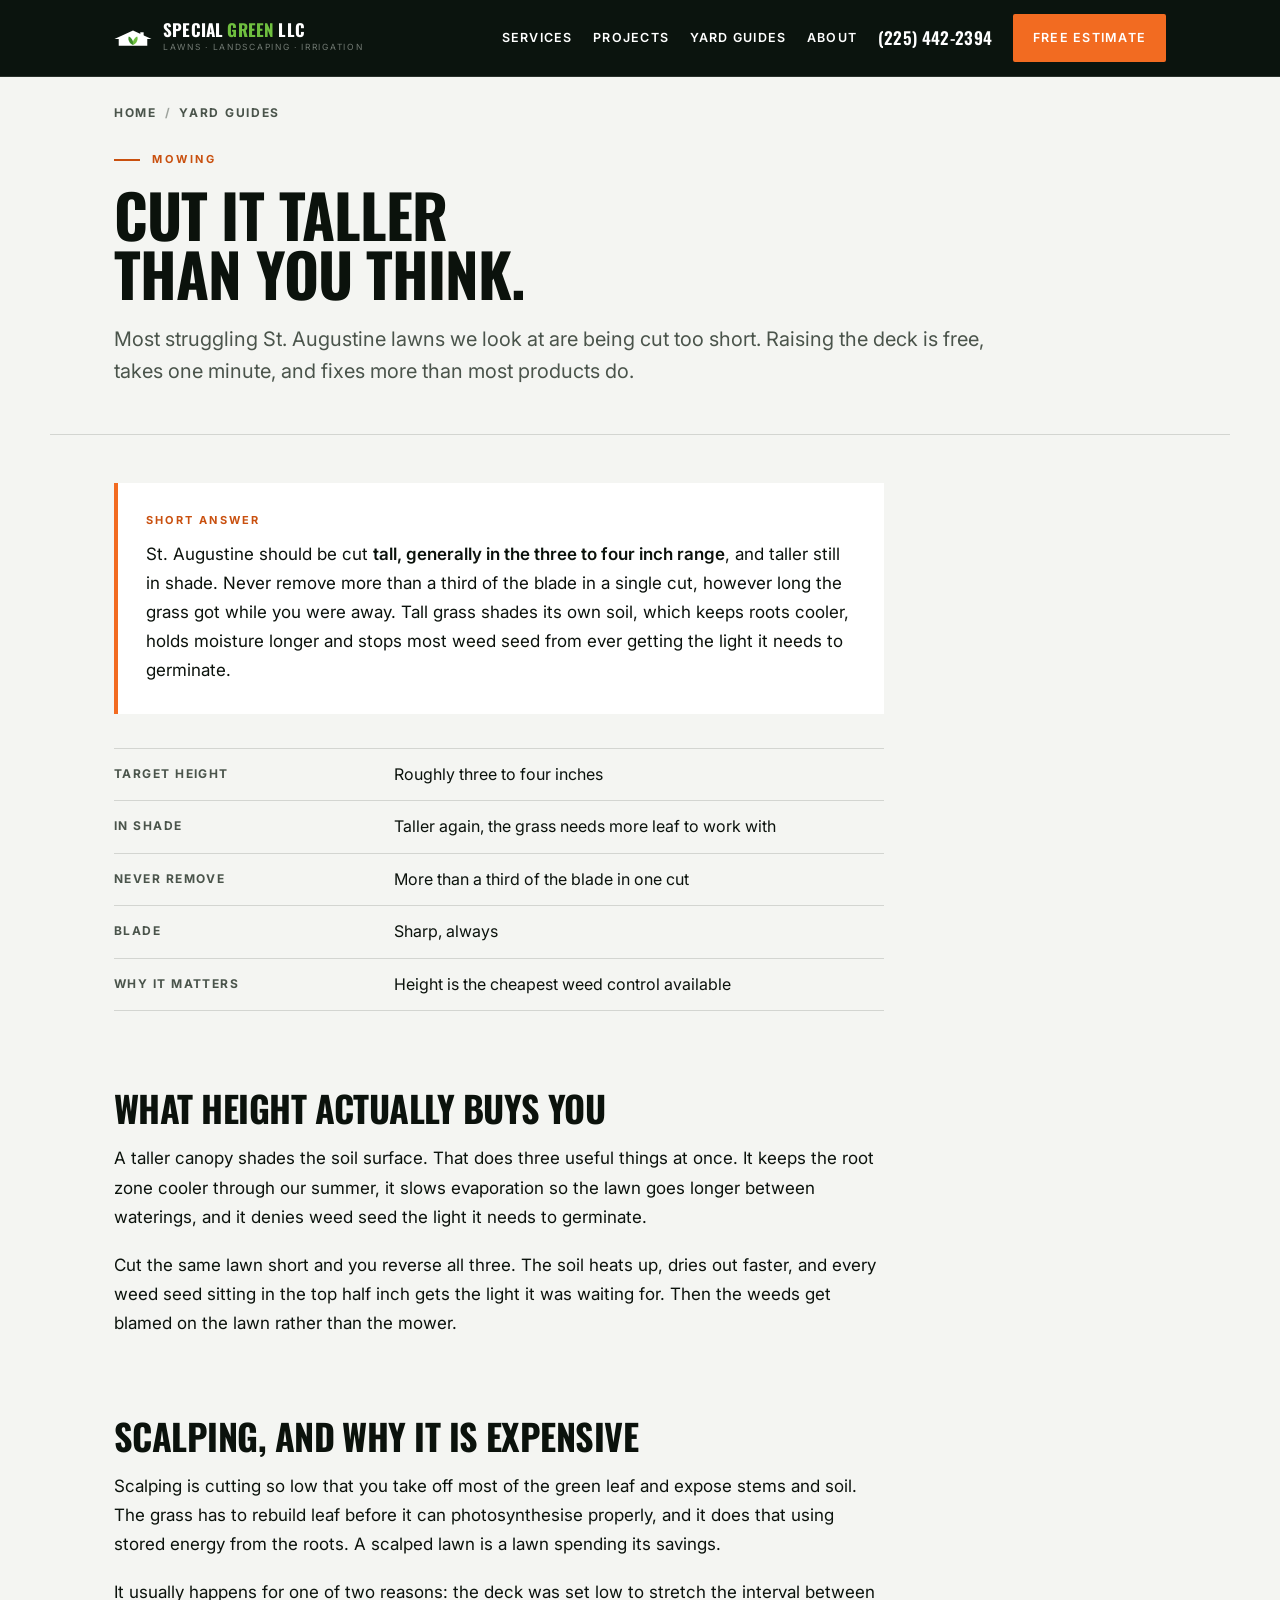
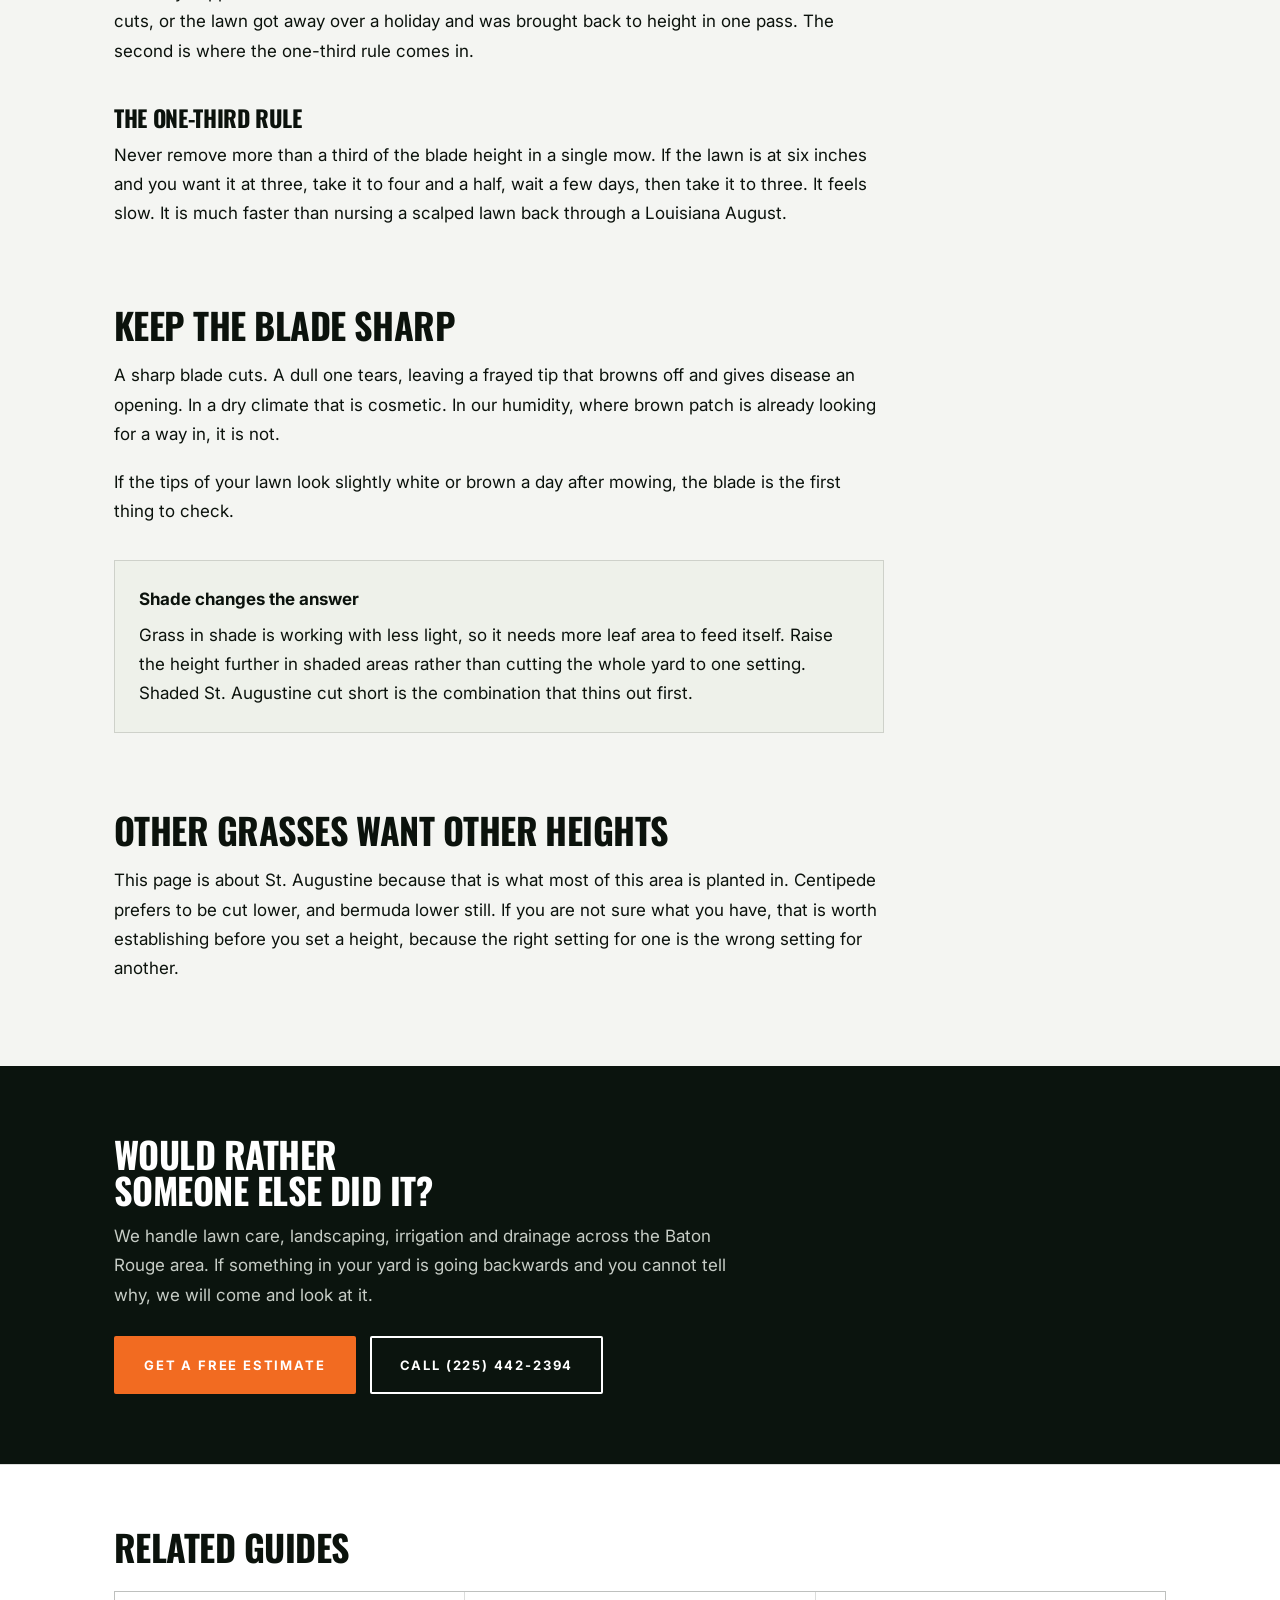
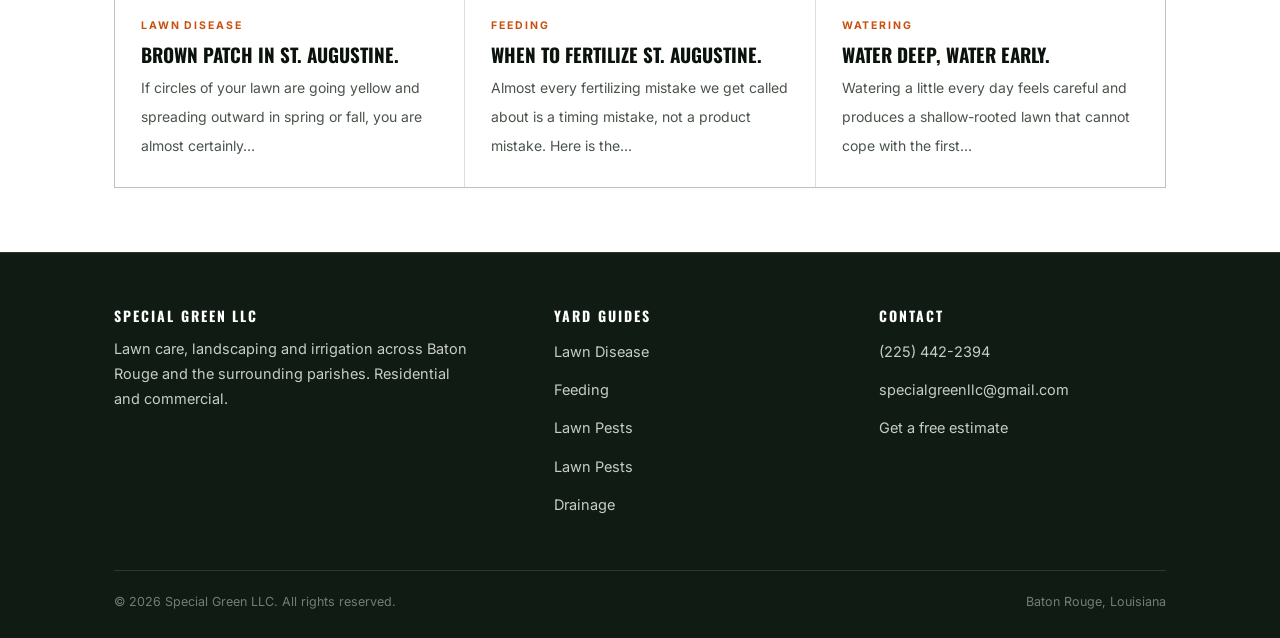
<file: guides/mowing-height-st-augustine/index.html>
<!doctype html>
<html lang="en">
<head>
<meta charset="utf-8"/>
<meta name="viewport" content="width=device-width,initial-scale=1"/>
<title>How Short Should You Cut St. Augustine? | Special Green</title>
<meta name="description" content="Mowing height is the cheapest weed control there is. Why St. Augustine wants to be tall, what scalping costs you, and the one-third rule."/>
<meta name="theme-color" content="#0B140E"/>
<meta name="robots" content="noindex,nofollow"/>
<link rel="canonical" href="https://specialgreenbr.com/guides/mowing-height-st-augustine/"/>
<link rel="icon" type="image/svg+xml" href="/brand/favicon.svg"/>
<meta property="og:type" content="article"/>
<meta property="og:site_name" content="Special Green"/>
<meta property="og:url" content="https://specialgreenbr.com/guides/mowing-height-st-augustine/"/>
<meta property="og:title" content="How Short Should You Cut St. Augustine? | Special Green"/>
<meta property="og:description" content="Mowing height is the cheapest weed control there is. Why St. Augustine wants to be tall, what scalping costs you, and the one-third rule."/>
<meta property="og:image" content="https://specialgreenbr.com/assets/og-hero.jpg"/>
<meta name="twitter:card" content="summary_large_image"/>
<link rel="preconnect" href="https://fonts.googleapis.com"/>
<link rel="preconnect" href="https://fonts.gstatic.com" crossorigin/>
<link href="https://fonts.googleapis.com/css2?family=Oswald:wght@500;600;700&family=Inter:wght@400;500;600;700&display=swap" rel="stylesheet"/>
<link rel="stylesheet" href="/assets/site.css"/>
<script type="application/ld+json">{"@context": "https://schema.org", "@type": "Article", "headline": "How Short Should You Cut St. Augustine?", "description": "Mowing height is the cheapest weed control there is. Why St. Augustine wants to be tall, what scalping costs you, and the one-third rule.", "about": "Lawn care in Baton Rouge, Louisiana", "image": "https://specialgreenbr.com/assets/og-hero.jpg", "mainEntityOfPage": {"@type": "WebPage", "@id": "https://specialgreenbr.com/guides/mowing-height-st-augustine/"}, "publisher": {"@type": "Organization", "name": "Special Green LLC", "url": "https://specialgreenbr.com/"}}</script>
<script type="application/ld+json">{"@context": "https://schema.org", "@type": "BreadcrumbList", "itemListElement": [{"@type": "ListItem", "position": 1, "name": "Home", "item": "https://specialgreenbr.com/"}, {"@type": "ListItem", "position": 2, "name": "Yard Guides", "item": "https://specialgreenbr.com/guides/"}, {"@type": "ListItem", "position": 3, "name": "Cut It Taller Than You Think.", "item": "https://specialgreenbr.com/guides/mowing-height-st-augustine/"}]}</script>
</head>
<body>
<a class="skip" href="#main">Skip to content</a>
<header class="header">
  <div class="wrap">
    <a href="/" class="logo"><svg class="mark" viewBox="150 14 500 214" aria-hidden="true"><rect x="496" y="44" width="44" height="62" class="body"/><path class="body" d="M400 20 L644 132 L588 132 L588 222 L212 222 L212 132 L156 132 Z"/><path class="leaf-b" d="M399 212 C352 190 328 140 344 100 C388 118 410 168 399 212 Z"/><path class="leaf-a" d="M401 212 C448 190 472 140 456 100 C412 118 390 168 401 212 Z"/></svg><span class="wordmark"><b>SPECIAL <i>GREEN</i> LLC</b><em>Lawns &middot; Landscaping &middot; Irrigation</em></span></a>
    <nav aria-label="Main">
      <a href="/#services">Services</a>
      <a href="/#work">Projects</a>
      <a href="/guides/">Yard Guides</a>
      <a href="/#crew">About</a>
      <a class="tel" href="tel:+12254422394">(225) 442-2394</a>
      <a href="/#estimate" class="btn btn--primary btn--sm">Free Estimate</a>
    </nav>
  </div>
</header>
<main id="main">
  <div class="wrap">
    <p class="crumb"><a href="/">Home</a><span>/</span><a href="/guides/">Yard Guides</a></p>
  </div>
  <div class="wrap masthead">
    <p class="eyebrow">Mowing</p>
    <h1>Cut It Taller<br>Than You Think.</h1>
    <p class="standfirst">Most struggling St. Augustine lawns we look at are being cut too short. Raising the deck is free, takes one minute, and fixes more than most products do.</p>
  </div>
  <div class="wrap">
    <article>
      <div class="answer"><span class="lbl">Short answer</span><p>St. Augustine should be cut <strong>tall, generally in the three to four inch range</strong>, and taller still in shade. Never remove more than a third of the blade in a single cut, however long the grass got while you were away. Tall grass shades its own soil, which keeps roots cooler, holds moisture longer and stops most weed seed from ever getting the light it needs to germinate.</p></div>
      <ul class="keyfacts"><li><span class="k">Target height</span><span class="v">Roughly three to four inches</span></li><li><span class="k">In shade</span><span class="v">Taller again, the grass needs more leaf to work with</span></li><li><span class="k">Never remove</span><span class="v">More than a third of the blade in one cut</span></li><li><span class="k">Blade</span><span class="v">Sharp, always</span></li><li><span class="k">Why it matters</span><span class="v">Height is the cheapest weed control available</span></li></ul>
      
<h2>What height actually buys you</h2>
<p>A taller canopy shades the soil surface. That does three useful things at once. It
keeps the root zone cooler through our summer, it slows evaporation so the lawn goes
longer between waterings, and it denies weed seed the light it needs to germinate.</p>
<p>Cut the same lawn short and you reverse all three. The soil heats up, dries out
faster, and every weed seed sitting in the top half inch gets the light it was waiting
for. Then the weeds get blamed on the lawn rather than the mower.</p>

<h2>Scalping, and why it is expensive</h2>
<p>Scalping is cutting so low that you take off most of the green leaf and expose stems
and soil. The grass has to rebuild leaf before it can photosynthesise properly, and it
does that using stored energy from the roots. A scalped lawn is a lawn spending its
savings.</p>
<p>It usually happens for one of two reasons: the deck was set low to stretch the interval
between cuts, or the lawn got away over a holiday and was brought back to height in one
pass. The second is where the one-third rule comes in.</p>

<h3>The one-third rule</h3>
<p>Never remove more than a third of the blade height in a single mow. If the lawn is at
six inches and you want it at three, take it to four and a half, wait a few days, then
take it to three. It feels slow. It is much faster than nursing a scalped lawn back
through a Louisiana August.</p>

<h2>Keep the blade sharp</h2>
<p>A sharp blade cuts. A dull one tears, leaving a frayed tip that browns off and gives
disease an opening. In a dry climate that is cosmetic. In our humidity, where brown patch
is already looking for a way in, it is not.</p>
<p>If the tips of your lawn look slightly white or brown a day after mowing, the blade is
the first thing to check.</p>

<div class="note"><b>Shade changes the answer</b>
<p>Grass in shade is working with less light, so it needs more leaf area to feed itself.
Raise the height further in shaded areas rather than cutting the whole yard to one
setting. Shaded St. Augustine cut short is the combination that thins out first.</p></div>

<h2>Other grasses want other heights</h2>
<p>This page is about St. Augustine because that is what most of this area is planted in.
Centipede prefers to be cut lower, and bermuda lower still. If you are not sure what you
have, that is worth establishing before you set a height, because the right setting for
one is the wrong setting for another.</p>

    </article>
  </div>
</main>

<section class="cta">
  <div class="wrap">
    <h2>Would Rather<br>Someone Else Did It?</h2>
    <p>We handle lawn care, landscaping, irrigation and drainage across the Baton Rouge
      area. If something in your yard is going backwards and you cannot tell why, we will
      come and look at it.</p>
    <div class="row">
      <a class="btn btn--primary" href="/#estimate">Get a Free Estimate</a>
      <a class="btn btn--ghost" href="tel:+12254422394">Call (225) 442-2394</a>
    </div>
  </div>
</section>

<section class="related">
  <div class="wrap">
    <h2>Related Guides</h2>
    <div class="rel-grid"><a href="/guides/brown-patch-st-augustine/"><span class="k">Lawn Disease</span><b>Brown Patch in St. Augustine.</b><span>If circles of your lawn are going yellow and spreading outward in spring or fall, you are almost certainly…</span></a><a href="/guides/when-to-fertilize-st-augustine/"><span class="k">Feeding</span><b>When to Fertilize St. Augustine.</b><span>Almost every fertilizing mistake we get called about is a timing mistake, not a product mistake. Here is the…</span></a><a href="/guides/watering-a-baton-rouge-lawn/"><span class="k">Watering</span><b>Water Deep, Water Early.</b><span>Watering a little every day feels careful and produces a shallow-rooted lawn that cannot cope with the first…</span></a></div>
  </div>
</section>
<footer class="foot">
  <div class="wrap">
    <div class="cols">
      <div>
        <h3 class="h">Special Green LLC</h3>
        <p class="blurb">Lawn care, landscaping and irrigation across Baton Rouge and the
          surrounding parishes. Residential and commercial.</p>
      </div>
      <div>
        <h3 class="h">Yard Guides</h3>
        <ul><li><a href="/guides/brown-patch-st-augustine/">Lawn Disease</a></li><li><a href="/guides/when-to-fertilize-st-augustine/">Feeding</a></li><li><a href="/guides/chinch-bugs-or-drought/">Lawn Pests</a></li><li><a href="/guides/fall-armyworms/">Lawn Pests</a></li><li><a href="/guides/yard-holds-water-after-rain/">Drainage</a></li></ul>
      </div>
      <div>
        <h3 class="h">Contact</h3>
        <ul>
          <li><a href="tel:+12254422394">(225) 442-2394</a></li>
          <li><a href="mailto:specialgreenllc@gmail.com">specialgreenllc@gmail.com</a></li>
          <li><a href="/#estimate">Get a free estimate</a></li>
        </ul>
      </div>
    </div>
    <div class="base">
      <span>&copy; <span id="yr">2026</span> Special Green LLC. All rights reserved.</span>
      <span>Baton Rouge, Louisiana</span>
    </div>
  </div>
  <script>document.getElementById('yr').textContent=new Date().getFullYear();</script>
</footer>
</body>
</html>
</file>
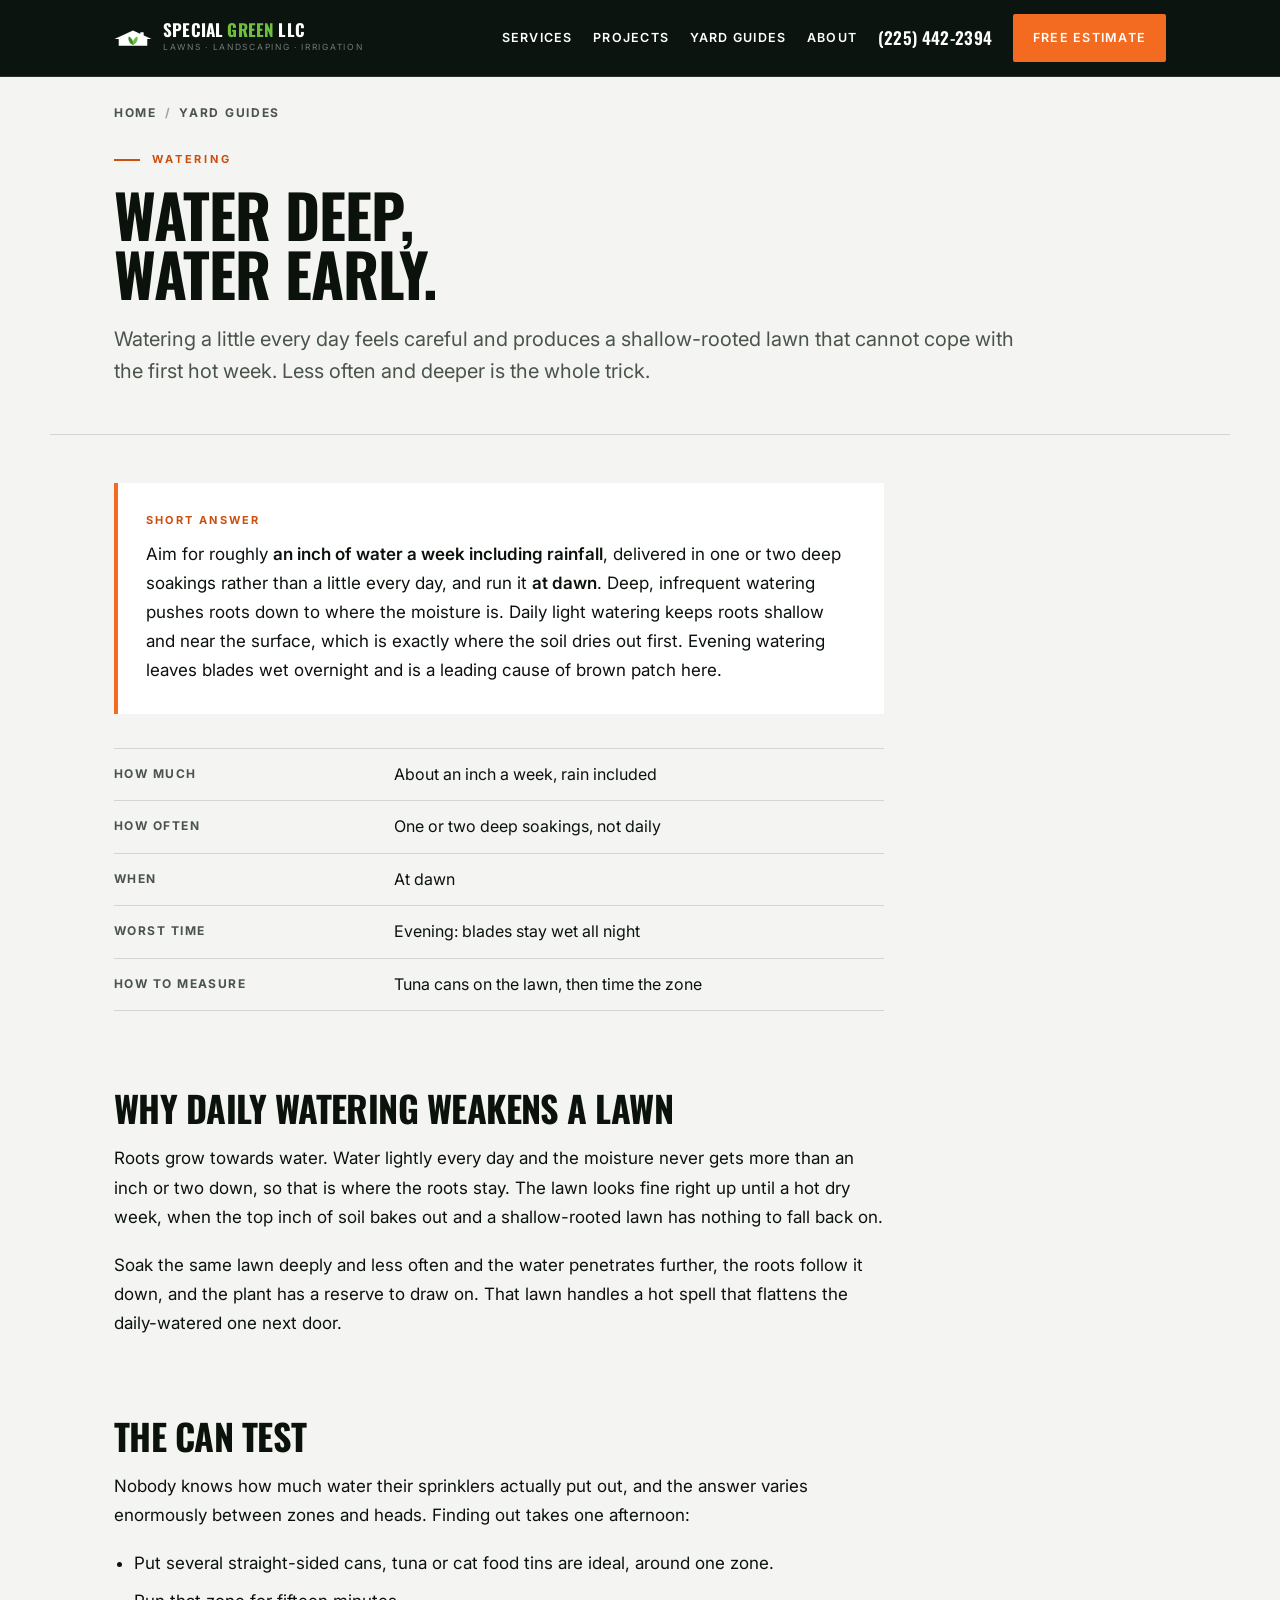
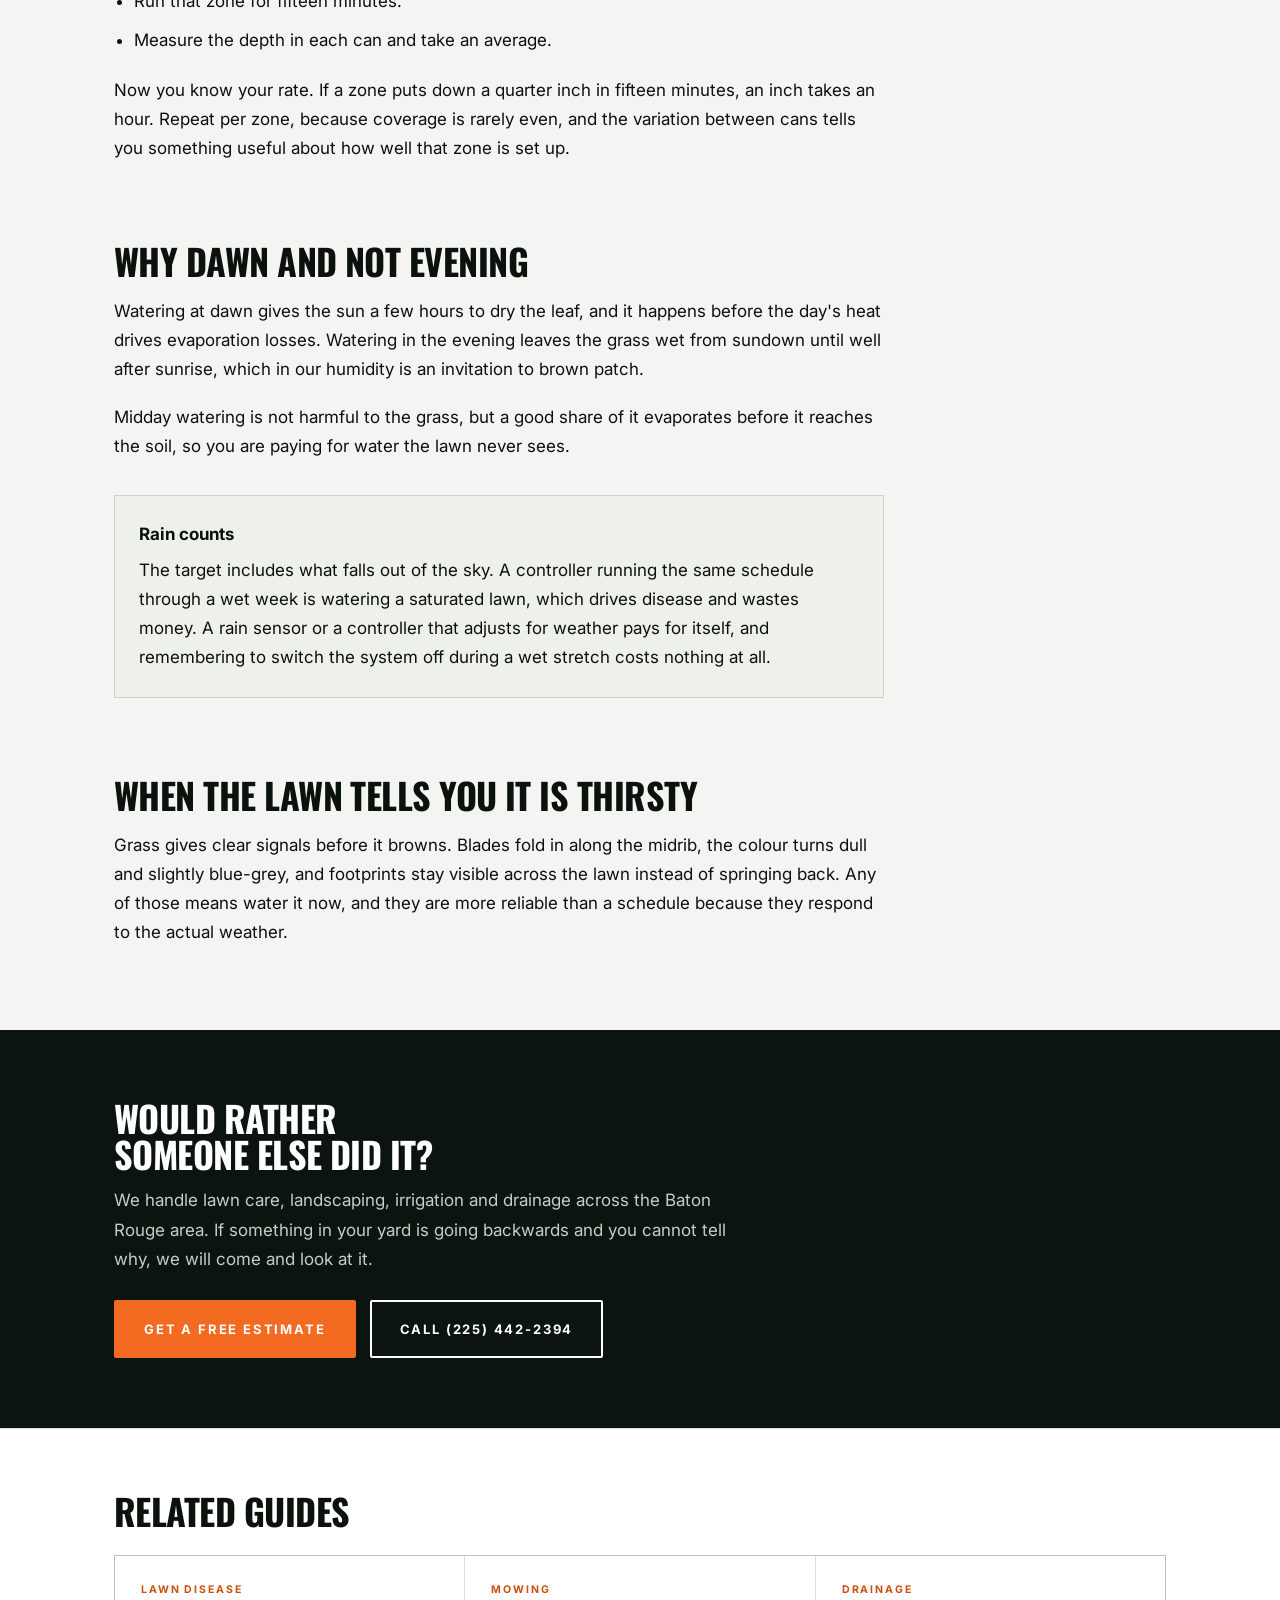
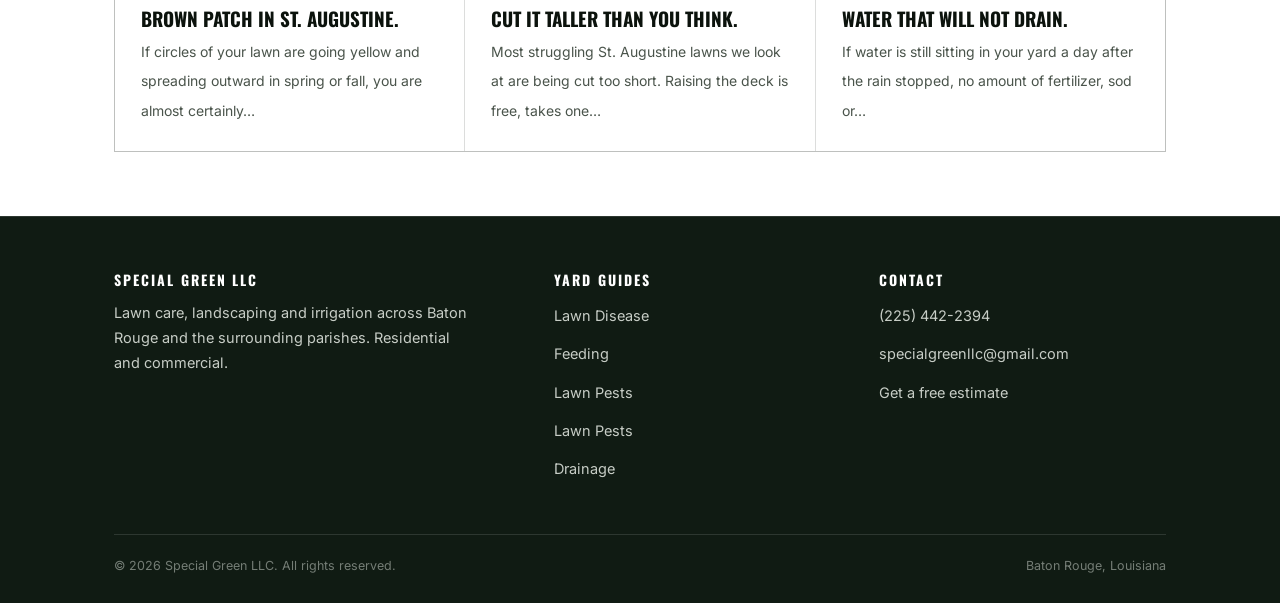
<file: guides/watering-a-baton-rouge-lawn/index.html>
<!doctype html>
<html lang="en">
<head>
<meta charset="utf-8"/>
<meta name="viewport" content="width=device-width,initial-scale=1"/>
<title>How Often to Water a Lawn in Baton Rouge | Special Green</title>
<meta name="description" content="How much water a Baton Rouge lawn actually needs, why daily sprinkling makes lawns weaker, and the simple can test that tells you how long to run each zone."/>
<meta name="theme-color" content="#0B140E"/>
<meta name="robots" content="noindex,nofollow"/>
<link rel="canonical" href="https://specialgreenbr.com/guides/watering-a-baton-rouge-lawn/"/>
<link rel="icon" type="image/svg+xml" href="/brand/favicon.svg"/>
<meta property="og:type" content="article"/>
<meta property="og:site_name" content="Special Green"/>
<meta property="og:url" content="https://specialgreenbr.com/guides/watering-a-baton-rouge-lawn/"/>
<meta property="og:title" content="How Often to Water a Lawn in Baton Rouge | Special Green"/>
<meta property="og:description" content="How much water a Baton Rouge lawn actually needs, why daily sprinkling makes lawns weaker, and the simple can test that tells you how long to run each zone."/>
<meta property="og:image" content="https://specialgreenbr.com/assets/og-hero.jpg"/>
<meta name="twitter:card" content="summary_large_image"/>
<link rel="preconnect" href="https://fonts.googleapis.com"/>
<link rel="preconnect" href="https://fonts.gstatic.com" crossorigin/>
<link href="https://fonts.googleapis.com/css2?family=Oswald:wght@500;600;700&family=Inter:wght@400;500;600;700&display=swap" rel="stylesheet"/>
<link rel="stylesheet" href="/assets/site.css"/>
<script type="application/ld+json">{"@context": "https://schema.org", "@type": "Article", "headline": "How Often to Water a Lawn in Baton Rouge", "description": "How much water a Baton Rouge lawn actually needs, why daily sprinkling makes lawns weaker, and the simple can test that tells you how long to run each zone.", "about": "Lawn care in Baton Rouge, Louisiana", "image": "https://specialgreenbr.com/assets/og-hero.jpg", "mainEntityOfPage": {"@type": "WebPage", "@id": "https://specialgreenbr.com/guides/watering-a-baton-rouge-lawn/"}, "publisher": {"@type": "Organization", "name": "Special Green LLC", "url": "https://specialgreenbr.com/"}}</script>
<script type="application/ld+json">{"@context": "https://schema.org", "@type": "BreadcrumbList", "itemListElement": [{"@type": "ListItem", "position": 1, "name": "Home", "item": "https://specialgreenbr.com/"}, {"@type": "ListItem", "position": 2, "name": "Yard Guides", "item": "https://specialgreenbr.com/guides/"}, {"@type": "ListItem", "position": 3, "name": "Water Deep, Water Early.", "item": "https://specialgreenbr.com/guides/watering-a-baton-rouge-lawn/"}]}</script>
</head>
<body>
<a class="skip" href="#main">Skip to content</a>
<header class="header">
  <div class="wrap">
    <a href="/" class="logo"><svg class="mark" viewBox="150 14 500 214" aria-hidden="true"><rect x="496" y="44" width="44" height="62" class="body"/><path class="body" d="M400 20 L644 132 L588 132 L588 222 L212 222 L212 132 L156 132 Z"/><path class="leaf-b" d="M399 212 C352 190 328 140 344 100 C388 118 410 168 399 212 Z"/><path class="leaf-a" d="M401 212 C448 190 472 140 456 100 C412 118 390 168 401 212 Z"/></svg><span class="wordmark"><b>SPECIAL <i>GREEN</i> LLC</b><em>Lawns &middot; Landscaping &middot; Irrigation</em></span></a>
    <nav aria-label="Main">
      <a href="/#services">Services</a>
      <a href="/#work">Projects</a>
      <a href="/guides/">Yard Guides</a>
      <a href="/#crew">About</a>
      <a class="tel" href="tel:+12254422394">(225) 442-2394</a>
      <a href="/#estimate" class="btn btn--primary btn--sm">Free Estimate</a>
    </nav>
  </div>
</header>
<main id="main">
  <div class="wrap">
    <p class="crumb"><a href="/">Home</a><span>/</span><a href="/guides/">Yard Guides</a></p>
  </div>
  <div class="wrap masthead">
    <p class="eyebrow">Watering</p>
    <h1>Water Deep,<br>Water Early.</h1>
    <p class="standfirst">Watering a little every day feels careful and produces a shallow-rooted lawn that cannot cope with the first hot week. Less often and deeper is the whole trick.</p>
  </div>
  <div class="wrap">
    <article>
      <div class="answer"><span class="lbl">Short answer</span><p>Aim for roughly <strong>an inch of water a week including rainfall</strong>, delivered in one or two deep soakings rather than a little every day, and run it <strong>at dawn</strong>. Deep, infrequent watering pushes roots down to where the moisture is. Daily light watering keeps roots shallow and near the surface, which is exactly where the soil dries out first. Evening watering leaves blades wet overnight and is a leading cause of brown patch here.</p></div>
      <ul class="keyfacts"><li><span class="k">How much</span><span class="v">About an inch a week, rain included</span></li><li><span class="k">How often</span><span class="v">One or two deep soakings, not daily</span></li><li><span class="k">When</span><span class="v">At dawn</span></li><li><span class="k">Worst time</span><span class="v">Evening: blades stay wet all night</span></li><li><span class="k">How to measure</span><span class="v">Tuna cans on the lawn, then time the zone</span></li></ul>
      
<h2>Why daily watering weakens a lawn</h2>
<p>Roots grow towards water. Water lightly every day and the moisture never gets more
than an inch or two down, so that is where the roots stay. The lawn looks fine right up
until a hot dry week, when the top inch of soil bakes out and a shallow-rooted lawn has
nothing to fall back on.</p>
<p>Soak the same lawn deeply and less often and the water penetrates further, the roots
follow it down, and the plant has a reserve to draw on. That lawn handles a hot spell
that flattens the daily-watered one next door.</p>

<h2>The can test</h2>
<p>Nobody knows how much water their sprinklers actually put out, and the answer varies
enormously between zones and heads. Finding out takes one afternoon:</p>
<ul>
<li>Put several straight-sided cans, tuna or cat food tins are ideal, around one zone.</li>
<li>Run that zone for fifteen minutes.</li>
<li>Measure the depth in each can and take an average.</li>
</ul>
<p>Now you know your rate. If a zone puts down a quarter inch in fifteen minutes, an inch
takes an hour. Repeat per zone, because coverage is rarely even, and the variation
between cans tells you something useful about how well that zone is set up.</p>

<h2>Why dawn and not evening</h2>
<p>Watering at dawn gives the sun a few hours to dry the leaf, and it happens before the
day's heat drives evaporation losses. Watering in the evening leaves the grass wet from
sundown until well after sunrise, which in our humidity is an invitation to brown patch.</p>
<p>Midday watering is not harmful to the grass, but a good share of it evaporates before
it reaches the soil, so you are paying for water the lawn never sees.</p>

<div class="note"><b>Rain counts</b>
<p>The target includes what falls out of the sky. A controller running the same schedule
through a wet week is watering a saturated lawn, which drives disease and wastes money. A
rain sensor or a controller that adjusts for weather pays for itself, and remembering to
switch the system off during a wet stretch costs nothing at all.</p></div>

<h2>When the lawn tells you it is thirsty</h2>
<p>Grass gives clear signals before it browns. Blades fold in along the midrib, the colour
turns dull and slightly blue-grey, and footprints stay visible across the lawn instead of
springing back. Any of those means water it now, and they are more reliable than a
schedule because they respond to the actual weather.</p>

    </article>
  </div>
</main>

<section class="cta">
  <div class="wrap">
    <h2>Would Rather<br>Someone Else Did It?</h2>
    <p>We handle lawn care, landscaping, irrigation and drainage across the Baton Rouge
      area. If something in your yard is going backwards and you cannot tell why, we will
      come and look at it.</p>
    <div class="row">
      <a class="btn btn--primary" href="/#estimate">Get a Free Estimate</a>
      <a class="btn btn--ghost" href="tel:+12254422394">Call (225) 442-2394</a>
    </div>
  </div>
</section>

<section class="related">
  <div class="wrap">
    <h2>Related Guides</h2>
    <div class="rel-grid"><a href="/guides/brown-patch-st-augustine/"><span class="k">Lawn Disease</span><b>Brown Patch in St. Augustine.</b><span>If circles of your lawn are going yellow and spreading outward in spring or fall, you are almost certainly…</span></a><a href="/guides/mowing-height-st-augustine/"><span class="k">Mowing</span><b>Cut It Taller Than You Think.</b><span>Most struggling St. Augustine lawns we look at are being cut too short. Raising the deck is free, takes one…</span></a><a href="/guides/yard-holds-water-after-rain/"><span class="k">Drainage</span><b>Water That Will Not Drain.</b><span>If water is still sitting in your yard a day after the rain stopped, no amount of fertilizer, sod or…</span></a></div>
  </div>
</section>
<footer class="foot">
  <div class="wrap">
    <div class="cols">
      <div>
        <h3 class="h">Special Green LLC</h3>
        <p class="blurb">Lawn care, landscaping and irrigation across Baton Rouge and the
          surrounding parishes. Residential and commercial.</p>
      </div>
      <div>
        <h3 class="h">Yard Guides</h3>
        <ul><li><a href="/guides/brown-patch-st-augustine/">Lawn Disease</a></li><li><a href="/guides/when-to-fertilize-st-augustine/">Feeding</a></li><li><a href="/guides/chinch-bugs-or-drought/">Lawn Pests</a></li><li><a href="/guides/fall-armyworms/">Lawn Pests</a></li><li><a href="/guides/yard-holds-water-after-rain/">Drainage</a></li></ul>
      </div>
      <div>
        <h3 class="h">Contact</h3>
        <ul>
          <li><a href="tel:+12254422394">(225) 442-2394</a></li>
          <li><a href="mailto:specialgreenllc@gmail.com">specialgreenllc@gmail.com</a></li>
          <li><a href="/#estimate">Get a free estimate</a></li>
        </ul>
      </div>
    </div>
    <div class="base">
      <span>&copy; <span id="yr">2026</span> Special Green LLC. All rights reserved.</span>
      <span>Baton Rouge, Louisiana</span>
    </div>
  </div>
  <script>document.getElementById('yr').textContent=new Date().getFullYear();</script>
</footer>
</body>
</html>
</file>
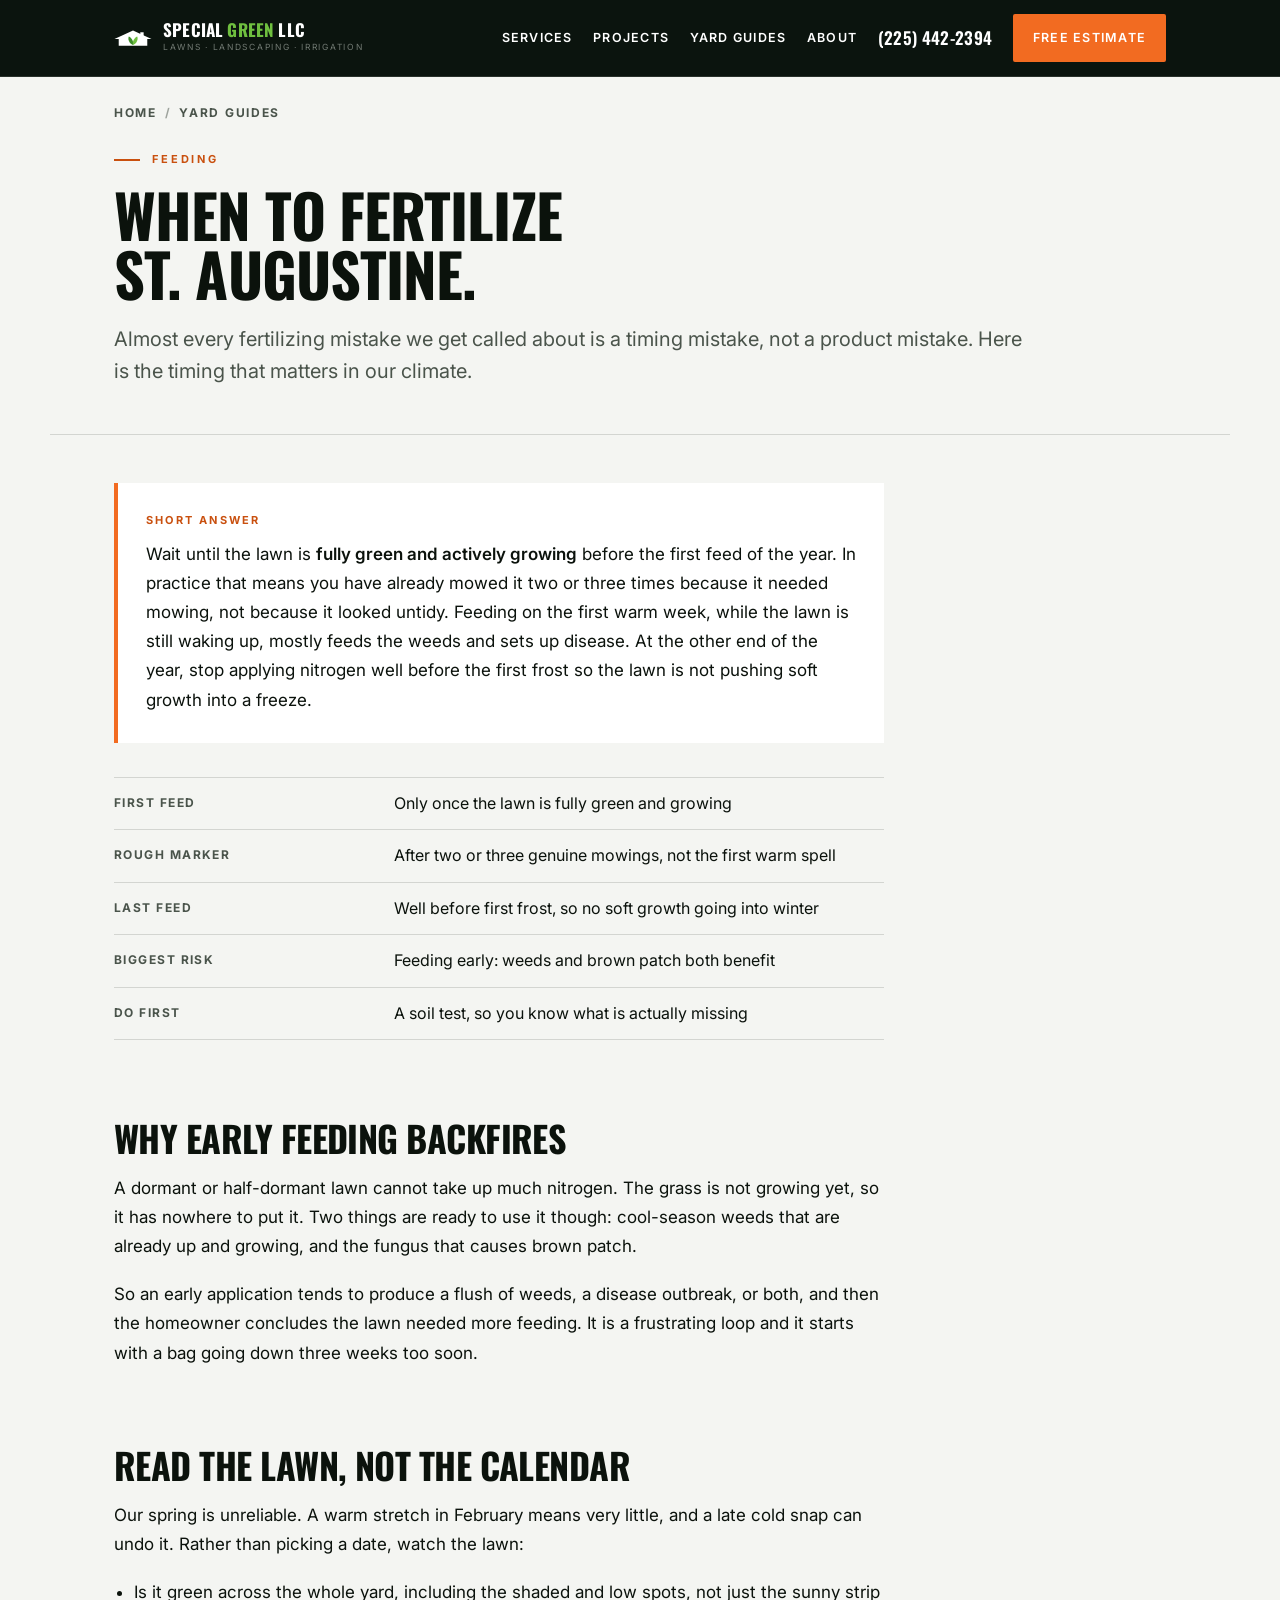
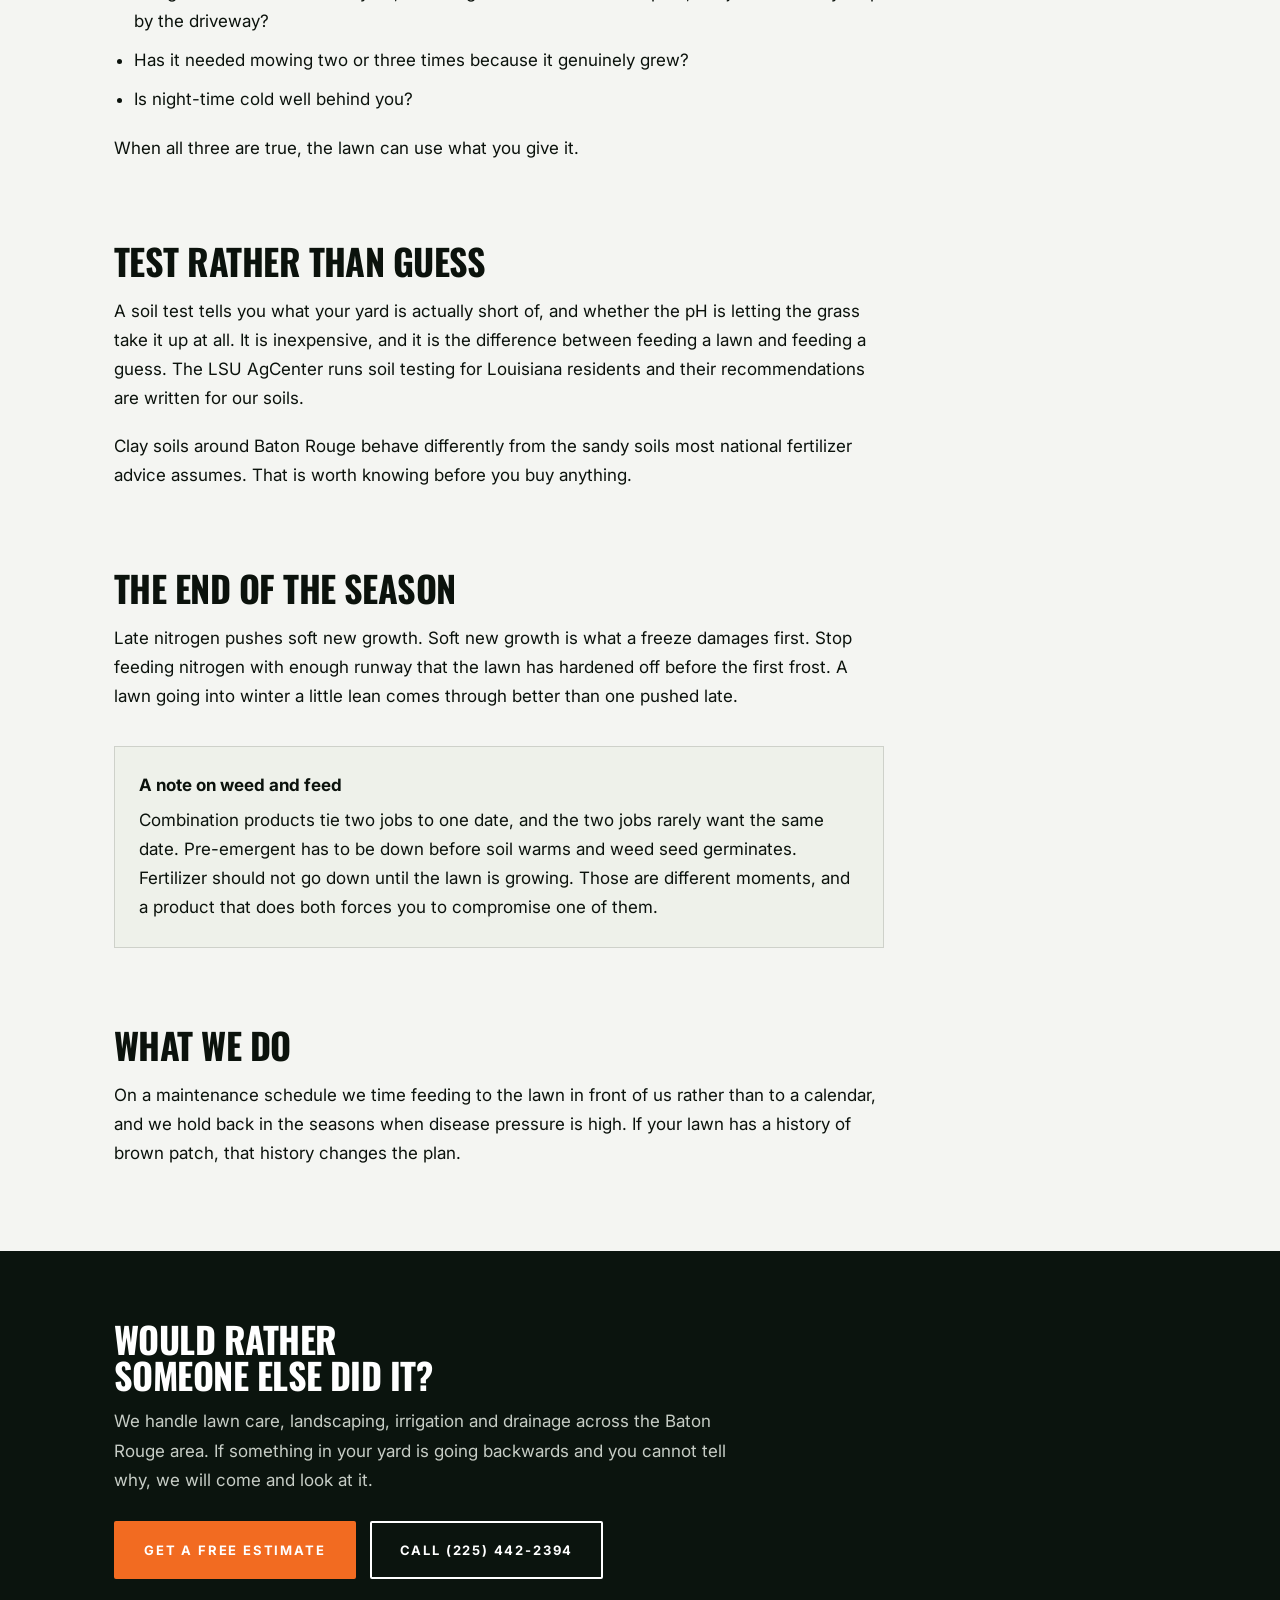
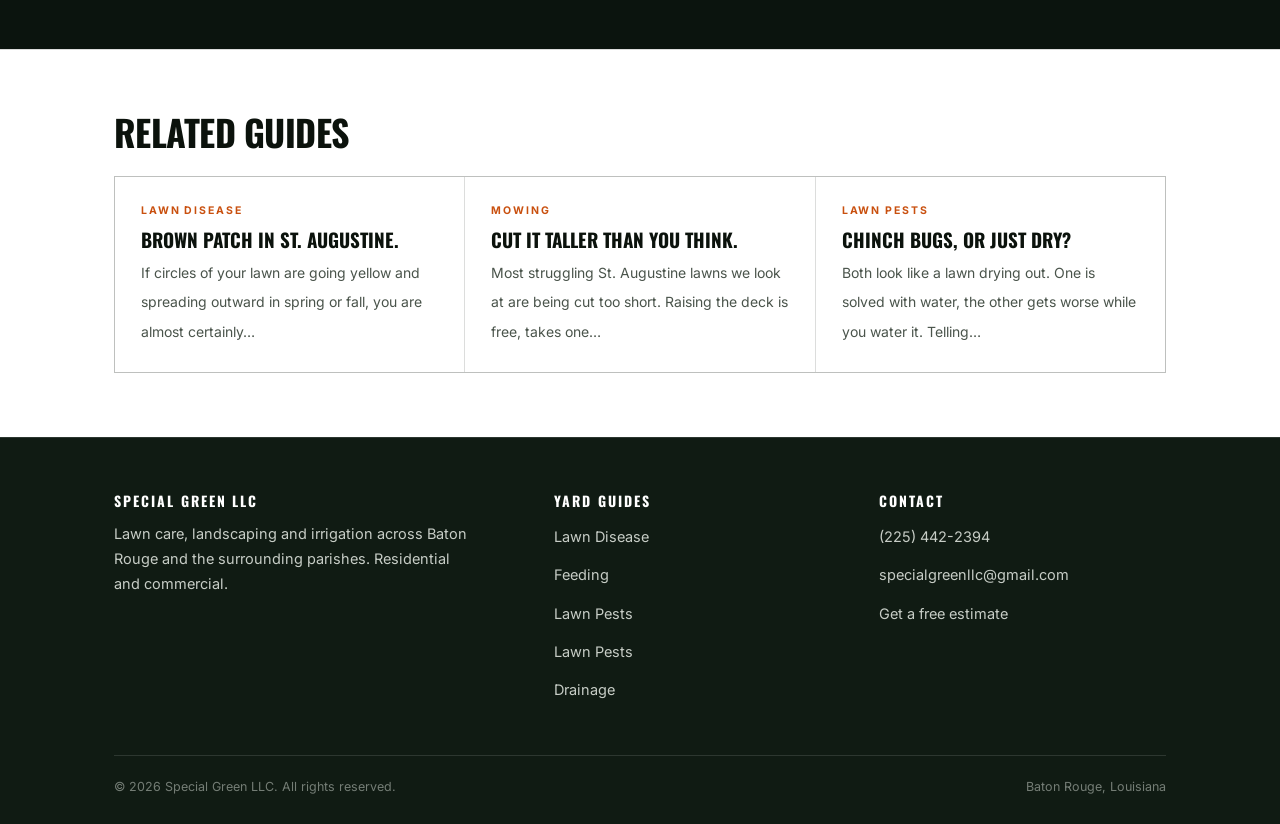
<file: guides/when-to-fertilize-st-augustine/index.html>
<!doctype html>
<html lang="en">
<head>
<meta charset="utf-8"/>
<meta name="viewport" content="width=device-width,initial-scale=1"/>
<title>When to Fertilize St. Augustine in Louisiana | Special Green</title>
<meta name="description" content="Timing matters more than product. When to make the first feed of the year on a Louisiana St. Augustine lawn, when to stop, and why feeding early costs you."/>
<meta name="theme-color" content="#0B140E"/>
<meta name="robots" content="noindex,nofollow"/>
<link rel="canonical" href="https://specialgreenbr.com/guides/when-to-fertilize-st-augustine/"/>
<link rel="icon" type="image/svg+xml" href="/brand/favicon.svg"/>
<meta property="og:type" content="article"/>
<meta property="og:site_name" content="Special Green"/>
<meta property="og:url" content="https://specialgreenbr.com/guides/when-to-fertilize-st-augustine/"/>
<meta property="og:title" content="When to Fertilize St. Augustine in Louisiana | Special Green"/>
<meta property="og:description" content="Timing matters more than product. When to make the first feed of the year on a Louisiana St. Augustine lawn, when to stop, and why feeding early costs you."/>
<meta property="og:image" content="https://specialgreenbr.com/assets/og-hero.jpg"/>
<meta name="twitter:card" content="summary_large_image"/>
<link rel="preconnect" href="https://fonts.googleapis.com"/>
<link rel="preconnect" href="https://fonts.gstatic.com" crossorigin/>
<link href="https://fonts.googleapis.com/css2?family=Oswald:wght@500;600;700&family=Inter:wght@400;500;600;700&display=swap" rel="stylesheet"/>
<link rel="stylesheet" href="/assets/site.css"/>
<script type="application/ld+json">{"@context": "https://schema.org", "@type": "Article", "headline": "When to Fertilize St. Augustine in Louisiana", "description": "Timing matters more than product. When to make the first feed of the year on a Louisiana St. Augustine lawn, when to stop, and why feeding early costs you.", "about": "Lawn care in Baton Rouge, Louisiana", "image": "https://specialgreenbr.com/assets/og-hero.jpg", "mainEntityOfPage": {"@type": "WebPage", "@id": "https://specialgreenbr.com/guides/when-to-fertilize-st-augustine/"}, "publisher": {"@type": "Organization", "name": "Special Green LLC", "url": "https://specialgreenbr.com/"}}</script>
<script type="application/ld+json">{"@context": "https://schema.org", "@type": "BreadcrumbList", "itemListElement": [{"@type": "ListItem", "position": 1, "name": "Home", "item": "https://specialgreenbr.com/"}, {"@type": "ListItem", "position": 2, "name": "Yard Guides", "item": "https://specialgreenbr.com/guides/"}, {"@type": "ListItem", "position": 3, "name": "When to Fertilize St. Augustine.", "item": "https://specialgreenbr.com/guides/when-to-fertilize-st-augustine/"}]}</script>
</head>
<body>
<a class="skip" href="#main">Skip to content</a>
<header class="header">
  <div class="wrap">
    <a href="/" class="logo"><svg class="mark" viewBox="150 14 500 214" aria-hidden="true"><rect x="496" y="44" width="44" height="62" class="body"/><path class="body" d="M400 20 L644 132 L588 132 L588 222 L212 222 L212 132 L156 132 Z"/><path class="leaf-b" d="M399 212 C352 190 328 140 344 100 C388 118 410 168 399 212 Z"/><path class="leaf-a" d="M401 212 C448 190 472 140 456 100 C412 118 390 168 401 212 Z"/></svg><span class="wordmark"><b>SPECIAL <i>GREEN</i> LLC</b><em>Lawns &middot; Landscaping &middot; Irrigation</em></span></a>
    <nav aria-label="Main">
      <a href="/#services">Services</a>
      <a href="/#work">Projects</a>
      <a href="/guides/">Yard Guides</a>
      <a href="/#crew">About</a>
      <a class="tel" href="tel:+12254422394">(225) 442-2394</a>
      <a href="/#estimate" class="btn btn--primary btn--sm">Free Estimate</a>
    </nav>
  </div>
</header>
<main id="main">
  <div class="wrap">
    <p class="crumb"><a href="/">Home</a><span>/</span><a href="/guides/">Yard Guides</a></p>
  </div>
  <div class="wrap masthead">
    <p class="eyebrow">Feeding</p>
    <h1>When to Fertilize<br>St.&nbsp;Augustine.</h1>
    <p class="standfirst">Almost every fertilizing mistake we get called about is a timing mistake, not a product mistake. Here is the timing that matters in our climate.</p>
  </div>
  <div class="wrap">
    <article>
      <div class="answer"><span class="lbl">Short answer</span><p>Wait until the lawn is <strong>fully green and actively growing</strong> before the first feed of the year. In practice that means you have already mowed it two or three times because it needed mowing, not because it looked untidy. Feeding on the first warm week, while the lawn is still waking up, mostly feeds the weeds and sets up disease. At the other end of the year, stop applying nitrogen well before the first frost so the lawn is not pushing soft growth into a freeze.</p></div>
      <ul class="keyfacts"><li><span class="k">First feed</span><span class="v">Only once the lawn is fully green and growing</span></li><li><span class="k">Rough marker</span><span class="v">After two or three genuine mowings, not the first warm spell</span></li><li><span class="k">Last feed</span><span class="v">Well before first frost, so no soft growth going into winter</span></li><li><span class="k">Biggest risk</span><span class="v">Feeding early: weeds and brown patch both benefit</span></li><li><span class="k">Do first</span><span class="v">A soil test, so you know what is actually missing</span></li></ul>
      
<h2>Why early feeding backfires</h2>
<p>A dormant or half-dormant lawn cannot take up much nitrogen. The grass is not growing
yet, so it has nowhere to put it. Two things are ready to use it though: cool-season
weeds that are already up and growing, and the fungus that causes brown patch.</p>
<p>So an early application tends to produce a flush of weeds, a disease outbreak, or
both, and then the homeowner concludes the lawn needed more feeding. It is a
frustrating loop and it starts with a bag going down three weeks too soon.</p>

<h2>Read the lawn, not the calendar</h2>
<p>Our spring is unreliable. A warm stretch in February means very little, and a late
cold snap can undo it. Rather than picking a date, watch the lawn:</p>
<ul>
<li>Is it green across the whole yard, including the shaded and low spots, not just the
sunny strip by the driveway?</li>
<li>Has it needed mowing two or three times because it genuinely grew?</li>
<li>Is night-time cold well behind you?</li>
</ul>
<p>When all three are true, the lawn can use what you give it.</p>

<h2>Test rather than guess</h2>
<p>A soil test tells you what your yard is actually short of, and whether the pH is
letting the grass take it up at all. It is inexpensive, and it is the difference between
feeding a lawn and feeding a guess. The LSU AgCenter runs soil testing for Louisiana
residents and their recommendations are written for our soils.</p>
<p>Clay soils around Baton Rouge behave differently from the sandy soils most national
fertilizer advice assumes. That is worth knowing before you buy anything.</p>

<h2>The end of the season</h2>
<p>Late nitrogen pushes soft new growth. Soft new growth is what a freeze damages first.
Stop feeding nitrogen with enough runway that the lawn has hardened off before the first
frost. A lawn going into winter a little lean comes through better than one pushed late.</p>

<div class="note"><b>A note on weed and feed</b>
<p>Combination products tie two jobs to one date, and the two jobs rarely want the same
date. Pre-emergent has to be down before soil warms and weed seed germinates. Fertilizer
should not go down until the lawn is growing. Those are different moments, and a product
that does both forces you to compromise one of them.</p></div>

<h2>What we do</h2>
<p>On a maintenance schedule we time feeding to the lawn in front of us rather than to a
calendar, and we hold back in the seasons when disease pressure is high. If your lawn
has a history of brown patch, that history changes the plan.</p>

    </article>
  </div>
</main>

<section class="cta">
  <div class="wrap">
    <h2>Would Rather<br>Someone Else Did It?</h2>
    <p>We handle lawn care, landscaping, irrigation and drainage across the Baton Rouge
      area. If something in your yard is going backwards and you cannot tell why, we will
      come and look at it.</p>
    <div class="row">
      <a class="btn btn--primary" href="/#estimate">Get a Free Estimate</a>
      <a class="btn btn--ghost" href="tel:+12254422394">Call (225) 442-2394</a>
    </div>
  </div>
</section>

<section class="related">
  <div class="wrap">
    <h2>Related Guides</h2>
    <div class="rel-grid"><a href="/guides/brown-patch-st-augustine/"><span class="k">Lawn Disease</span><b>Brown Patch in St. Augustine.</b><span>If circles of your lawn are going yellow and spreading outward in spring or fall, you are almost certainly…</span></a><a href="/guides/mowing-height-st-augustine/"><span class="k">Mowing</span><b>Cut It Taller Than You Think.</b><span>Most struggling St. Augustine lawns we look at are being cut too short. Raising the deck is free, takes one…</span></a><a href="/guides/chinch-bugs-or-drought/"><span class="k">Lawn Pests</span><b>Chinch Bugs, Or Just Dry?</b><span>Both look like a lawn drying out. One is solved with water, the other gets worse while you water it. Telling…</span></a></div>
  </div>
</section>
<footer class="foot">
  <div class="wrap">
    <div class="cols">
      <div>
        <h3 class="h">Special Green LLC</h3>
        <p class="blurb">Lawn care, landscaping and irrigation across Baton Rouge and the
          surrounding parishes. Residential and commercial.</p>
      </div>
      <div>
        <h3 class="h">Yard Guides</h3>
        <ul><li><a href="/guides/brown-patch-st-augustine/">Lawn Disease</a></li><li><a href="/guides/when-to-fertilize-st-augustine/">Feeding</a></li><li><a href="/guides/chinch-bugs-or-drought/">Lawn Pests</a></li><li><a href="/guides/fall-armyworms/">Lawn Pests</a></li><li><a href="/guides/yard-holds-water-after-rain/">Drainage</a></li></ul>
      </div>
      <div>
        <h3 class="h">Contact</h3>
        <ul>
          <li><a href="tel:+12254422394">(225) 442-2394</a></li>
          <li><a href="mailto:specialgreenllc@gmail.com">specialgreenllc@gmail.com</a></li>
          <li><a href="/#estimate">Get a free estimate</a></li>
        </ul>
      </div>
    </div>
    <div class="base">
      <span>&copy; <span id="yr">2026</span> Special Green LLC. All rights reserved.</span>
      <span>Baton Rouge, Louisiana</span>
    </div>
  </div>
  <script>document.getElementById('yr').textContent=new Date().getFullYear();</script>
</footer>
</body>
</html>
</file>
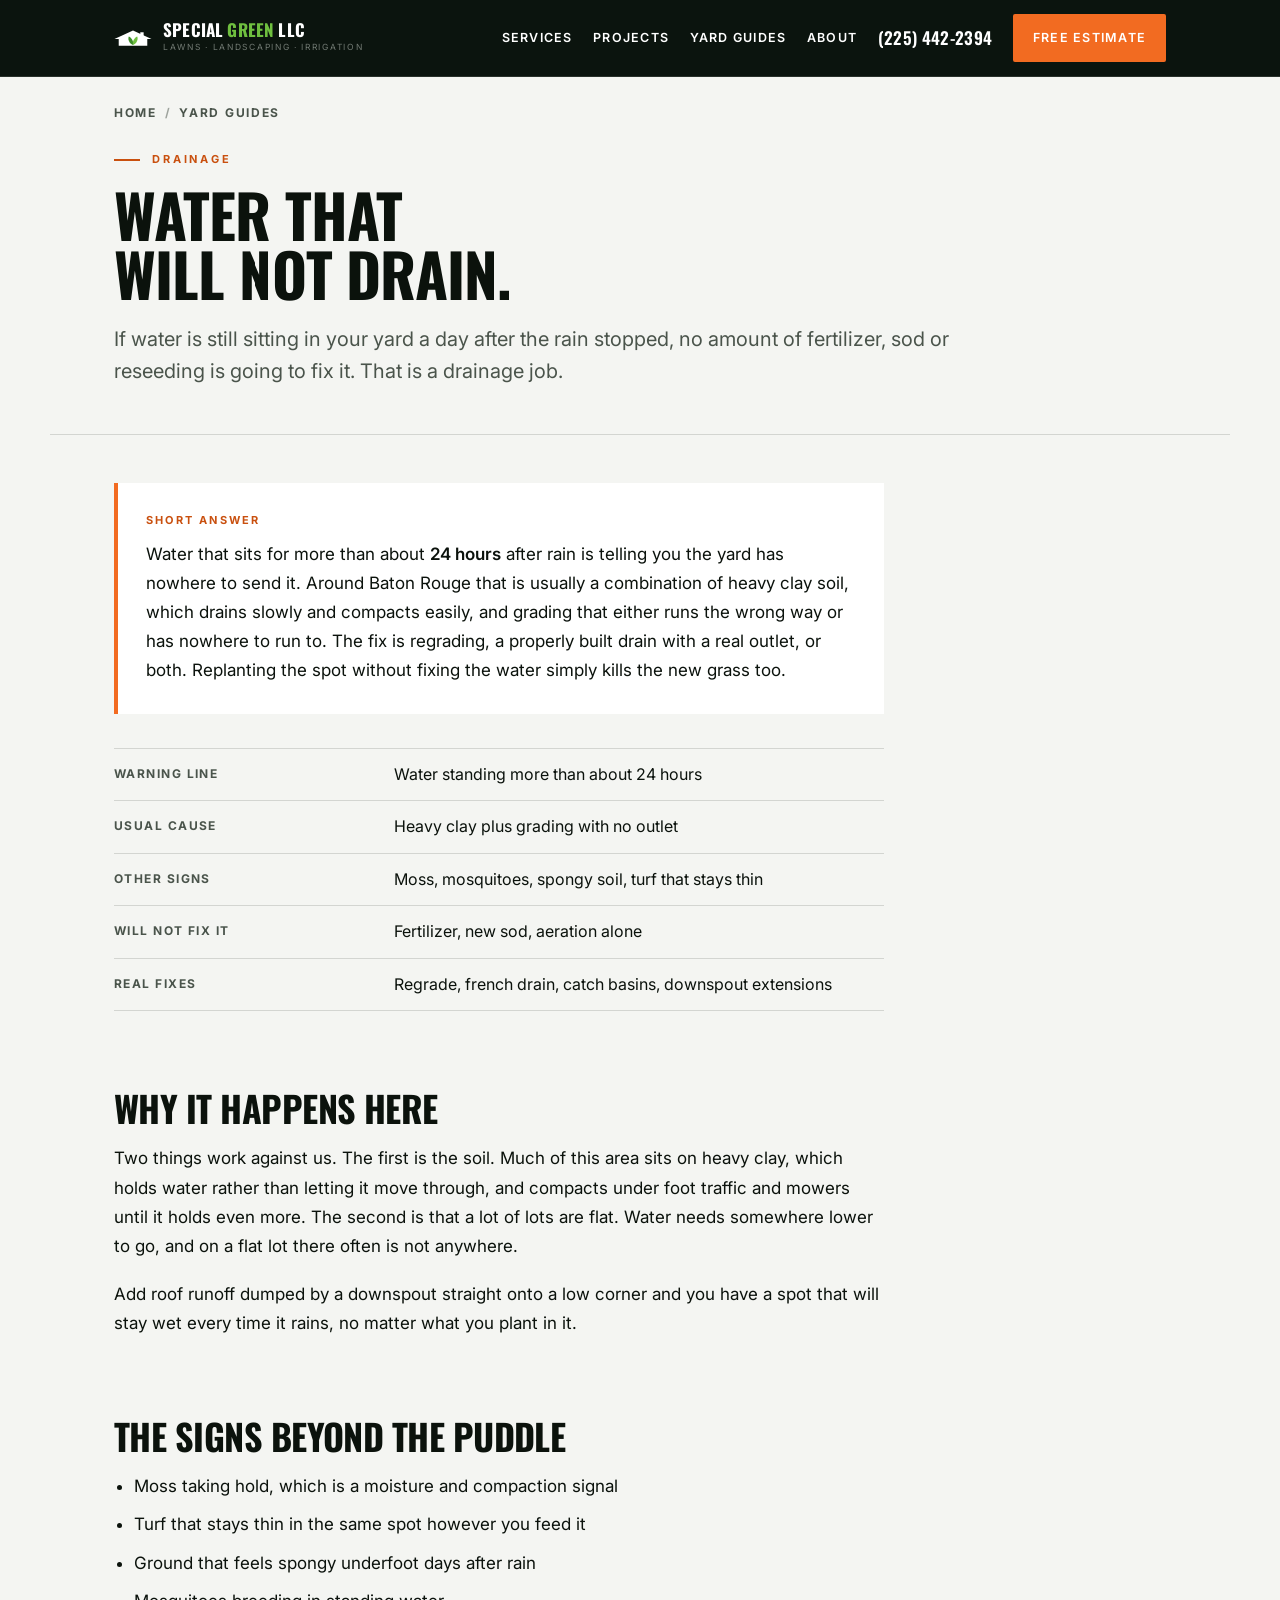
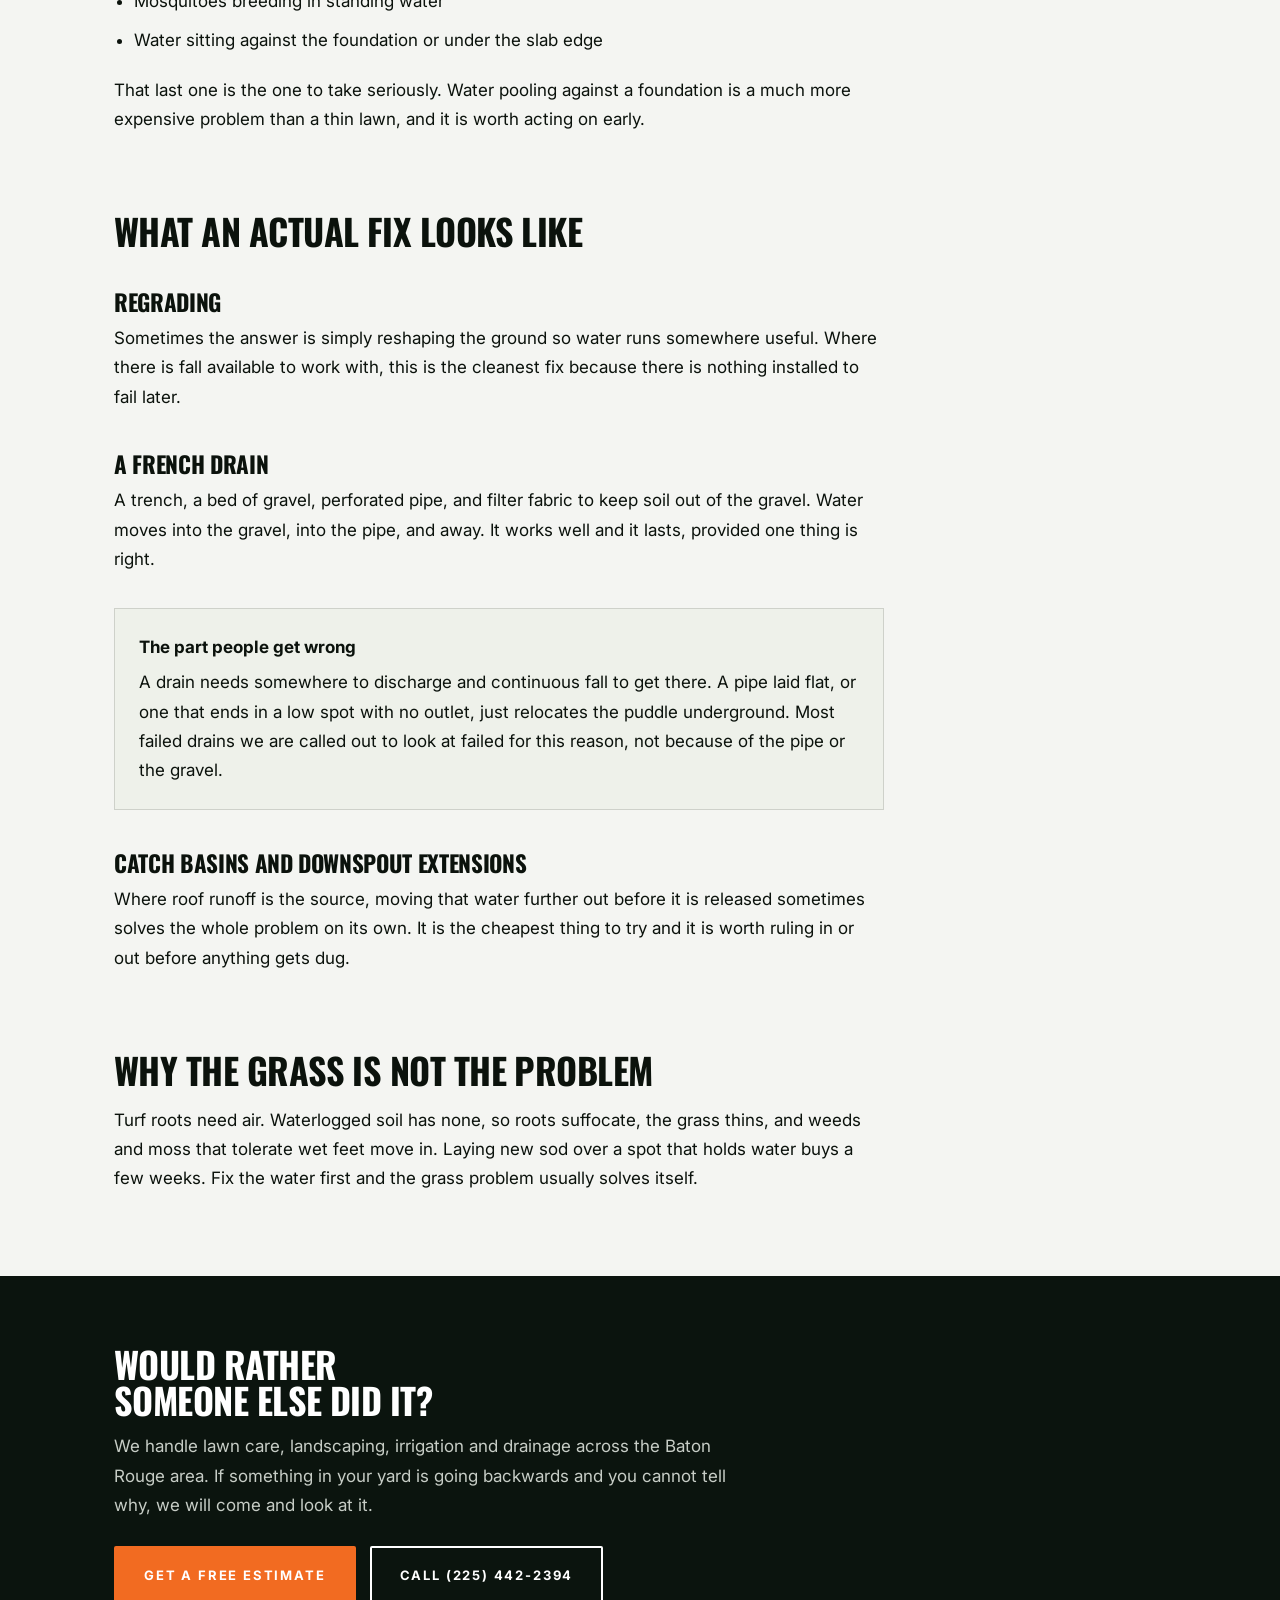
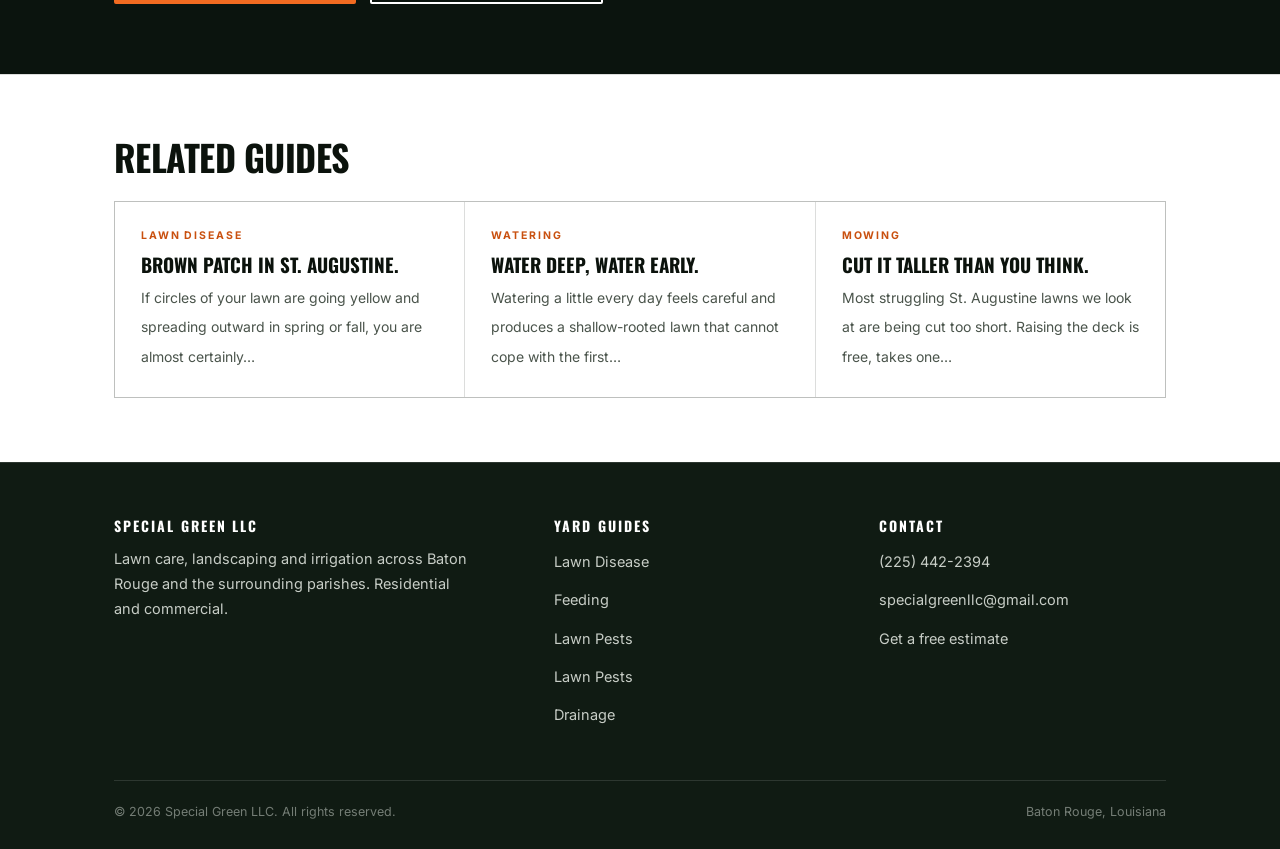
<file: guides/yard-holds-water-after-rain/index.html>
<!doctype html>
<html lang="en">
<head>
<meta charset="utf-8"/>
<meta name="viewport" content="width=device-width,initial-scale=1"/>
<title>Yard Holds Water After Rain? Here Is Why, and What Fixes It | Special Green</title>
<meta name="description" content="Standing water in a Baton Rouge yard is a grading and drainage problem, not a grass problem. Why our clay soil causes it and what a real fix involves."/>
<meta name="theme-color" content="#0B140E"/>
<meta name="robots" content="noindex,nofollow"/>
<link rel="canonical" href="https://specialgreenbr.com/guides/yard-holds-water-after-rain/"/>
<link rel="icon" type="image/svg+xml" href="/brand/favicon.svg"/>
<meta property="og:type" content="article"/>
<meta property="og:site_name" content="Special Green"/>
<meta property="og:url" content="https://specialgreenbr.com/guides/yard-holds-water-after-rain/"/>
<meta property="og:title" content="Yard Holds Water After Rain? Here Is Why, and What Fixes It | Special Green"/>
<meta property="og:description" content="Standing water in a Baton Rouge yard is a grading and drainage problem, not a grass problem. Why our clay soil causes it and what a real fix involves."/>
<meta property="og:image" content="https://specialgreenbr.com/assets/og-hero.jpg"/>
<meta name="twitter:card" content="summary_large_image"/>
<link rel="preconnect" href="https://fonts.googleapis.com"/>
<link rel="preconnect" href="https://fonts.gstatic.com" crossorigin/>
<link href="https://fonts.googleapis.com/css2?family=Oswald:wght@500;600;700&family=Inter:wght@400;500;600;700&display=swap" rel="stylesheet"/>
<link rel="stylesheet" href="/assets/site.css"/>
<script type="application/ld+json">{"@context": "https://schema.org", "@type": "Article", "headline": "Yard Holds Water After Rain? Here Is Why, and What Fixes It", "description": "Standing water in a Baton Rouge yard is a grading and drainage problem, not a grass problem. Why our clay soil causes it and what a real fix involves.", "about": "Lawn care in Baton Rouge, Louisiana", "image": "https://specialgreenbr.com/assets/og-hero.jpg", "mainEntityOfPage": {"@type": "WebPage", "@id": "https://specialgreenbr.com/guides/yard-holds-water-after-rain/"}, "publisher": {"@type": "Organization", "name": "Special Green LLC", "url": "https://specialgreenbr.com/"}}</script>
<script type="application/ld+json">{"@context": "https://schema.org", "@type": "BreadcrumbList", "itemListElement": [{"@type": "ListItem", "position": 1, "name": "Home", "item": "https://specialgreenbr.com/"}, {"@type": "ListItem", "position": 2, "name": "Yard Guides", "item": "https://specialgreenbr.com/guides/"}, {"@type": "ListItem", "position": 3, "name": "Water That Will Not Drain.", "item": "https://specialgreenbr.com/guides/yard-holds-water-after-rain/"}]}</script>
</head>
<body>
<a class="skip" href="#main">Skip to content</a>
<header class="header">
  <div class="wrap">
    <a href="/" class="logo"><svg class="mark" viewBox="150 14 500 214" aria-hidden="true"><rect x="496" y="44" width="44" height="62" class="body"/><path class="body" d="M400 20 L644 132 L588 132 L588 222 L212 222 L212 132 L156 132 Z"/><path class="leaf-b" d="M399 212 C352 190 328 140 344 100 C388 118 410 168 399 212 Z"/><path class="leaf-a" d="M401 212 C448 190 472 140 456 100 C412 118 390 168 401 212 Z"/></svg><span class="wordmark"><b>SPECIAL <i>GREEN</i> LLC</b><em>Lawns &middot; Landscaping &middot; Irrigation</em></span></a>
    <nav aria-label="Main">
      <a href="/#services">Services</a>
      <a href="/#work">Projects</a>
      <a href="/guides/">Yard Guides</a>
      <a href="/#crew">About</a>
      <a class="tel" href="tel:+12254422394">(225) 442-2394</a>
      <a href="/#estimate" class="btn btn--primary btn--sm">Free Estimate</a>
    </nav>
  </div>
</header>
<main id="main">
  <div class="wrap">
    <p class="crumb"><a href="/">Home</a><span>/</span><a href="/guides/">Yard Guides</a></p>
  </div>
  <div class="wrap masthead">
    <p class="eyebrow">Drainage</p>
    <h1>Water That<br>Will Not Drain.</h1>
    <p class="standfirst">If water is still sitting in your yard a day after the rain stopped, no amount of fertilizer, sod or reseeding is going to fix it. That is a drainage job.</p>
  </div>
  <div class="wrap">
    <article>
      <div class="answer"><span class="lbl">Short answer</span><p>Water that sits for more than about <strong>24 hours</strong> after rain is telling you the yard has nowhere to send it. Around Baton Rouge that is usually a combination of heavy clay soil, which drains slowly and compacts easily, and grading that either runs the wrong way or has nowhere to run to. The fix is regrading, a properly built drain with a real outlet, or both. Replanting the spot without fixing the water simply kills the new grass too.</p></div>
      <ul class="keyfacts"><li><span class="k">Warning line</span><span class="v">Water standing more than about 24 hours</span></li><li><span class="k">Usual cause</span><span class="v">Heavy clay plus grading with no outlet</span></li><li><span class="k">Other signs</span><span class="v">Moss, mosquitoes, spongy soil, turf that stays thin</span></li><li><span class="k">Will not fix it</span><span class="v">Fertilizer, new sod, aeration alone</span></li><li><span class="k">Real fixes</span><span class="v">Regrade, french drain, catch basins, downspout extensions</span></li></ul>
      
<h2>Why it happens here</h2>
<p>Two things work against us. The first is the soil. Much of this area sits on heavy
clay, which holds water rather than letting it move through, and compacts under foot
traffic and mowers until it holds even more. The second is that a lot of lots are flat.
Water needs somewhere lower to go, and on a flat lot there often is not anywhere.</p>
<p>Add roof runoff dumped by a downspout straight onto a low corner and you have a spot
that will stay wet every time it rains, no matter what you plant in it.</p>

<h2>The signs beyond the puddle</h2>
<ul>
<li>Moss taking hold, which is a moisture and compaction signal</li>
<li>Turf that stays thin in the same spot however you feed it</li>
<li>Ground that feels spongy underfoot days after rain</li>
<li>Mosquitoes breeding in standing water</li>
<li>Water sitting against the foundation or under the slab edge</li>
</ul>
<p>That last one is the one to take seriously. Water pooling against a foundation is a
much more expensive problem than a thin lawn, and it is worth acting on early.</p>

<h2>What an actual fix looks like</h2>
<h3>Regrading</h3>
<p>Sometimes the answer is simply reshaping the ground so water runs somewhere useful.
Where there is fall available to work with, this is the cleanest fix because there is
nothing installed to fail later.</p>

<h3>A french drain</h3>
<p>A trench, a bed of gravel, perforated pipe, and filter fabric to keep soil out of the
gravel. Water moves into the gravel, into the pipe, and away. It works well and it lasts,
provided one thing is right.</p>

<div class="note"><b>The part people get wrong</b>
<p>A drain needs somewhere to discharge and continuous fall to get there. A pipe laid
flat, or one that ends in a low spot with no outlet, just relocates the puddle
underground. Most failed drains we are called out to look at failed for this reason, not
because of the pipe or the gravel.</p></div>

<h3>Catch basins and downspout extensions</h3>
<p>Where roof runoff is the source, moving that water further out before it is released
sometimes solves the whole problem on its own. It is the cheapest thing to try and it is
worth ruling in or out before anything gets dug.</p>

<h2>Why the grass is not the problem</h2>
<p>Turf roots need air. Waterlogged soil has none, so roots suffocate, the grass thins,
and weeds and moss that tolerate wet feet move in. Laying new sod over a spot that holds
water buys a few weeks. Fix the water first and the grass problem usually solves itself.</p>

    </article>
  </div>
</main>

<section class="cta">
  <div class="wrap">
    <h2>Would Rather<br>Someone Else Did It?</h2>
    <p>We handle lawn care, landscaping, irrigation and drainage across the Baton Rouge
      area. If something in your yard is going backwards and you cannot tell why, we will
      come and look at it.</p>
    <div class="row">
      <a class="btn btn--primary" href="/#estimate">Get a Free Estimate</a>
      <a class="btn btn--ghost" href="tel:+12254422394">Call (225) 442-2394</a>
    </div>
  </div>
</section>

<section class="related">
  <div class="wrap">
    <h2>Related Guides</h2>
    <div class="rel-grid"><a href="/guides/brown-patch-st-augustine/"><span class="k">Lawn Disease</span><b>Brown Patch in St. Augustine.</b><span>If circles of your lawn are going yellow and spreading outward in spring or fall, you are almost certainly…</span></a><a href="/guides/watering-a-baton-rouge-lawn/"><span class="k">Watering</span><b>Water Deep, Water Early.</b><span>Watering a little every day feels careful and produces a shallow-rooted lawn that cannot cope with the first…</span></a><a href="/guides/mowing-height-st-augustine/"><span class="k">Mowing</span><b>Cut It Taller Than You Think.</b><span>Most struggling St. Augustine lawns we look at are being cut too short. Raising the deck is free, takes one…</span></a></div>
  </div>
</section>
<footer class="foot">
  <div class="wrap">
    <div class="cols">
      <div>
        <h3 class="h">Special Green LLC</h3>
        <p class="blurb">Lawn care, landscaping and irrigation across Baton Rouge and the
          surrounding parishes. Residential and commercial.</p>
      </div>
      <div>
        <h3 class="h">Yard Guides</h3>
        <ul><li><a href="/guides/brown-patch-st-augustine/">Lawn Disease</a></li><li><a href="/guides/when-to-fertilize-st-augustine/">Feeding</a></li><li><a href="/guides/chinch-bugs-or-drought/">Lawn Pests</a></li><li><a href="/guides/fall-armyworms/">Lawn Pests</a></li><li><a href="/guides/yard-holds-water-after-rain/">Drainage</a></li></ul>
      </div>
      <div>
        <h3 class="h">Contact</h3>
        <ul>
          <li><a href="tel:+12254422394">(225) 442-2394</a></li>
          <li><a href="mailto:specialgreenllc@gmail.com">specialgreenllc@gmail.com</a></li>
          <li><a href="/#estimate">Get a free estimate</a></li>
        </ul>
      </div>
    </div>
    <div class="base">
      <span>&copy; <span id="yr">2026</span> Special Green LLC. All rights reserved.</span>
      <span>Baton Rouge, Louisiana</span>
    </div>
  </div>
  <script>document.getElementById('yr').textContent=new Date().getFullYear();</script>
</footer>
</body>
</html>
</file>
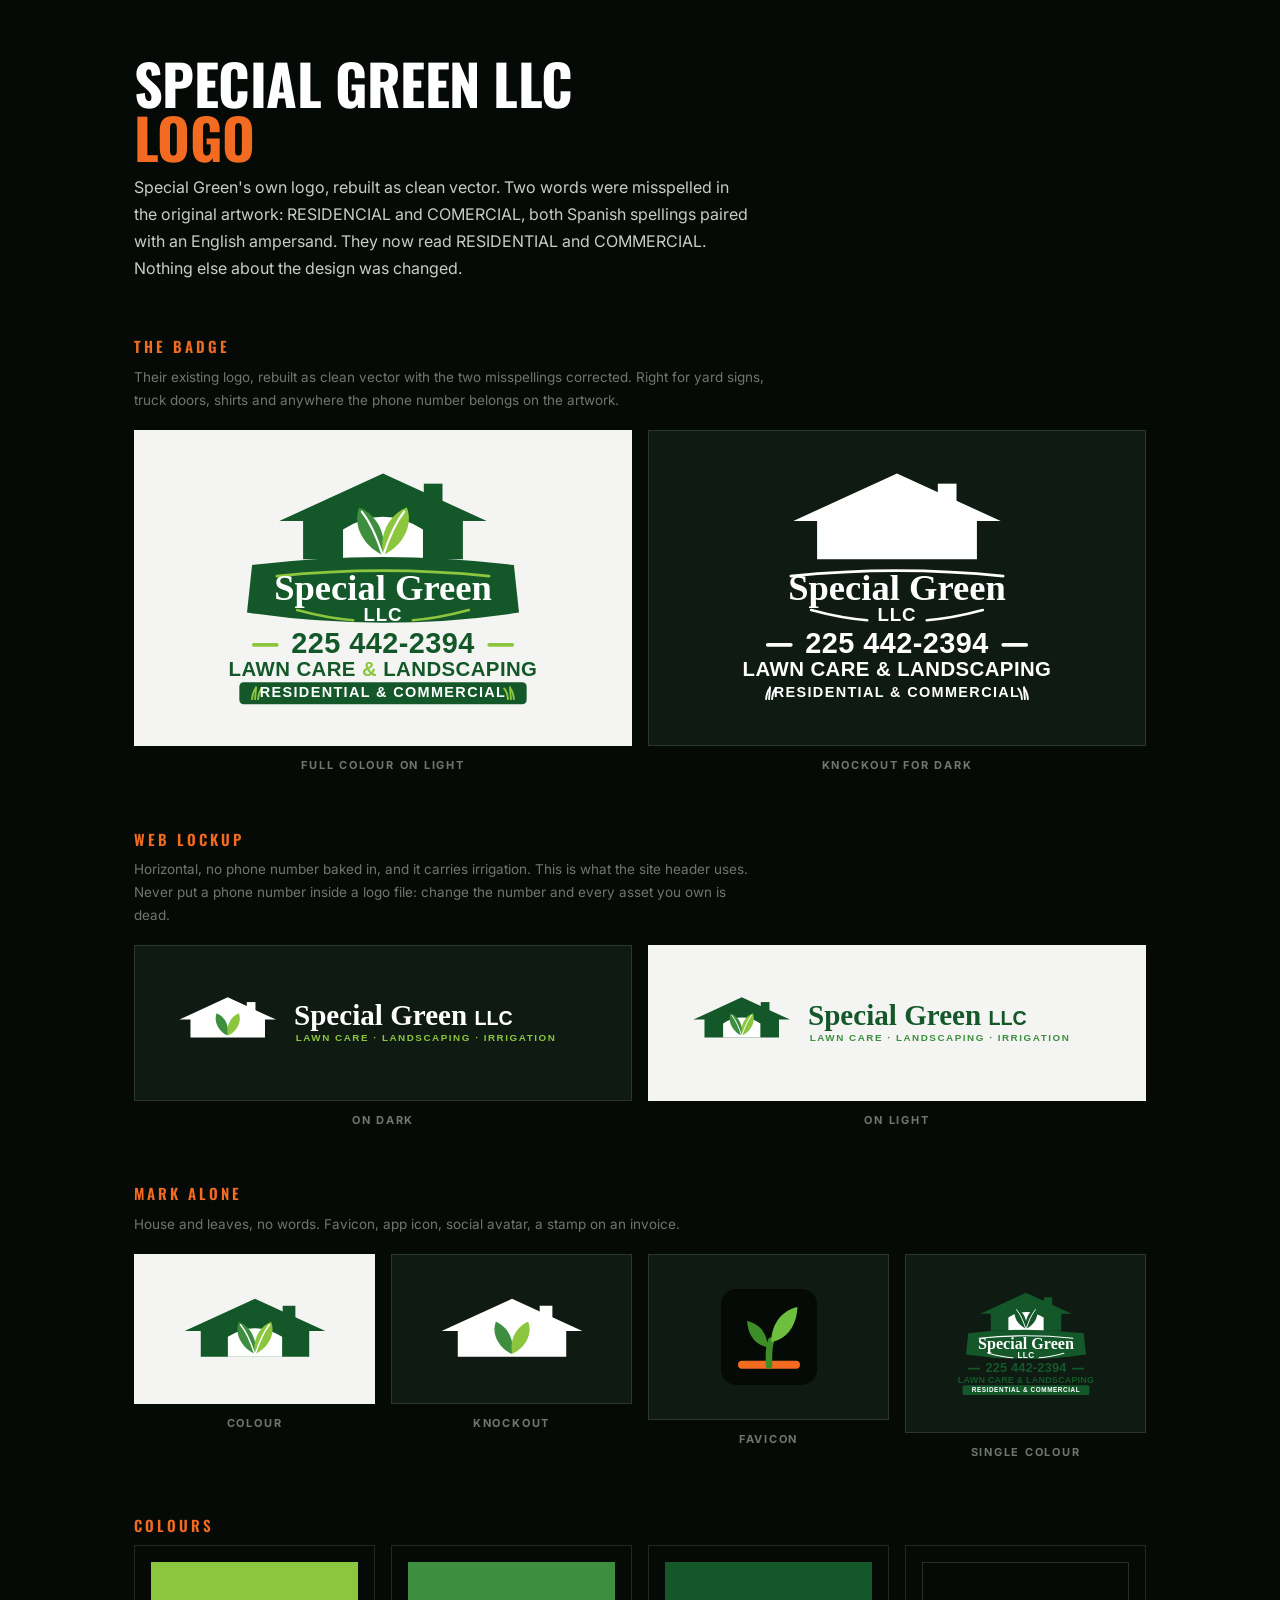
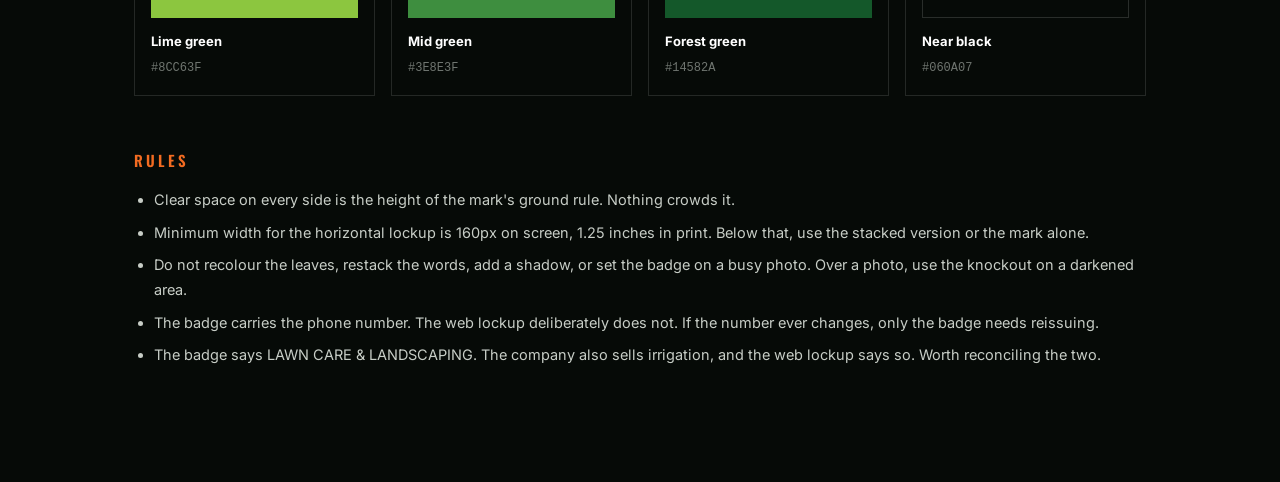
<file: brand/logo-sheet.html>
<!doctype html>
<html lang="en"><head><meta charset="utf-8"/>
<meta name="viewport" content="width=device-width,initial-scale=1"/>
<title>Special Green LLC — Logo</title>
<link href="https://fonts.googleapis.com/css2?family=Oswald:wght@500;600;700&family=Inter:wght@400;600;700&display=swap" rel="stylesheet"/>
<style>
:root{--bg:#060A07;--panel:#0E1A12;--line:rgba(255,255,255,.12);--ink:#fff;--soft:#C7CDC6;
      --faint:rgba(199,205,198,.55);--orange:#F26B21;--green:#6FBF3F;--paper:#F4F5F2;--dark-ink:#0B120C}
*{box-sizing:border-box}
body{margin:0;background:var(--bg);color:var(--ink);font:16px/1.7 Inter,-apple-system,"Segoe UI",Helvetica,Arial,sans-serif}
.wrap{max-width:1060px;margin:0 auto;padding:56px 24px 100px}
h1{font-family:Oswald,"Arial Narrow",Impact,sans-serif;font-size:clamp(32px,5vw,56px);text-transform:uppercase;
   letter-spacing:-.01em;line-height:.96;margin:0 0 10px}
h1 span{color:var(--orange)}
.sub{color:var(--soft);margin:0 0 46px;max-width:62ch}
h2{font-family:Oswald,"Arial Narrow",Impact,sans-serif;font-size:15px;letter-spacing:.2em;text-transform:uppercase;
   color:var(--orange);margin:52px 0 6px;font-weight:600}
.note{color:var(--faint);font-size:13.5px;margin:0 0 18px;max-width:70ch}
.panel{border:1px solid var(--line);padding:34px;display:flex;align-items:center;justify-content:center;min-height:150px}
.panel.dark{background:var(--panel)}
.panel.light{background:var(--paper)}
.panel img{max-width:100%;height:auto}
.grid2{display:grid;grid-template-columns:1fr 1fr;gap:16px}
.grid4{display:grid;grid-template-columns:repeat(4,1fr);gap:16px}
.cap{font-size:11px;font-weight:700;letter-spacing:.16em;text-transform:uppercase;color:var(--faint);margin:10px 0 0;text-align:center}
.sizes{display:flex;align-items:flex-end;gap:34px;flex-wrap:wrap}
.sizes figure{margin:0;text-align:center}
.sizes img{display:block;margin:0 auto}
.sw{display:grid;grid-template-columns:repeat(4,1fr);gap:16px}
.sw div{border:1px solid var(--line);padding:16px}
.sw i{display:block;height:56px;margin-bottom:12px}
.sw b{display:block;font-size:13px}
.sw code{font-size:12px;color:var(--faint);font-family:ui-monospace,SFMono-Regular,Menlo,monospace}
ul{color:var(--soft);font-size:14.5px;padding-left:20px}
li{margin-bottom:8px}
@media(max-width:760px){.grid2,.grid4,.sw{grid-template-columns:1fr 1fr}}
@media(max-width:460px){.grid4,.sw{grid-template-columns:1fr}}
</style></head><body>
<div class="wrap">
<h1>Special Green LLC<br><span>Logo</span></h1>
<p class="sub">Special Green's own logo, rebuilt as clean vector. Two words were misspelled in the original artwork: RESIDENCIAL and COMERCIAL, both Spanish spellings paired with an English ampersand. They now read RESIDENTIAL and COMMERCIAL. Nothing else about the design was changed.</p>

<h2>The badge</h2>
<p class="note">Their existing logo, rebuilt as clean vector with the two misspellings corrected. Right for yard signs, truck doors, shirts and anywhere the phone number belongs on the artwork.</p>
<div class="grid2">
  <div><div class="panel light"><img src="badge-color.svg" alt="Badge, full colour" style="max-width:340px"/></div><p class="cap">Full colour on light</p></div>
  <div><div class="panel dark"><img src="badge-white.svg" alt="Badge, knockout" style="max-width:340px"/></div><p class="cap">Knockout for dark</p></div>
</div>

<h2>Web lockup</h2>
<p class="note">Horizontal, no phone number baked in, and it carries irrigation. This is what the site header uses. Never put a phone number inside a logo file: change the number and every asset you own is dead.</p>
<div class="grid2">
  <div><div class="panel dark"><img src="web-horizontal-dark.svg" alt="Web lockup on dark"/></div><p class="cap">On dark</p></div>
  <div><div class="panel light"><img src="web-horizontal-light.svg" alt="Web lockup on light"/></div><p class="cap">On light</p></div>
</div>

<h2>Mark alone</h2>
<p class="note">House and leaves, no words. Favicon, app icon, social avatar, a stamp on an invoice.</p>
<div class="grid4">
  <div><div class="panel light"><img src="mark-color.svg" alt="Mark" style="max-width:150px"/></div><p class="cap">Colour</p></div>
  <div><div class="panel dark"><img src="mark-knockout.svg" alt="Mark knockout" style="max-width:150px"/></div><p class="cap">Knockout</p></div>
  <div><div class="panel dark"><img src="favicon.svg" alt="Favicon" style="max-width:96px"/></div><p class="cap">Favicon</p></div>
  <div><div class="panel dark"><img src="badge-onecolor-dark.svg" alt="Single colour" style="max-width:150px"/></div><p class="cap">Single colour</p></div>
</div>

<h2>Colours</h2>
<div class="sw">
  <div><i style="background:#8CC63F"></i><b>Lime green</b><code>#8CC63F</code></div>
  <div><i style="background:#3E8E3F"></i><b>Mid green</b><code>#3E8E3F</code></div>
  <div><i style="background:#14582A"></i><b>Forest green</b><code>#14582A</code></div>
  <div><i style="background:#060A07;border:1px solid rgba(255,255,255,.14)"></i><b>Near black</b><code>#060A07</code></div>
</div>

<h2>Rules</h2>
<ul>
  <li>Clear space on every side is the height of the mark's ground rule. Nothing crowds it.</li>
  <li>Minimum width for the horizontal lockup is 160px on screen, 1.25 inches in print. Below that, use the stacked version or the mark alone.</li>
  <li>Do not recolour the leaves, restack the words, add a shadow, or set the badge on a busy photo. Over a photo, use the knockout on a darkened area.</li>
  <li>The badge carries the phone number. The web lockup deliberately does not. If the number ever changes, only the badge needs reissuing.</li>
  <li>The badge says LAWN CARE &amp; LANDSCAPING. The company also sells irrigation, and the web lockup says so. Worth reconciling the two.</li>
</ul>
</div></body></html>
</file>
<file: assets/site.css>
/* ========================================================================
   SPECIAL GREEN — shared stylesheet for the guide pages under /guides/.

   The homepage keeps its own inline CSS. The tokens below are duplicated
   from index.html's :root on purpose: index.html is about to go live and a
   CSS refactor of it is not worth the risk today. If the brand colours ever
   change, they change in both places. That is the known cost of this file.
   ======================================================================== */

:root{
  --black-green:#0B140E;
  --forest:#16281C;
  --near-black:#101B13;
  --white:#FFFFFF;
  --soft:#C7CDC6;
  --faint:rgba(199,205,198,.55);

  --orange:#F26B21;
  --orange-hot:#FF7C2E;
  --orange-deep:#C9500F;
  --fresh:#6FBF3F;

  --paper:#F4F5F2;
  --ink:#0B120C;
  --ink-soft:#4A544B;
  --hair-dark:rgba(255,255,255,.12);
  --hair-light:rgba(11,18,12,.14);

  --head:"Oswald","Arial Narrow",Impact,"Haettenschweiler",sans-serif;
  --body:"Inter",-apple-system,BlinkMacSystemFont,"Segoe UI",Helvetica,Arial,sans-serif;

  --gutter:clamp(20px,5vw,64px);
  --max:1180px;
  --measure:70ch;
  color-scheme:light;
}

*,*::before,*::after{box-sizing:border-box}
html{scroll-behavior:smooth}
@media (prefers-reduced-motion:reduce){html{scroll-behavior:auto}*{animation:none!important;transition:none!important}}

body{
  margin:0;background:var(--paper);color:var(--ink);
  font-family:var(--body);font-size:17px;line-height:1.72;
  -webkit-font-smoothing:antialiased;overflow-x:hidden;
}
img{max-width:100%;display:block}
a{color:inherit}
:focus-visible{outline:3px solid var(--orange-deep);outline-offset:3px}
.skip{position:absolute;left:-9999px;top:0;z-index:99;background:var(--orange);color:#fff;
  padding:14px 20px;font-weight:700;letter-spacing:.14em;text-transform:uppercase;font-size:12px}
.skip:focus{left:0}
.wrap{max-width:var(--max);margin:0 auto;padding-inline:var(--gutter)}

h1,h2,h3,.h{font-family:var(--head);font-weight:700;text-transform:uppercase;
  letter-spacing:-.015em;line-height:1;margin:0}
h1{font-size:clamp(34px,5.4vw,60px);line-height:.98}
h2{font-size:clamp(24px,3vw,36px);margin-top:2.2em;margin-bottom:.5em}
h3{font-size:clamp(18px,2vw,23px);margin-top:1.8em;margin-bottom:.45em}
p{margin:0 0 1.1em}
strong{font-weight:600}

/* ---------- header ---------- */
.header{background:var(--black-green);color:var(--white);position:sticky;top:0;z-index:60;
  border-bottom:1px solid var(--hair-dark)}
.header .wrap{display:flex;align-items:center;gap:22px;padding-block:14px}
.logo{display:flex;align-items:center;gap:11px;text-decoration:none;color:var(--white);flex:none}
.logo .mark{width:38px;height:auto;flex:none}
.logo .mark .body{fill:#fff}
.logo .mark .leaf-a{fill:var(--fresh)}
.logo .mark .leaf-b{fill:var(--green-deep,#3E8E28)}
.wordmark b{font-family:var(--head);font-size:17px;letter-spacing:.01em;display:block;line-height:1.05}
.wordmark i{font-style:normal;color:var(--fresh)}
.wordmark em{font-style:normal;display:block;font-size:8.5px;letter-spacing:.2em;
  text-transform:uppercase;color:var(--faint);margin-top:2px}
.header nav{margin-left:auto;display:flex;align-items:center;gap:clamp(12px,1.6vw,24px)}
.header nav a{font-size:12.5px;font-weight:600;letter-spacing:.1em;text-transform:uppercase;
  text-decoration:none;color:var(--white);white-space:nowrap}
.header nav a:hover{color:var(--orange)}
.header .tel{font-family:var(--head);font-size:17px;letter-spacing:.02em}
@media (max-width:900px){.header nav a:not(.btn):not(.tel){display:none}}
@media (max-width:520px){
  .header .tel{display:none}
  .header .wrap{gap:12px}
  .wordmark b{font-size:15px}
  .wordmark em{display:none}
  .header .btn--sm{padding:10px 12px;font-size:10px;letter-spacing:.08em}
}

.btn{display:inline-flex;align-items:center;justify-content:center;gap:10px;
  font-family:var(--body);font-size:13px;font-weight:700;letter-spacing:.14em;text-transform:uppercase;
  padding:16px 28px;border-radius:2px;border:2px solid transparent;cursor:pointer;text-decoration:none;
  transition:background .18s ease,color .18s ease,border-color .18s ease}
.btn--primary{background:var(--orange);color:var(--white);border-color:var(--orange)}
.btn--primary:hover{background:var(--orange-hot);border-color:var(--orange-hot)}
.btn--sm{padding:11px 18px;font-size:11.5px}
.btn--ghost{border-color:currentColor}
.btn--ghost:hover{background:var(--white);color:var(--black-green)}

/* ---------- article ---------- */
.crumb{font-size:12px;font-weight:700;letter-spacing:.14em;text-transform:uppercase;
  color:var(--ink-soft);padding-block:26px 0}
.crumb a{color:var(--ink-soft);text-decoration:none}
.crumb a:hover{color:var(--orange-deep)}
.crumb span{margin-inline:8px;opacity:.5}

.masthead{padding-block:14px clamp(30px,4vw,46px);border-bottom:1px solid var(--hair-light)}
.masthead .eyebrow{font-size:11px;font-weight:700;letter-spacing:.26em;text-transform:uppercase;
  color:var(--orange-deep);margin:0 0 16px;display:flex;align-items:center;gap:12px}
.masthead .eyebrow::before{content:"";width:26px;height:2px;background:var(--orange-deep);flex:none}
.masthead h1{max-width:20ch}
.masthead .standfirst{font-size:clamp(17px,1.7vw,20px);line-height:1.62;color:var(--ink-soft);
  max-width:var(--measure);margin:20px 0 0}

article{padding-block:clamp(30px,4vw,48px) clamp(40px,5vw,64px)}
article > *{max-width:var(--measure)}
article ul,article ol{max-width:var(--measure);padding-left:1.15em;margin:0 0 1.2em}
article li{margin-bottom:.55em}
article a{color:var(--orange-deep);text-decoration:underline;text-underline-offset:3px}
article a:hover{text-decoration-thickness:2px}

/* the short answer box: what a search result should be able to lift */
.answer{background:var(--white);border-left:4px solid var(--orange);
  padding:clamp(20px,2.4vw,28px);margin:0 0 2em;max-width:var(--measure)}
.answer p:last-child{margin-bottom:0}
.answer .lbl{display:block;font-size:11px;font-weight:700;letter-spacing:.2em;text-transform:uppercase;
  color:var(--orange-deep);margin-bottom:10px}

.note{background:#EEF1EA;border:1px solid var(--hair-light);padding:clamp(18px,2.2vw,24px);
  margin:2em 0;max-width:var(--measure)}
.note p:last-child{margin-bottom:0}
.note b{display:block;margin-bottom:6px}

.keyfacts{list-style:none;padding:0;margin:0 0 2em;border-top:1px solid var(--hair-light);max-width:var(--measure)}
.keyfacts li{display:flex;gap:18px;padding:12px 0;border-bottom:1px solid var(--hair-light);margin:0}
.keyfacts dt,.keyfacts .k{flex:0 0 34%;font-size:12px;font-weight:700;letter-spacing:.12em;
  text-transform:uppercase;color:var(--ink-soft);padding-top:3px}
.keyfacts .v{flex:1;font-size:16px}

/* ---------- call to action ---------- */
.cta{background:var(--black-green);color:var(--white);padding-block:clamp(44px,5.5vw,70px)}
.cta h2{margin-top:0;margin-bottom:14px;color:var(--white);max-width:18ch}
.cta p{color:var(--soft);max-width:56ch}
.cta .row{display:flex;gap:14px;flex-wrap:wrap;margin-top:26px}
.cta .btn--ghost{color:var(--white)}

/* ---------- related ---------- */
.related{padding-block:clamp(40px,5vw,64px);background:var(--white);border-top:1px solid var(--hair-light)}
.related h2{margin-top:0;margin-bottom:26px}
.rel-grid{display:grid;grid-template-columns:repeat(3,1fr);gap:1px;background:var(--hair-light);
  border:1px solid var(--hair-light)}
.rel-grid a{background:var(--white);padding:clamp(20px,2.2vw,26px);text-decoration:none;display:block;
  transition:background .18s ease}
.rel-grid a:hover{background:var(--paper)}
.rel-grid .k{display:block;font-size:10.5px;font-weight:700;letter-spacing:.18em;text-transform:uppercase;
  color:var(--orange-deep);margin-bottom:9px}
.rel-grid b{font-family:var(--head);font-size:19px;text-transform:uppercase;display:block;
  line-height:1.1;margin-bottom:8px}
.rel-grid span{font-size:14px;line-height:1.6;color:var(--ink-soft)}
@media (max-width:820px){.rel-grid{grid-template-columns:1fr}}

/* ---------- index page ---------- */
.guide-grid{display:grid;grid-template-columns:repeat(2,1fr);gap:1px;background:var(--hair-light);
  border:1px solid var(--hair-light);margin-top:clamp(30px,3.6vw,44px)}
.guide-grid a{background:var(--white);padding:clamp(24px,2.6vw,34px);text-decoration:none;display:block;
  transition:background .18s ease}
.guide-grid a:hover{background:var(--paper)}
.guide-grid .k{display:block;font-size:10.5px;font-weight:700;letter-spacing:.18em;text-transform:uppercase;
  color:var(--orange-deep);margin-bottom:10px}
.guide-grid b{font-family:var(--head);font-size:clamp(20px,2.1vw,26px);text-transform:uppercase;
  display:block;line-height:1.08;margin-bottom:10px}
.guide-grid span{font-size:15px;line-height:1.62;color:var(--ink-soft);display:block;max-width:46ch}
@media (max-width:760px){.guide-grid{grid-template-columns:1fr}}

/* ---------- footer ---------- */
.foot{background:var(--near-black);color:var(--white);padding-block:clamp(38px,4.4vw,58px) 26px;
  border-top:1px solid var(--hair-dark)}
.foot .cols{display:grid;grid-template-columns:1.4fr 1fr 1fr;gap:clamp(24px,3vw,48px)}
.foot h3{font-size:14px;letter-spacing:.14em;margin:0 0 14px;color:var(--white)}
.foot ul{list-style:none;margin:0;padding:0}
.foot li{margin-bottom:9px}
.foot a{color:var(--soft);text-decoration:none;font-size:14.5px}
.foot a:hover{color:var(--orange)}
.foot .blurb{color:var(--soft);font-size:14.5px;max-width:40ch;margin:0}
.foot .base{margin-top:clamp(28px,3.4vw,42px);padding-top:20px;border-top:1px solid var(--hair-dark);
  display:flex;justify-content:space-between;gap:18px;flex-wrap:wrap;
  font-size:12.5px;color:var(--faint)}
@media (max-width:760px){.foot .cols{grid-template-columns:1fr;gap:30px}}
</file>
